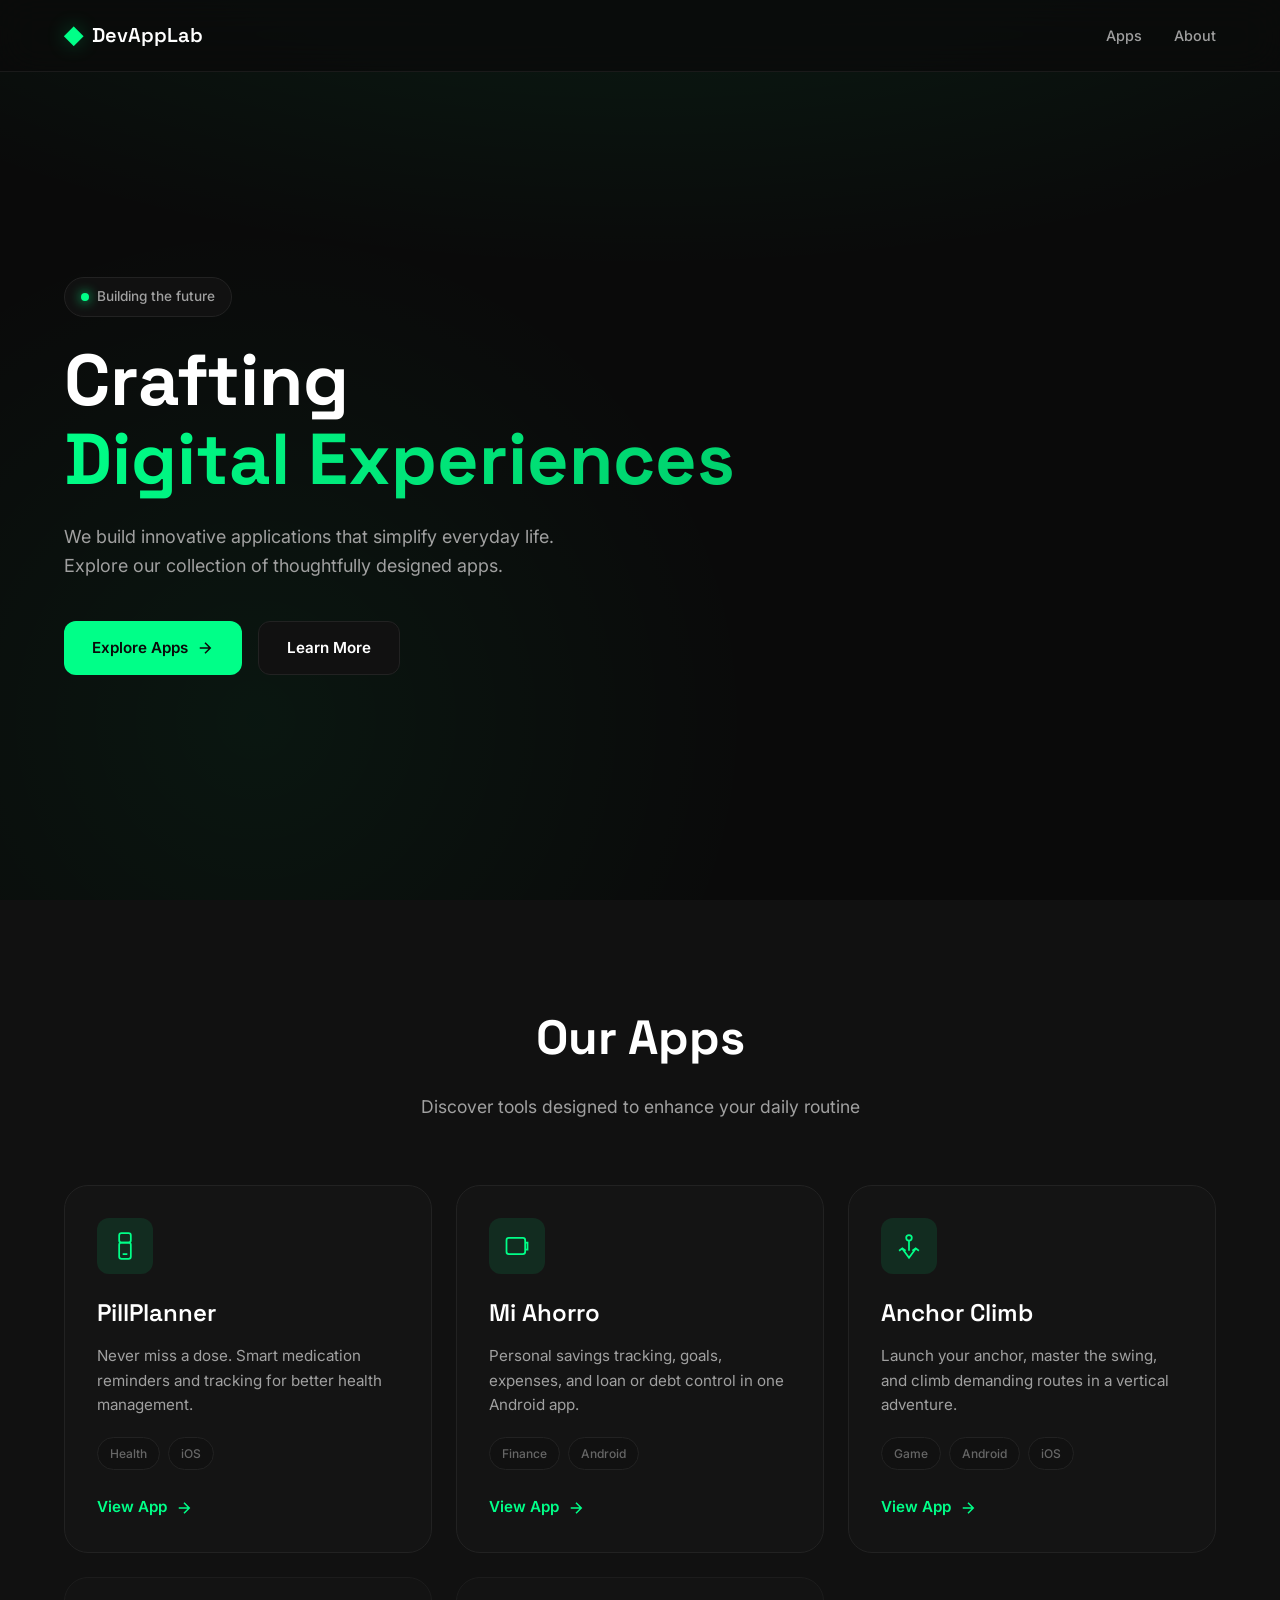
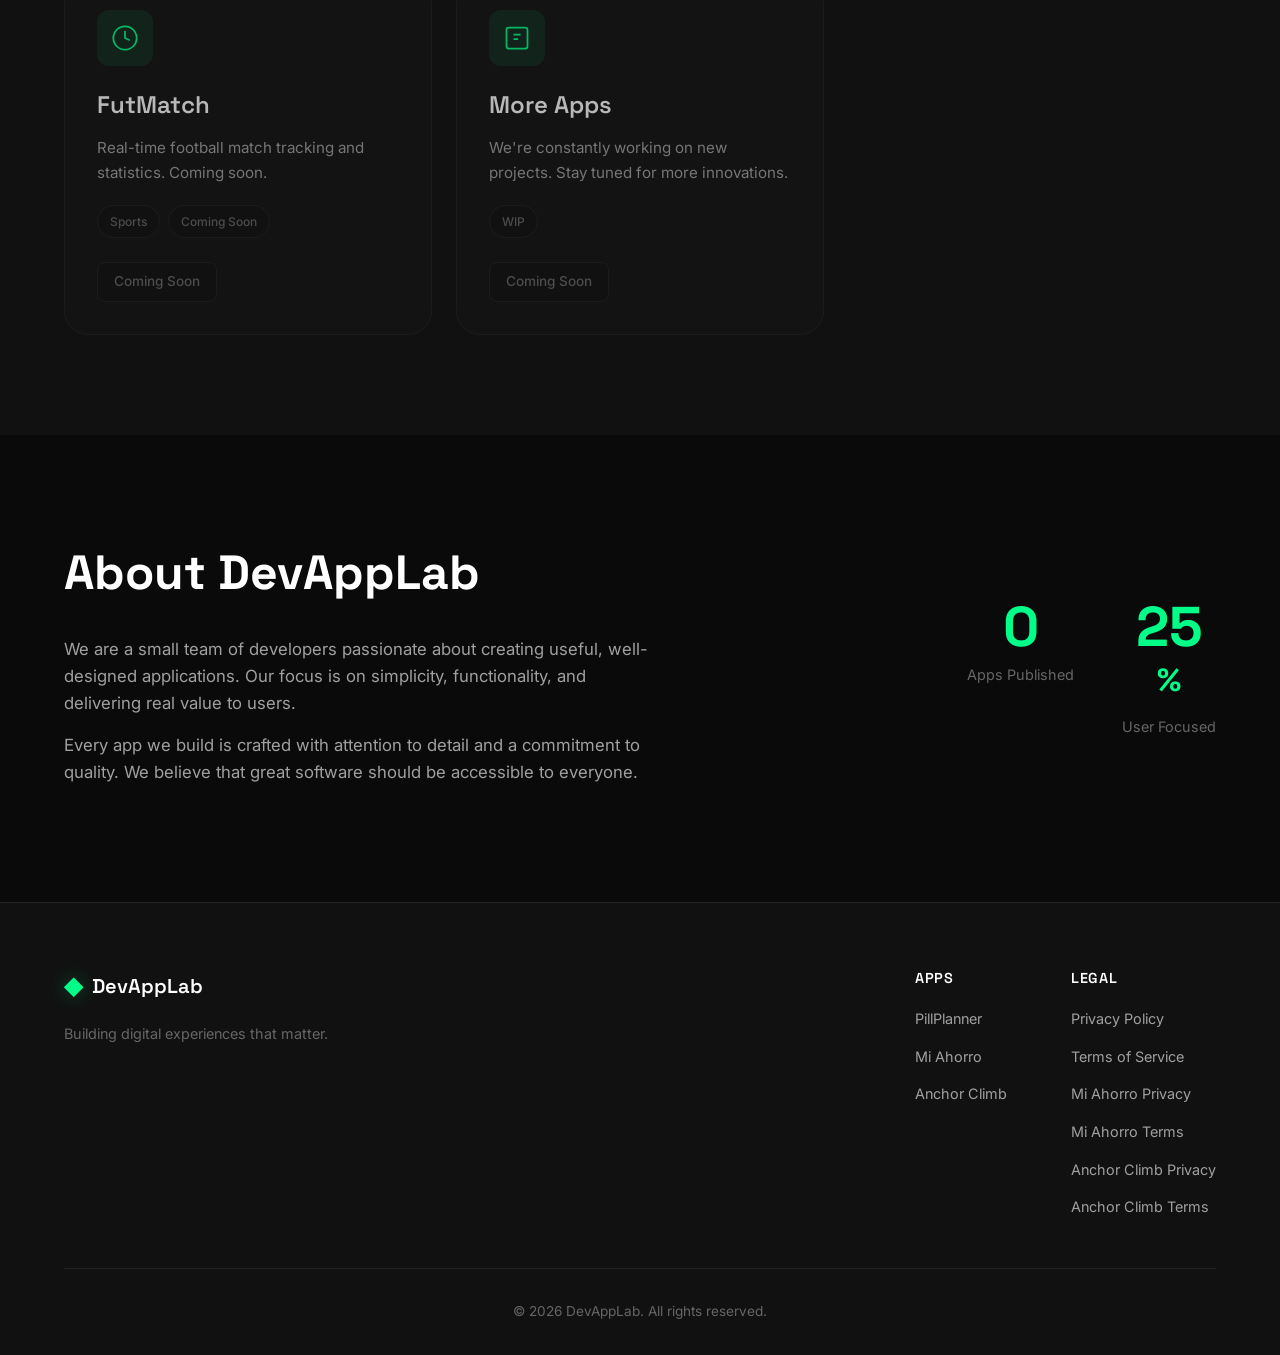
<file: docs/index.html>
<!DOCTYPE html>
<html lang="en">
<head>
    <meta charset="UTF-8">
    <meta name="viewport" content="width=device-width, initial-scale=1.0">
    <meta name="description" content="DevAppLab - Innovative apps for everyday life">
    <meta name="theme-color" content="#0a0a0a">
    <title>DevAppLab</title>
    <link rel="preconnect" href="https://fonts.googleapis.com">
    <link rel="preconnect" href="https://fonts.gstatic.com" crossorigin>
    <link href="https://fonts.googleapis.com/css2?family=Inter:wght@300;400;500;600;700&family=Space+Grotesk:wght@400;500;600;700&display=swap" rel="stylesheet">
    <link rel="stylesheet" href="css/styles.css">
</head>
<body>
    <header class="header">
        <nav class="nav container">
            <a href="/" class="logo"><span class="logo-icon">◆</span><span class="logo-text">DevAppLab</span></a>
            <ul class="nav-links"><li><a href="#apps" class="nav-link">Apps</a></li><li><a href="#about" class="nav-link">About</a></li></ul>
            <button class="nav-toggle" aria-label="Toggle navigation" aria-expanded="false"><span class="hamburger"></span></button>
        </nav>
    </header>

    <main>
        <section class="hero">
            <div class="hero-bg"></div>
            <div class="container"><div class="hero-content">
                <span class="hero-badge"><span class="badge-dot"></span>Building the future</span>
                <h1 class="hero-title"><span class="title-main">Crafting</span><span class="title-accent">Digital Experiences</span></h1>
                <p class="hero-description">We build innovative applications that simplify everyday life. Explore our collection of thoughtfully designed apps.</p>
                <div class="hero-actions">
                    <a href="#apps" class="btn btn-primary"><span>Explore Apps</span><svg class="btn-icon" viewBox="0 0 24 24" fill="none" stroke="currentColor" stroke-width="2"><path d="M5 12h14M12 5l7 7-7 7"/></svg></a>
                    <a href="#about" class="btn btn-secondary">Learn More</a>
                </div>
            </div></div>
        </section>

        <section id="apps" class="apps">
            <div class="container">
                <div class="section-header"><h2 class="section-title">Our Apps</h2><p class="section-subtitle">Discover tools designed to enhance your daily routine</p></div>
                <div class="apps-grid">
                    <article class="app-card">
                        <div class="app-card-glow"></div><div class="app-card-content">
                            <div class="app-icon"><svg viewBox="0 0 24 24" fill="none" stroke="currentColor" stroke-width="1.5"><path d="M9 1a2 2 0 0 0-2 2v4a2 2 0 0 0 2 2h6a2 2 0 0 0 2-2V3a2 2 0 0 0-2-2H9z"/><path d="M9 9a2 2 0 0 0-2 2v10a2 2 0 0 0 2 2h6a2 2 0 0 0 2-2V11a2 2 0 0 0-2-2H9z"/><path d="M10 19h4"/></svg></div>
                            <h3 class="app-name">PillPlanner</h3>
                            <p class="app-description">Never miss a dose. Smart medication reminders and tracking for better health management.</p>
                            <div class="app-tags"><span class="tag">Health</span><span class="tag">iOS</span></div>
                            <a href="apps/pillplanner/" class="app-link"><span>View App</span><svg viewBox="0 0 24 24" fill="none" stroke="currentColor" stroke-width="2"><path d="M5 12h14M12 5l7 7-7 7"/></svg></a>
                        </div>
                    </article>

                    <article class="app-card">
                        <div class="app-card-glow"></div><div class="app-card-content">
                            <div class="app-icon"><svg viewBox="0 0 24 24" fill="none" stroke="currentColor" stroke-width="1.5"><path d="M3 7a2 2 0 0 1 2-2h12a2 2 0 0 1 2 2v10a2 2 0 0 1-2 2H5a2 2 0 0 1-2-2z"/><path d="M16 12h.01"/><path d="M19 9h2v6h-2"/></svg></div>
                            <h3 class="app-name">Mi Ahorro</h3>
                            <p class="app-description">Personal savings tracking, goals, expenses, and loan or debt control in one Android app.</p>
                            <div class="app-tags"><span class="tag">Finance</span><span class="tag">Android</span></div>
                            <a href="apps/miahorro/" class="app-link"><span>View App</span><svg viewBox="0 0 24 24" fill="none" stroke="currentColor" stroke-width="2"><path d="M5 12h14M12 5l7 7-7 7"/></svg></a>
                        </div>
                    </article>

                    <article class="app-card">
                        <div class="app-card-glow"></div><div class="app-card-content">
                            <div class="app-icon"><svg viewBox="0 0 24 24" fill="none" stroke="currentColor" stroke-width="1.5"><circle cx="12" cy="5" r="2.4"/><path d="M12 7.5v8.5M6 14l6 8 6-8M3.5 16l2.8-2 2.8 2M20.5 16l-2.8-2-2.8 2"/></svg></div>
                            <h3 class="app-name">Anchor Climb</h3>
                            <p class="app-description">Launch your anchor, master the swing, and climb demanding routes in a vertical adventure.</p>
                            <div class="app-tags"><span class="tag">Game</span><span class="tag">Android</span><span class="tag">iOS</span></div>
                            <a href="apps/anchorclimb/" class="app-link"><span>View App</span><svg viewBox="0 0 24 24" fill="none" stroke="currentColor" stroke-width="2"><path d="M5 12h14M12 5l7 7-7 7"/></svg></a>
                        </div>
                    </article>

                    <article class="app-card coming-soon">
                        <div class="app-card-glow"></div><div class="app-card-content">
                            <div class="app-icon"><svg viewBox="0 0 24 24" fill="none" stroke="currentColor" stroke-width="1.5"><circle cx="12" cy="12" r="10"/><path d="M12 6v6l4 2"/></svg></div>
                            <h3 class="app-name">FutMatch</h3>
                            <p class="app-description">Real-time football match tracking and statistics. Coming soon.</p>
                            <div class="app-tags"><span class="tag">Sports</span><span class="tag">Coming Soon</span></div><span class="app-soon-badge">Coming Soon</span>
                        </div>
                    </article>

                    <article class="app-card coming-soon">
                        <div class="app-card-glow"></div><div class="app-card-content">
                            <div class="app-icon"><svg viewBox="0 0 24 24" fill="none" stroke="currentColor" stroke-width="1.5"><rect x="3" y="3" width="18" height="18" rx="2"/><path d="M9 9h6M9 13h4"/></svg></div>
                            <h3 class="app-name">More Apps</h3>
                            <p class="app-description">We're constantly working on new projects. Stay tuned for more innovations.</p>
                            <div class="app-tags"><span class="tag">WIP</span></div><span class="app-soon-badge">Coming Soon</span>
                        </div>
                    </article>
                </div>
            </div>
        </section>

        <section id="about" class="about">
            <div class="container"><div class="about-content">
                <div class="about-text"><h2 class="section-title">About DevAppLab</h2><p class="about-description">We are a small team of developers passionate about creating useful, well-designed applications. Our focus is on simplicity, functionality, and delivering real value to users.</p><p class="about-description">Every app we build is crafted with attention to detail and a commitment to quality. We believe that great software should be accessible to everyone.</p></div>
                <div class="about-stats"><div class="stat"><span class="stat-number" data-count="3">0</span><span class="stat-label">Apps Published</span></div><div class="stat"><span class="stat-number" data-count="100">0</span><span class="stat-suffix">%</span><span class="stat-label">User Focused</span></div></div>
            </div></div>
        </section>
    </main>

    <footer class="footer">
        <div class="container"><div class="footer-content">
            <div class="footer-brand"><a href="/" class="logo"><span class="logo-icon">◆</span><span class="logo-text">DevAppLab</span></a><p class="footer-tagline">Building digital experiences that matter.</p></div>
            <div class="footer-links">
                <div class="footer-column"><h4 class="footer-heading">Apps</h4><ul><li><a href="apps/pillplanner/">PillPlanner</a></li><li><a href="apps/miahorro/">Mi Ahorro</a></li><li><a href="apps/anchorclimb/">Anchor Climb</a></li></ul></div>
                <div class="footer-column"><h4 class="footer-heading">Legal</h4><ul><li><a href="apps/pillplanner/privacy.html">Privacy Policy</a></li><li><a href="apps/pillplanner/terms.html">Terms of Service</a></li><li><a href="apps/miahorro/privacy.html">Mi Ahorro Privacy</a></li><li><a href="apps/miahorro/terms.html">Mi Ahorro Terms</a></li><li><a href="apps/anchorclimb/privacy.html">Anchor Climb Privacy</a></li><li><a href="apps/anchorclimb/terms.html">Anchor Climb Terms</a></li></ul></div>
            </div>
        </div><div class="footer-bottom"><p class="copyright">&copy; 2026 DevAppLab. All rights reserved.</p></div></div>
    </footer>
    <script src="js/main.js"></script>
</body>
</html>
</file>
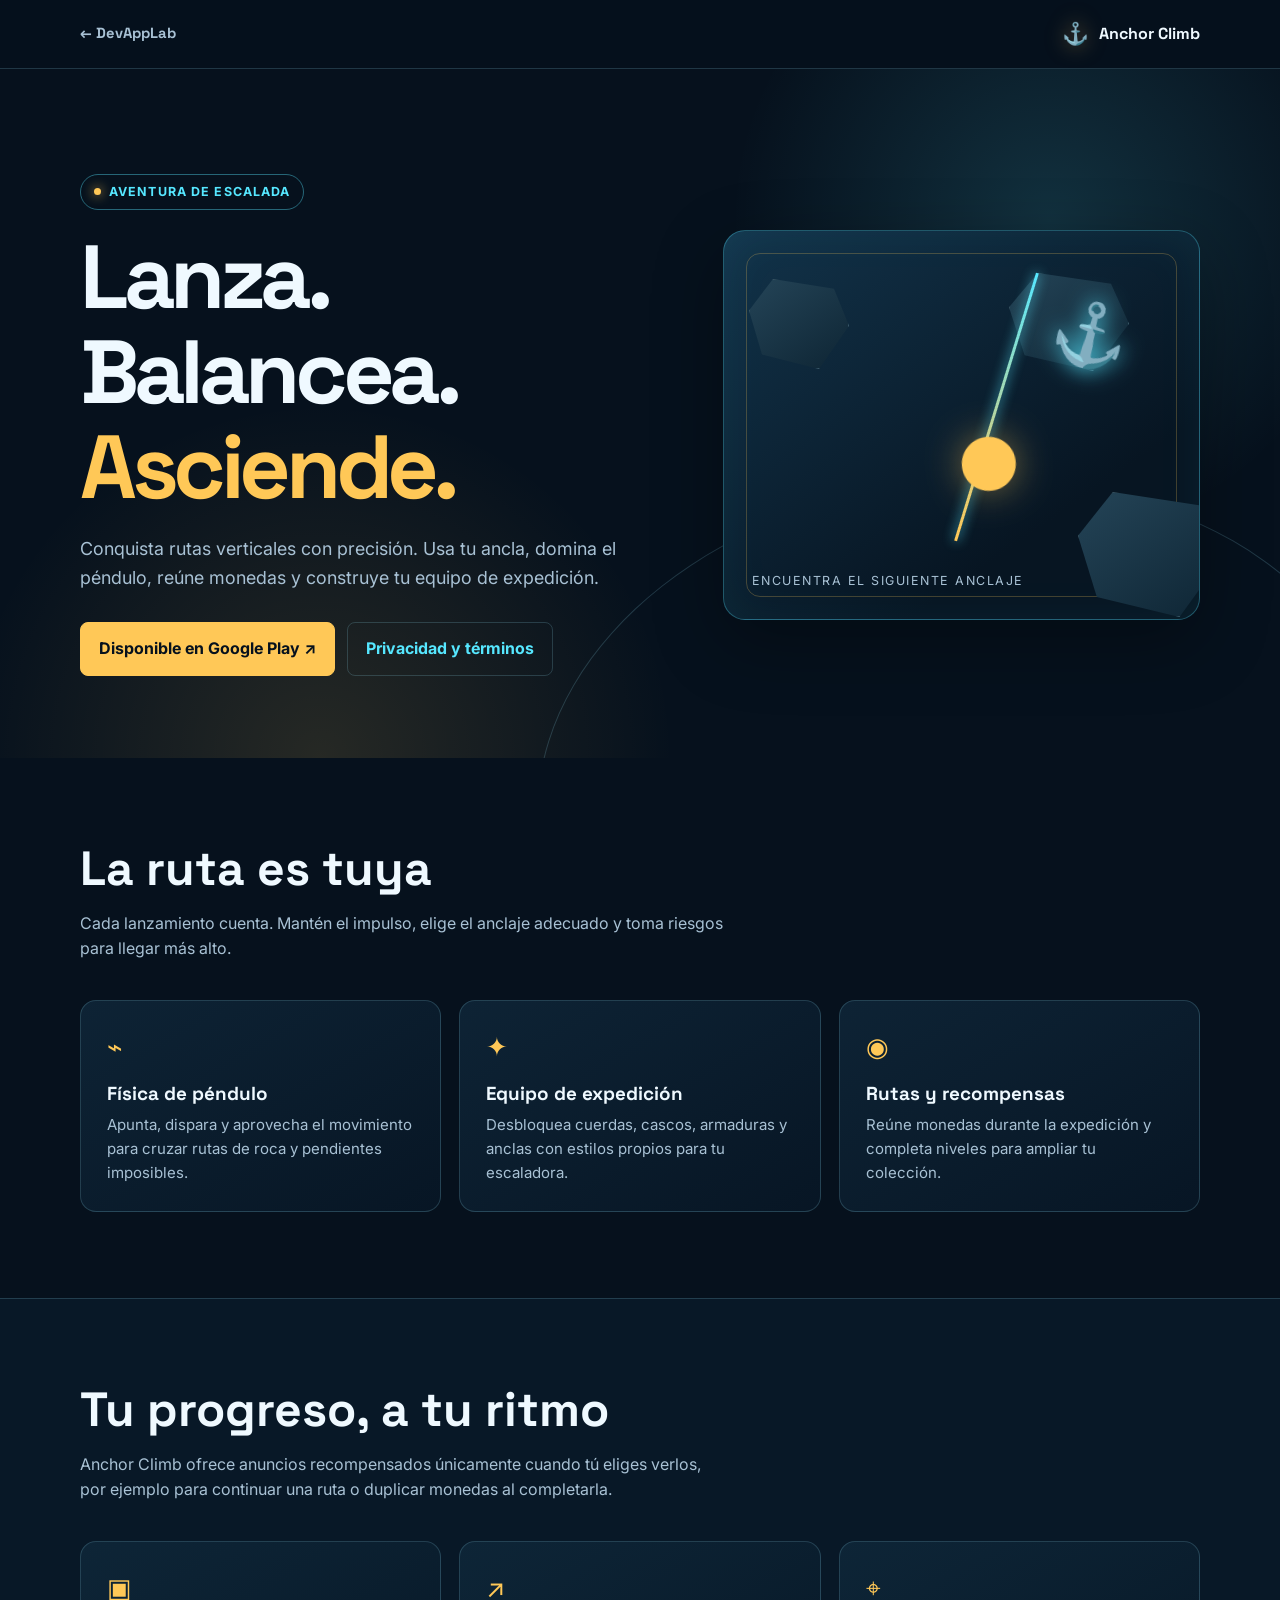
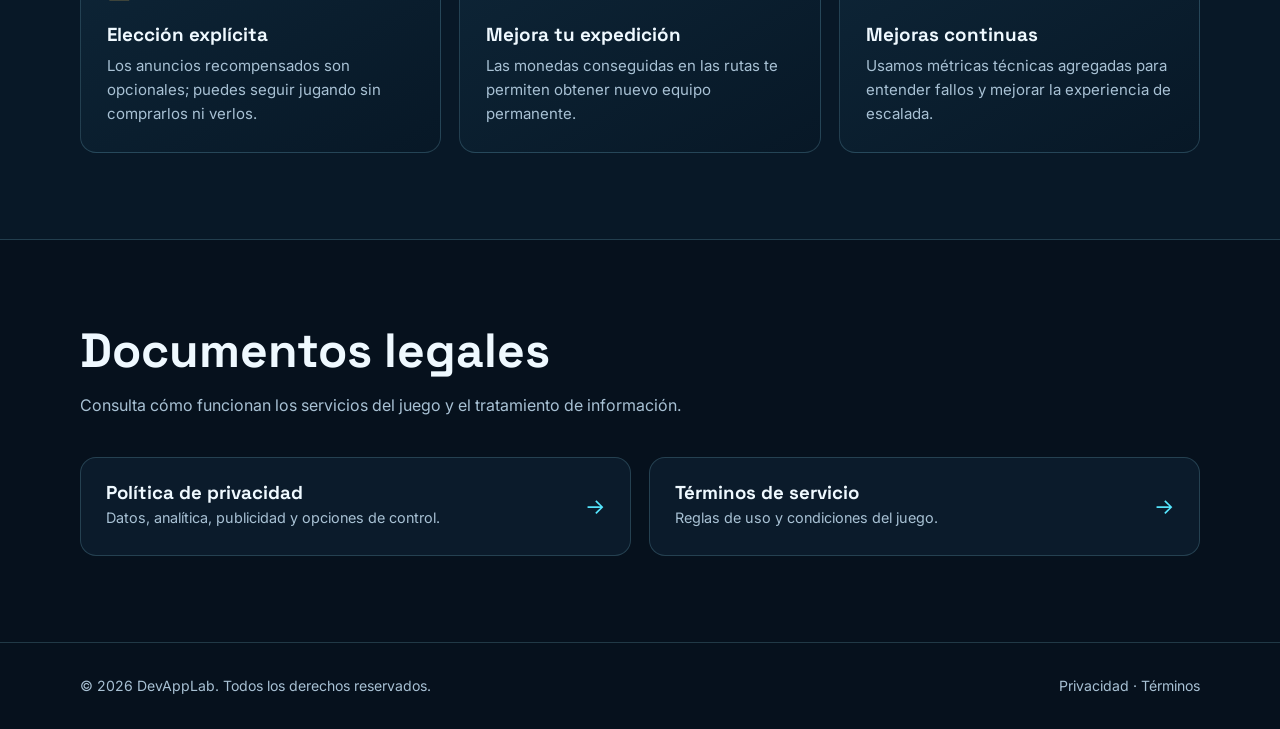
<file: docs/apps/anchorclimb/index.html>
<!doctype html>
<html lang="es">
<head>
    <meta charset="utf-8">
    <meta name="viewport" content="width=device-width, initial-scale=1, viewport-fit=cover">
    <meta name="description" content="Anchor Climb: lanza tu ancla, domina el péndulo y escala hasta la cumbre.">
    <meta name="theme-color" content="#06111d">
    <title>Anchor Climb — DevAppLab</title>
    <link rel="preconnect" href="https://fonts.googleapis.com">
    <link rel="preconnect" href="https://fonts.gstatic.com" crossorigin>
    <link href="https://fonts.googleapis.com/css2?family=Inter:wght@400;500;600;700&family=Space+Grotesk:wght@500;600;700&display=swap" rel="stylesheet">
    <link rel="stylesheet" href="css/styles.css">
</head>
<body>
    <header class="header"><nav class="nav container"><a class="back" href="../../">← DevAppLab</a><a class="brand" href="./"><span class="brand-mark">⚓</span> Anchor Climb</a></nav></header>
    <main>
        <section class="hero"><div class="container hero-grid">
            <div>
                <span class="eyebrow">Aventura de escalada</span>
                <h1>Lanza. Balancea.<br><span>Asciende.</span></h1>
                <p class="lead">Conquista rutas verticales con precisión. Usa tu ancla, domina el péndulo, reúne monedas y construye tu equipo de expedición.</p>
                <div class="actions">
                    <!-- Reemplaza GOOGLE_PLAY_URL por la URL definitiva antes de publicar. -->
                    <a class="button button-primary" href="GOOGLE_PLAY_URL">Disponible en Google Play ↗</a>
                    <a class="button button-secondary" href="#legal">Privacidad y términos</a>
                </div>
            </div>
            <div class="climb-card" aria-label="Ilustración de escalada con ancla"><div class="rock rock-a"></div><div class="rock rock-b"></div><div class="rock rock-c"></div><div class="rope"></div><div class="anchor">⚓</div><div class="climber">●</div><span class="climb-label">Encuentra el siguiente anclaje</span></div>
        </div></section>

        <section class="section"><div class="container"><div class="section-heading"><h2>La ruta es tuya</h2><p>Cada lanzamiento cuenta. Mantén el impulso, elige el anclaje adecuado y toma riesgos para llegar más alto.</p></div>
            <div class="grid">
                <article class="card"><div class="card-icon">⌁</div><h3>Física de péndulo</h3><p>Apunta, dispara y aprovecha el movimiento para cruzar rutas de roca y pendientes imposibles.</p></article>
                <article class="card"><div class="card-icon">✦</div><h3>Equipo de expedición</h3><p>Desbloquea cuerdas, cascos, armaduras y anclas con estilos propios para tu escaladora.</p></article>
                <article class="card"><div class="card-icon">◉</div><h3>Rutas y recompensas</h3><p>Reúne monedas durante la expedición y completa niveles para ampliar tu colección.</p></article>
            </div>
        </div></section>

        <section class="section section-alt"><div class="container"><div class="section-heading"><h2>Tu progreso, a tu ritmo</h2><p>Anchor Climb ofrece anuncios recompensados únicamente cuando tú eliges verlos, por ejemplo para continuar una ruta o duplicar monedas al completarla.</p></div>
            <div class="grid"><article class="card"><div class="card-icon">▣</div><h3>Elección explícita</h3><p>Los anuncios recompensados son opcionales; puedes seguir jugando sin comprarlos ni verlos.</p></article><article class="card"><div class="card-icon">↗</div><h3>Mejora tu expedición</h3><p>Las monedas conseguidas en las rutas te permiten obtener nuevo equipo permanente.</p></article><article class="card"><div class="card-icon">⌖</div><h3>Mejoras continuas</h3><p>Usamos métricas técnicas agregadas para entender fallos y mejorar la experiencia de escalada.</p></article></div>
        </div></section>

        <section id="legal" class="section"><div class="container"><div class="section-heading"><h2>Documentos legales</h2><p>Consulta cómo funcionan los servicios del juego y el tratamiento de información.</p></div>
            <div class="legal-grid"><a class="legal-card" href="privacy.html"><div><h3>Política de privacidad</h3><p>Datos, analítica, publicidad y opciones de control.</p></div><span class="arrow">→</span></a><a class="legal-card" href="terms.html"><div><h3>Términos de servicio</h3><p>Reglas de uso y condiciones del juego.</p></div><span class="arrow">→</span></a></div>
        </div></section>
    </main>
    <footer class="footer"><div class="container footer-row"><span>© 2026 DevAppLab. Todos los derechos reservados.</span><span><a href="privacy.html">Privacidad</a> · <a href="terms.html">Términos</a></span></div></footer>
</body>
</html>
</file>
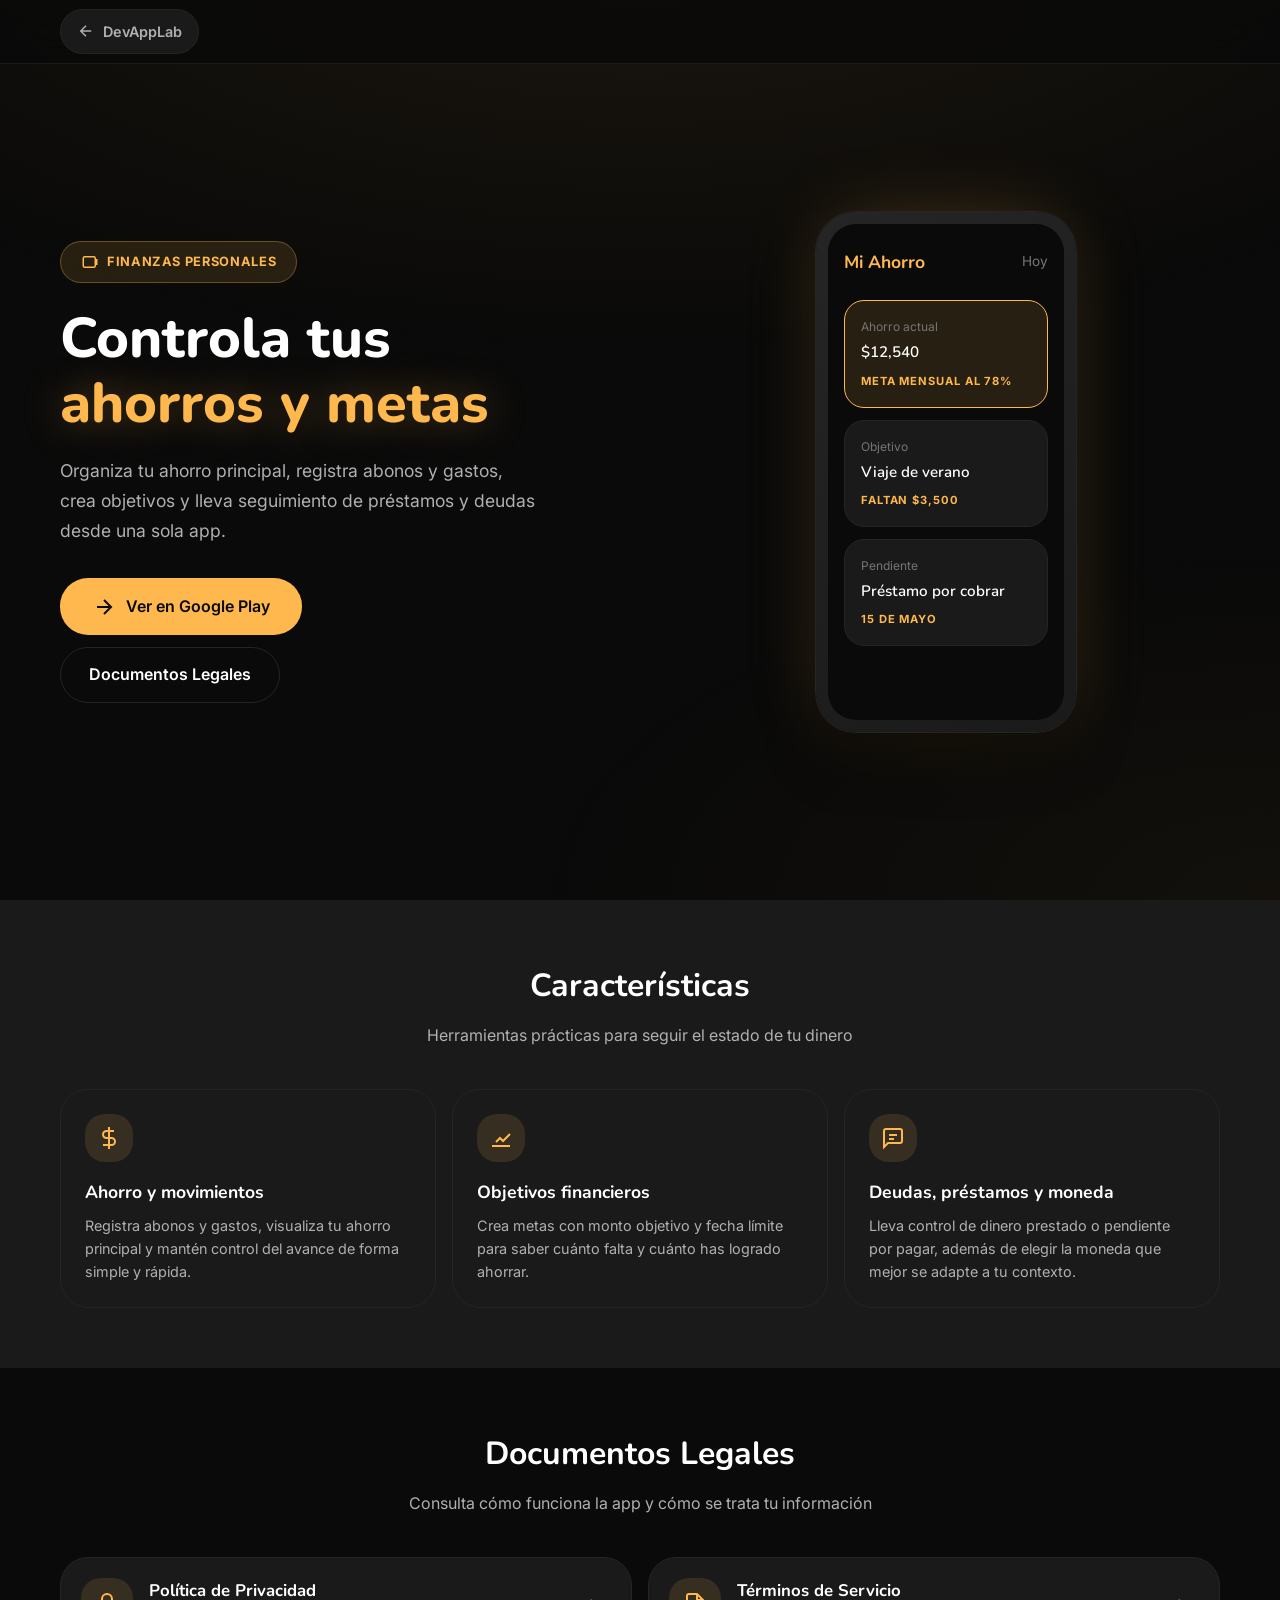
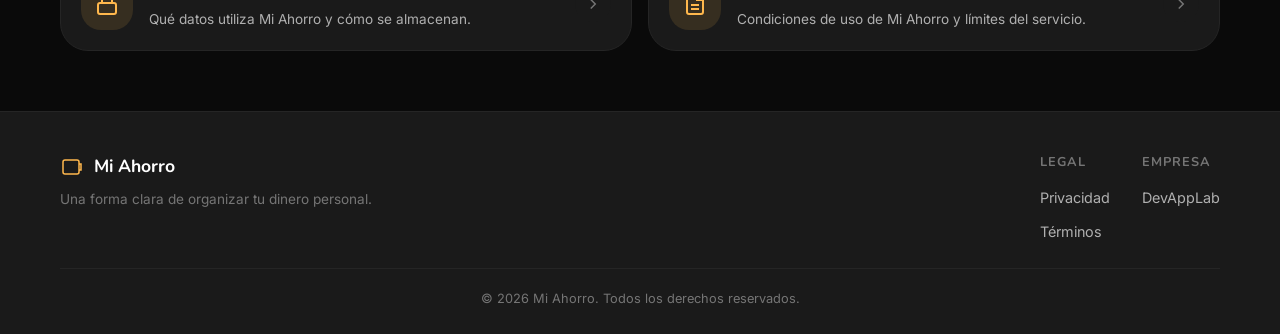
<file: docs/apps/miahorro/index.html>
<!DOCTYPE html>
<html lang="es">
<head>
    <meta charset="UTF-8">
    <meta name="viewport" content="width=device-width, initial-scale=1.0, viewport-fit=cover">
    <meta name="description" content="Mi Ahorro - App para organizar tu ahorro, metas, ingresos, gastos, préstamos y deudas desde Android">
    <meta name="theme-color" content="#0A0A0A">
    <meta name="apple-mobile-web-app-capable" content="yes">
    <meta name="apple-mobile-web-app-status-bar-style" content="black-translucent">
    <title>Mi Ahorro - Organiza tus finanzas personales</title>
    <link rel="preconnect" href="https://fonts.googleapis.com">
    <link rel="preconnect" href="https://fonts.gstatic.com" crossorigin>
    <link href="https://fonts.googleapis.com/css2?family=Nunito:wght@400;500;600;700;800&family=Inter:wght@400;500;600;700&display=swap" rel="stylesheet">
    <link rel="stylesheet" href="css/styles.css">
</head>
<body>
    <div class="page-bg"></div>

    <header class="header">
        <nav class="nav container">
            <a href="../../" class="back-link">
                <svg viewBox="0 0 24 24" fill="none" stroke="currentColor" stroke-width="2">
                    <path d="M19 12H5M12 19l-7-7 7-7"/>
                </svg>
                <span>DevAppLab</span>
            </a>
        </nav>
    </header>

    <main>
        <section class="hero">
            <div class="container">
                <div class="hero-content">
                    <span class="hero-badge">
                        <svg viewBox="0 0 24 24" fill="none" stroke="currentColor" stroke-width="2">
                            <path d="M3 7a2 2 0 0 1 2-2h12a2 2 0 0 1 2 2v10a2 2 0 0 1-2 2H5a2 2 0 0 1-2-2z"/>
                            <path d="M16 12h.01"/>
                            <path d="M19 9h2v6h-2"/>
                        </svg>
                        <span>Finanzas Personales</span>
                    </span>
                    <h1 class="hero-title">
                        <span class="title-line">Controla tus</span>
                        <span class="title-line accent">ahorros y metas</span>
                    </h1>
                    <p class="hero-description">
                        Organiza tu ahorro principal, registra abonos y gastos, crea objetivos
                        y lleva seguimiento de préstamos y deudas desde una sola app.
                    </p>
                    <div class="hero-actions">
                        <a href="https://play.google.com/store/apps/details?id=app.diegoramms.com.miahorro" class="btn btn-appstore">
                            <svg viewBox="0 0 24 24" fill="none" stroke="currentColor" stroke-width="2">
                                <path d="M5 12h14"/>
                                <path d="M12 5l7 7-7 7"/>
                            </svg>
                            <span>Ver en Google Play</span>
                        </a>
                        <a href="#legal" class="btn btn-outline">Documentos Legales</a>
                    </div>
                </div>
                <div class="hero-visual">
                    <div class="phone-mockup">
                        <div class="phone-screen">
                            <div class="app-header-mini">
                                <span class="app-name-mini">Mi Ahorro</span>
                                <span class="date-mini">Hoy</span>
                            </div>
                            <div class="medications-mini">
                                <div class="med-mini active">
                                    <div class="med-time">Ahorro actual</div>
                                    <div class="med-name">$12,540</div>
                                    <div class="med-status">Meta mensual al 78%</div>
                                </div>
                                <div class="med-mini">
                                    <div class="med-time">Objetivo</div>
                                    <div class="med-name">Viaje de verano</div>
                                    <div class="med-status">Faltan $3,500</div>
                                </div>
                                <div class="med-mini">
                                    <div class="med-time">Pendiente</div>
                                    <div class="med-name">Préstamo por cobrar</div>
                                    <div class="med-status">15 de mayo</div>
                                </div>
                            </div>
                        </div>
                    </div>
                </div>
            </div>
        </section>

        <section class="features">
            <div class="container">
                <div class="section-header">
                    <h2 class="section-title">Características</h2>
                    <p class="section-subtitle">Herramientas prácticas para seguir el estado de tu dinero</p>
                </div>
                <div class="features-grid">
                    <article class="feature-card">
                        <div class="feature-icon">
                            <svg viewBox="0 0 24 24" fill="none" stroke="currentColor" stroke-width="2">
                                <path d="M12 1v22"/>
                                <path d="M17 5H9.5a3.5 3.5 0 0 0 0 7H14.5a3.5 3.5 0 0 1 0 7H6"/>
                            </svg>
                        </div>
                        <h3 class="feature-title">Ahorro y movimientos</h3>
                        <p class="feature-description">
                            Registra abonos y gastos, visualiza tu ahorro principal y mantén control
                            del avance de forma simple y rápida.
                        </p>
                    </article>
                    <article class="feature-card">
                        <div class="feature-icon">
                            <svg viewBox="0 0 24 24" fill="none" stroke="currentColor" stroke-width="2">
                                <path d="M3 20h18"/>
                                <path d="M7 16l4-4 3 3 7-7"/>
                            </svg>
                        </div>
                        <h3 class="feature-title">Objetivos financieros</h3>
                        <p class="feature-description">
                            Crea metas con monto objetivo y fecha límite para saber cuánto falta
                            y cuánto has logrado ahorrar.
                        </p>
                    </article>
                    <article class="feature-card">
                        <div class="feature-icon">
                            <svg viewBox="0 0 24 24" fill="none" stroke="currentColor" stroke-width="2">
                                <path d="M21 15a2 2 0 0 1-2 2H7l-4 4V5a2 2 0 0 1 2-2h14a2 2 0 0 1 2 2z"/>
                                <path d="M8 9h8"/>
                                <path d="M8 13h5"/>
                            </svg>
                        </div>
                        <h3 class="feature-title">Deudas, préstamos y moneda</h3>
                        <p class="feature-description">
                            Lleva control de dinero prestado o pendiente por pagar, además de elegir
                            la moneda que mejor se adapte a tu contexto.
                        </p>
                    </article>
                </div>
            </div>
        </section>

        <section id="legal" class="legal-section">
            <div class="container">
                <div class="section-header">
                    <h2 class="section-title">Documentos Legales</h2>
                    <p class="section-subtitle">Consulta cómo funciona la app y cómo se trata tu información</p>
                </div>
                <div class="legal-grid">
                    <a href="privacy.html" class="legal-card">
                        <div class="legal-icon">
                            <svg viewBox="0 0 24 24" fill="none" stroke="currentColor" stroke-width="2">
                                <rect x="3" y="11" width="18" height="11" rx="2" ry="2"/>
                                <path d="M7 11V7a5 5 0 0 1 10 0v4"/>
                            </svg>
                        </div>
                        <div class="legal-content">
                            <h3 class="legal-title">Política de Privacidad</h3>
                            <p class="legal-description">Qué datos utiliza Mi Ahorro y cómo se almacenan.</p>
                        </div>
                        <div class="legal-arrow">
                            <svg viewBox="0 0 24 24" fill="none" stroke="currentColor" stroke-width="2">
                                <path d="M9 18l6-6-6-6"/>
                            </svg>
                        </div>
                    </a>
                    <a href="terms.html" class="legal-card">
                        <div class="legal-icon">
                            <svg viewBox="0 0 24 24" fill="none" stroke="currentColor" stroke-width="2">
                                <path d="M14 2H6a2 2 0 0 0-2 2v16a2 2 0 0 0 2 2h12a2 2 0 0 0 2-2V8z"/>
                                <polyline points="14 2 14 8 20 8"/>
                                <line x1="16" y1="13" x2="8" y2="13"/>
                                <line x1="16" y1="17" x2="8" y2="17"/>
                            </svg>
                        </div>
                        <div class="legal-content">
                            <h3 class="legal-title">Términos de Servicio</h3>
                            <p class="legal-description">Condiciones de uso de Mi Ahorro y límites del servicio.</p>
                        </div>
                        <div class="legal-arrow">
                            <svg viewBox="0 0 24 24" fill="none" stroke="currentColor" stroke-width="2">
                                <path d="M9 18l6-6-6-6"/>
                            </svg>
                        </div>
                    </a>
                </div>
            </div>
        </section>
    </main>

    <footer class="footer">
        <div class="container">
            <div class="footer-content">
                <div class="footer-brand">
                    <div class="footer-logo">
                        <svg viewBox="0 0 24 24" fill="none" stroke="currentColor" stroke-width="1.5">
                            <path d="M3 7a2 2 0 0 1 2-2h12a2 2 0 0 1 2 2v10a2 2 0 0 1-2 2H5a2 2 0 0 1-2-2z"/>
                            <path d="M16 12h.01"/>
                            <path d="M19 9h2v6h-2"/>
                        </svg>
                        <span>Mi Ahorro</span>
                    </div>
                    <p class="footer-tagline">Una forma clara de organizar tu dinero personal.</p>
                </div>
                <div class="footer-links">
                    <div class="footer-column">
                        <h4>Legal</h4>
                        <ul>
                            <li><a href="privacy.html">Privacidad</a></li>
                            <li><a href="terms.html">Términos</a></li>
                        </ul>
                    </div>
                    <div class="footer-column">
                        <h4>Empresa</h4>
                        <ul>
                            <li><a href="../../">DevAppLab</a></li>
                        </ul>
                    </div>
                </div>
            </div>
            <div class="footer-bottom">
                <p class="copyright">&copy; 2026 Mi Ahorro. Todos los derechos reservados.</p>
            </div>
        </div>
    </footer>

    <script src="js/main.js"></script>
</body>
</html>
</file>
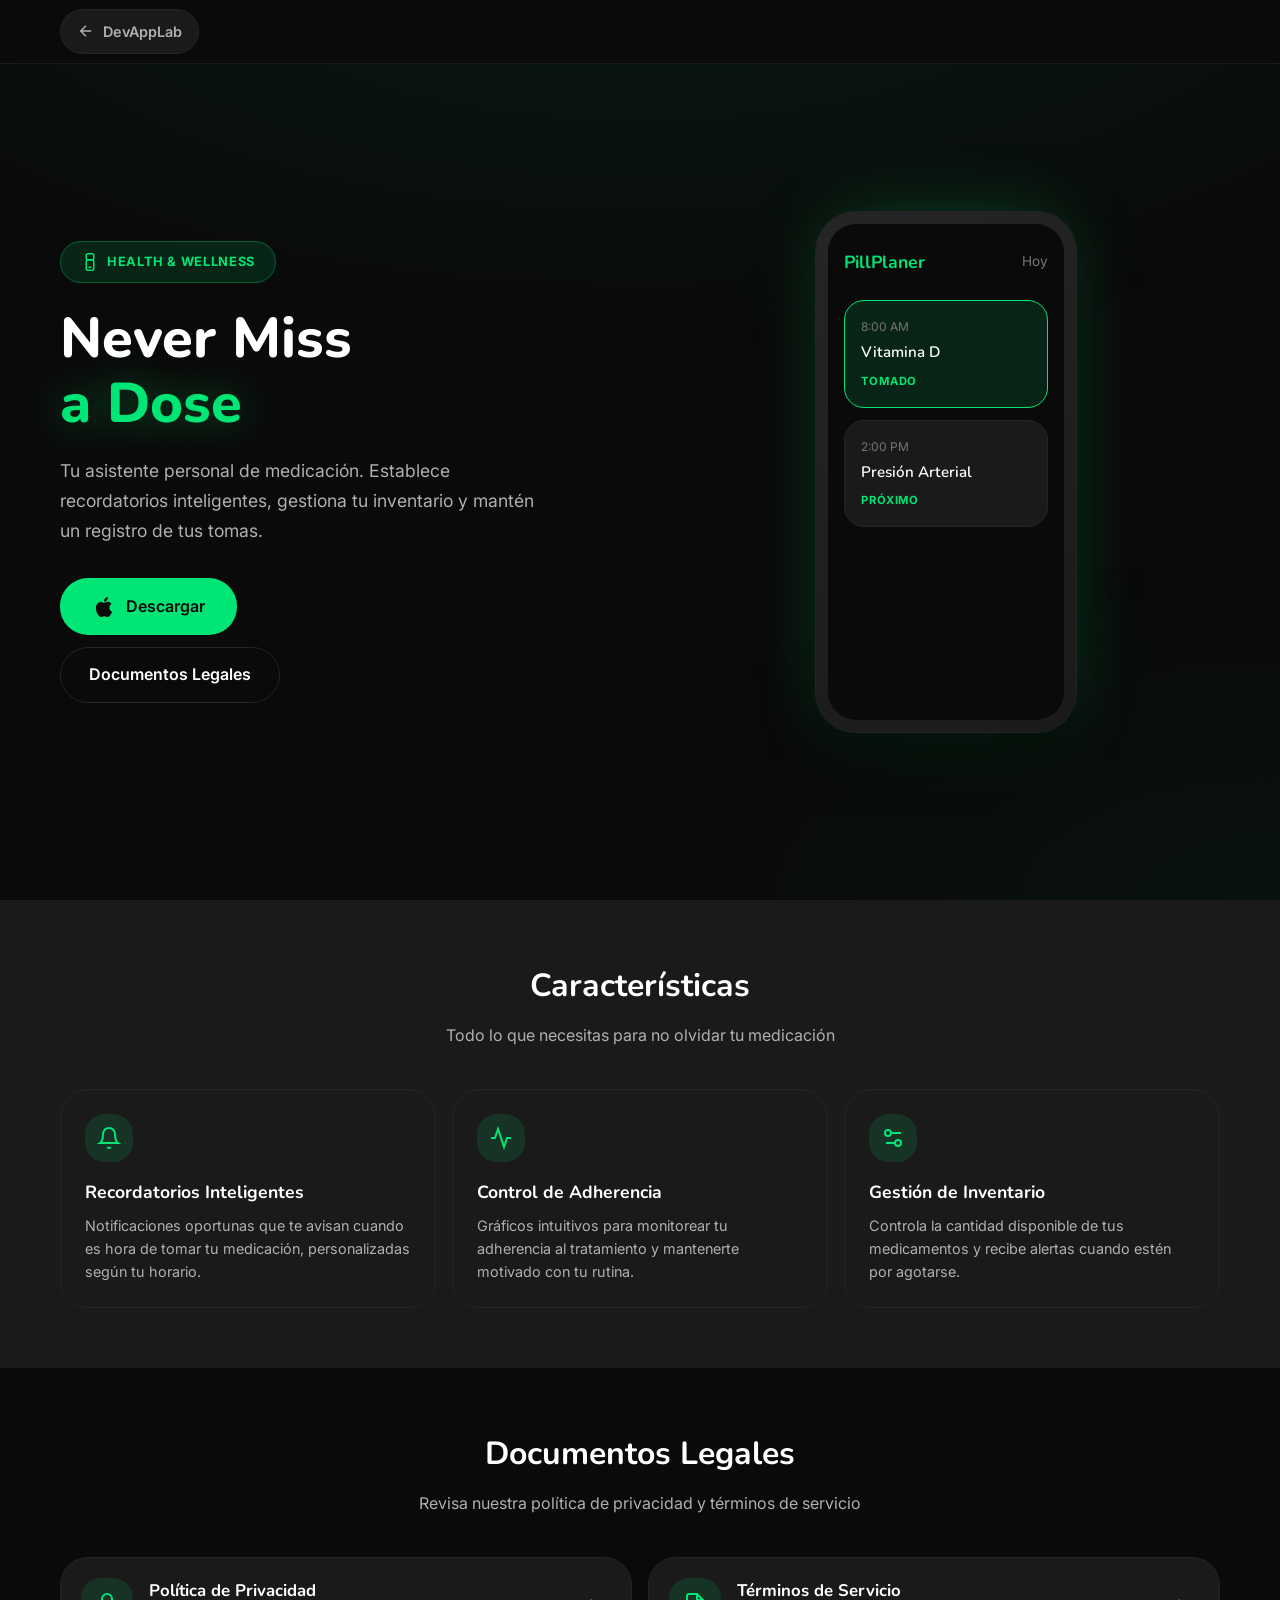
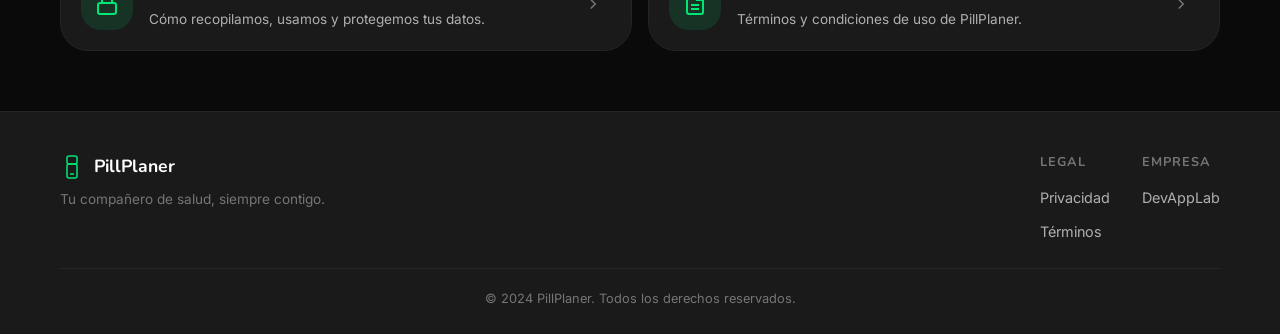
<file: docs/apps/pillplanner/index.html>
<!DOCTYPE html>
<html lang="es">
<head>
    <meta charset="UTF-8">
    <meta name="viewport" content="width=device-width, initial-scale=1.0, viewport-fit=cover">
    <meta name="description" content="PillPlaner - App de recordatorios de medicación e inventario para Android">
    <meta name="theme-color" content="#0A0A0A">
    <meta name="apple-mobile-web-app-capable" content="yes">
    <meta name="apple-mobile-web-app-status-bar-style" content="black-translucent">
    <title>PillPlaner - Never Miss a Dose</title>
    <link rel="preconnect" href="https://fonts.googleapis.com">
    <link rel="preconnect" href="https://fonts.gstatic.com" crossorigin>
    <link href="https://fonts.googleapis.com/css2?family=Nunito:wght@400;500;600;700;800&family=Inter:wght@400;500;600;700&display=swap" rel="stylesheet">
    <link rel="stylesheet" href="css/styles.css">
</head>
<body>
    <div class="page-bg"></div>
    
    <header class="header">
        <nav class="nav container">
            <a href="../../" class="back-link">
                <svg viewBox="0 0 24 24" fill="none" stroke="currentColor" stroke-width="2">
                    <path d="M19 12H5M12 19l-7-7 7-7"/>
                </svg>
                <span>DevAppLab</span>
            </a>
        </nav>
    </header>

    <main>
        <section class="hero">
            <div class="container">
                <div class="hero-content">
                    <span class="hero-badge">
                        <svg viewBox="0 0 24 24" fill="none" stroke="currentColor" stroke-width="2">
                            <path d="M9 1a2 2 0 0 0-2 2v4a2 2 0 0 0 2 2h6a2 2 0 0 0 2-2V3a2 2 0 0 0-2-2H9z"/>
                            <path d="M9 9a2 2 0 0 0-2 2v10a2 2 0 0 0 2 2h6a2 2 0 0 0 2-2V11a2 2 0 0 0-2-2H9z"/>
                            <path d="M10 19h4"/>
                        </svg>
                        <span>Health & Wellness</span>
                    </span>
                    <h1 class="hero-title">
                        <span class="title-line">Never Miss</span>
                        <span class="title-line accent">a Dose</span>
                    </h1>
                    <p class="hero-description">
                        Tu asistente personal de medicación. Establece recordatorios inteligentes, 
                        gestiona tu inventario y mantén un registro de tus tomas.
                    </p>
                    <div class="hero-actions">
                        <a href="#" class="btn btn-appstore">
                            <svg viewBox="0 0 24 24" fill="currentColor">
                                <path d="M18.71 19.5c-.83 1.24-1.71 2.45-3.05 2.47-1.34.03-1.77-.79-3.29-.79-1.53 0-2 .77-3.27.82-1.31.05-2.3-1.32-3.14-2.53C4.25 17 2.94 12.45 4.7 9.39c.87-1.52 2.43-2.48 4.12-2.51 1.28-.02 2.5.87 3.29.87.78 0 2.26-1.07 3.81-.91.65.03 2.47.26 3.64 1.98-.09.06-2.17 1.28-2.15 3.81.03 3.02 2.65 4.03 2.68 4.04-.03.07-.42 1.44-1.38 2.83M13 3.5c.73-.83 1.94-1.46 2.94-1.5.13 1.17-.34 2.35-1.04 3.19-.69.85-1.83 1.51-2.95 1.42-.15-1.15.41-2.35 1.05-3.11z"/>
                            </svg>
                            <span>Descargar</span>
                        </a>
                        <a href="#legal" class="btn btn-outline">Documentos Legales</a>
                    </div>
                </div>
                <div class="hero-visual">
                    <div class="phone-mockup">
                        <div class="phone-screen">
                            <div class="app-header-mini">
                                <span class="app-name-mini">PillPlaner</span>
                                <span class="date-mini">Hoy</span>
                            </div>
                            <div class="medications-mini">
                                <div class="med-mini active">
                                    <div class="med-time">8:00 AM</div>
                                    <div class="med-name">Vitamina D</div>
                                    <div class="med-status">Tomado</div>
                                </div>
                                <div class="med-mini">
                                    <div class="med-time">2:00 PM</div>
                                    <div class="med-name">Presión Arterial</div>
                                    <div class="med-status">Próximo</div>
                                </div>
                            </div>
                        </div>
                    </div>
                </div>
            </div>
        </section>

        <section class="features">
            <div class="container">
                <div class="section-header">
                    <h2 class="section-title">Características</h2>
                    <p class="section-subtitle">Todo lo que necesitas para no olvidar tu medicación</p>
                </div>
                <div class="features-grid">
                    <article class="feature-card">
                        <div class="feature-icon">
                            <svg viewBox="0 0 24 24" fill="none" stroke="currentColor" stroke-width="2">
                                <path d="M18 8A6 6 0 0 0 6 8c0 7-3 9-3 9h18s-3-2-3-9"/>
                                <path d="M13.73 21a2 2 0 0 1-3.46 0"/>
                            </svg>
                        </div>
                        <h3 class="feature-title">Recordatorios Inteligentes</h3>
                        <p class="feature-description">
                            Notificaciones oportunas que te avisan cuando es hora de tomar tu medicación, 
                            personalizadas según tu horario.
                        </p>
                    </article>
                    <article class="feature-card">
                        <div class="feature-icon">
                            <svg viewBox="0 0 24 24" fill="none" stroke="currentColor" stroke-width="2">
                                <path d="M22 12h-4l-3 9L9 3l-3 9H2"/>
                            </svg>
                        </div>
                        <h3 class="feature-title">Control de Adherencia</h3>
                        <p class="feature-description">
                            Gráficos intuitivos para monitorear tu adherencia al tratamiento y mantenerte 
                            motivado con tu rutina.
                        </p>
                    </article>
                    <article class="feature-card">
                        <div class="feature-icon">
                            <svg viewBox="0 0 24 24" fill="none" stroke="currentColor" stroke-width="2">
                                <path d="M20 7h-9"/>
                                <path d="M14 17H5"/>
                                <circle cx="17" cy="17" r="3"/>
                                <circle cx="7" cy="7" r="3"/>
                            </svg>
                        </div>
                        <h3 class="feature-title">Gestión de Inventario</h3>
                        <p class="feature-description">
                            Controla la cantidad disponible de tus medicamentos y recibe alertas cuando 
                            estén por agotarse.
                        </p>
                    </article>
                </div>
            </div>
        </section>

        <section id="legal" class="legal-section">
            <div class="container">
                <div class="section-header">
                    <h2 class="section-title">Documentos Legales</h2>
                    <p class="section-subtitle">Revisa nuestra política de privacidad y términos de servicio</p>
                </div>
                <div class="legal-grid">
                    <a href="privacy.html" class="legal-card">
                        <div class="legal-icon">
                            <svg viewBox="0 0 24 24" fill="none" stroke="currentColor" stroke-width="2">
                                <rect x="3" y="11" width="18" height="11" rx="2" ry="2"/>
                                <path d="M7 11V7a5 5 0 0 1 10 0v4"/>
                            </svg>
                        </div>
                        <div class="legal-content">
                            <h3 class="legal-title">Política de Privacidad</h3>
                            <p class="legal-description">Cómo recopilamos, usamos y protegemos tus datos.</p>
                        </div>
                        <div class="legal-arrow">
                            <svg viewBox="0 0 24 24" fill="none" stroke="currentColor" stroke-width="2">
                                <path d="M9 18l6-6-6-6"/>
                            </svg>
                        </div>
                    </a>
                    <a href="terms.html" class="legal-card">
                        <div class="legal-icon">
                            <svg viewBox="0 0 24 24" fill="none" stroke="currentColor" stroke-width="2">
                                <path d="M14 2H6a2 2 0 0 0-2 2v16a2 2 0 0 0 2 2h12a2 2 0 0 0 2-2V8z"/>
                                <polyline points="14 2 14 8 20 8"/>
                                <line x1="16" y1="13" x2="8" y2="13"/>
                                <line x1="16" y1="17" x2="8" y2="17"/>
                            </svg>
                        </div>
                        <div class="legal-content">
                            <h3 class="legal-title">Términos de Servicio</h3>
                            <p class="legal-description">Términos y condiciones de uso de PillPlaner.</p>
                        </div>
                        <div class="legal-arrow">
                            <svg viewBox="0 0 24 24" fill="none" stroke="currentColor" stroke-width="2">
                                <path d="M9 18l6-6-6-6"/>
                            </svg>
                        </div>
                    </a>
                </div>
            </div>
        </section>
    </main>

    <footer class="footer">
        <div class="container">
            <div class="footer-content">
                <div class="footer-brand">
                    <div class="footer-logo">
                        <svg viewBox="0 0 24 24" fill="none" stroke="currentColor" stroke-width="1.5">
                            <path d="M9 1a2 2 0 0 0-2 2v4a2 2 0 0 0 2 2h6a2 2 0 0 0 2-2V3a2 2 0 0 0-2-2H9z"/>
                            <path d="M9 9a2 2 0 0 0-2 2v10a2 2 0 0 0 2 2h6a2 2 0 0 0 2-2V11a2 2 0 0 0-2-2H9z"/>
                            <path d="M10 19h4"/>
                        </svg>
                        <span>PillPlaner</span>
                    </div>
                    <p class="footer-tagline">Tu compañero de salud, siempre contigo.</p>
                </div>
                <div class="footer-links">
                    <div class="footer-column">
                        <h4>Legal</h4>
                        <ul>
                            <li><a href="privacy.html">Privacidad</a></li>
                            <li><a href="terms.html">Términos</a></li>
                        </ul>
                    </div>
                    <div class="footer-column">
                        <h4>Empresa</h4>
                        <ul>
                            <li><a href="../../">DevAppLab</a></li>
                        </ul>
                    </div>
                </div>
            </div>
            <div class="footer-bottom">
                <p class="copyright">&copy; 2024 PillPlaner. Todos los derechos reservados.</p>
            </div>
        </div>
    </footer>

    <script src="js/main.js"></script>
</body>
</html>
</file>
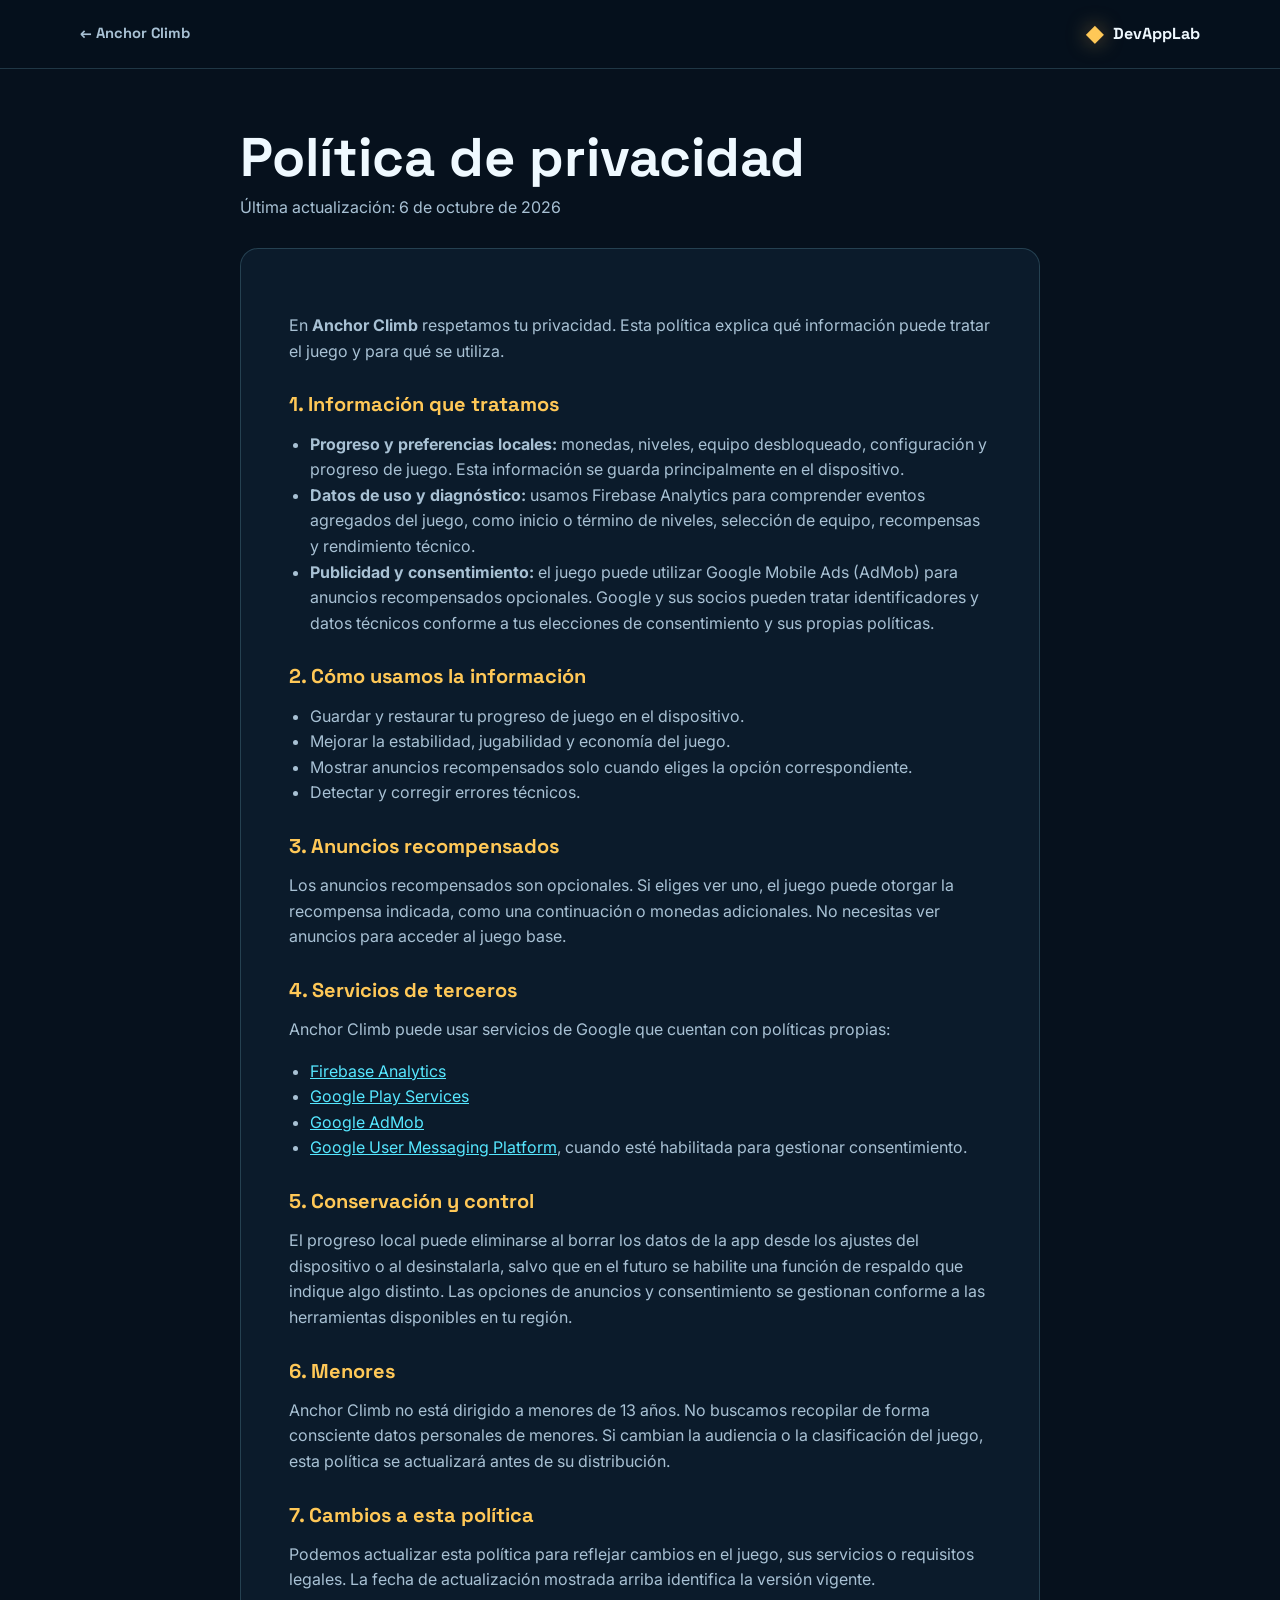
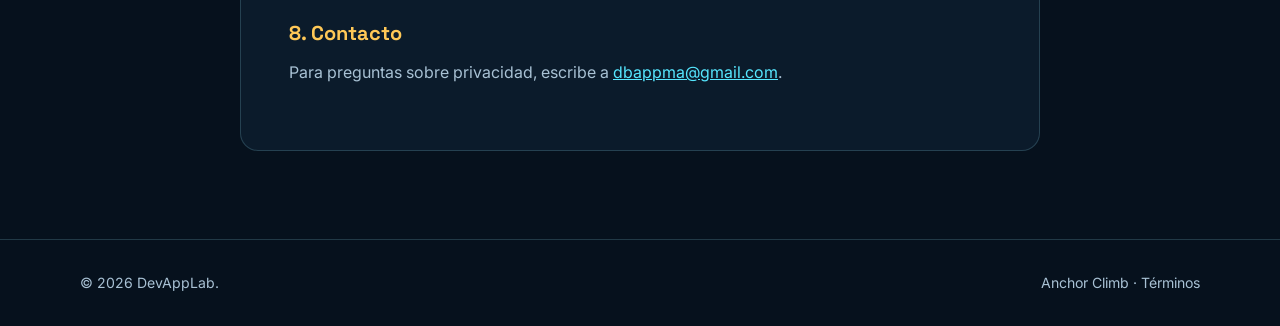
<file: docs/apps/anchorclimb/privacy.html>
<!doctype html>
<html lang="es">
<head>
    <meta charset="utf-8"><meta name="viewport" content="width=device-width, initial-scale=1, viewport-fit=cover"><meta name="description" content="Política de privacidad de Anchor Climb."><meta name="theme-color" content="#06111d"><title>Política de privacidad — Anchor Climb</title>
    <link rel="preconnect" href="https://fonts.googleapis.com"><link rel="preconnect" href="https://fonts.gstatic.com" crossorigin><link href="https://fonts.googleapis.com/css2?family=Inter:wght@400;500;600;700&family=Space+Grotesk:wght@500;600;700&display=swap" rel="stylesheet"><link rel="stylesheet" href="css/styles.css">
</head>
<body>
    <header class="header"><nav class="nav container"><a class="back" href="./">← Anchor Climb</a><a class="brand" href="../../"><span class="brand-mark">◆</span> DevAppLab</a></nav></header>
    <main class="legal-page"><div class="container legal-wrap"><div class="legal-title"><h1>Política de privacidad</h1><p>Última actualización: 6 de octubre de 2026</p></div><article class="legal-content">
        <p>En <strong>Anchor Climb</strong> respetamos tu privacidad. Esta política explica qué información puede tratar el juego y para qué se utiliza.</p>
        <h2>1. Información que tratamos</h2>
        <ul><li><strong>Progreso y preferencias locales:</strong> monedas, niveles, equipo desbloqueado, configuración y progreso de juego. Esta información se guarda principalmente en el dispositivo.</li><li><strong>Datos de uso y diagnóstico:</strong> usamos Firebase Analytics para comprender eventos agregados del juego, como inicio o término de niveles, selección de equipo, recompensas y rendimiento técnico.</li><li><strong>Publicidad y consentimiento:</strong> el juego puede utilizar Google Mobile Ads (AdMob) para anuncios recompensados opcionales. Google y sus socios pueden tratar identificadores y datos técnicos conforme a tus elecciones de consentimiento y sus propias políticas.</li></ul>
        <h2>2. Cómo usamos la información</h2>
        <ul><li>Guardar y restaurar tu progreso de juego en el dispositivo.</li><li>Mejorar la estabilidad, jugabilidad y economía del juego.</li><li>Mostrar anuncios recompensados solo cuando eliges la opción correspondiente.</li><li>Detectar y corregir errores técnicos.</li></ul>
        <h2>3. Anuncios recompensados</h2>
        <p>Los anuncios recompensados son opcionales. Si eliges ver uno, el juego puede otorgar la recompensa indicada, como una continuación o monedas adicionales. No necesitas ver anuncios para acceder al juego base.</p>
        <h2>4. Servicios de terceros</h2>
        <p>Anchor Climb puede usar servicios de Google que cuentan con políticas propias:</p>
        <ul><li><a href="https://firebase.google.com/support/privacy">Firebase Analytics</a></li><li><a href="https://policies.google.com/privacy">Google Play Services</a></li><li><a href="https://support.google.com/admob/answer/6128543">Google AdMob</a></li><li><a href="https://developers.google.com/admob/android/privacy">Google User Messaging Platform</a>, cuando esté habilitada para gestionar consentimiento.</li></ul>
        <h2>5. Conservación y control</h2>
        <p>El progreso local puede eliminarse al borrar los datos de la app desde los ajustes del dispositivo o al desinstalarla, salvo que en el futuro se habilite una función de respaldo que indique algo distinto. Las opciones de anuncios y consentimiento se gestionan conforme a las herramientas disponibles en tu región.</p>
        <h2>6. Menores</h2>
        <p>Anchor Climb no está dirigido a menores de 13 años. No buscamos recopilar de forma consciente datos personales de menores. Si cambian la audiencia o la clasificación del juego, esta política se actualizará antes de su distribución.</p>
        <h2>7. Cambios a esta política</h2>
        <p>Podemos actualizar esta política para reflejar cambios en el juego, sus servicios o requisitos legales. La fecha de actualización mostrada arriba identifica la versión vigente.</p>
        <h2>8. Contacto</h2>
        <p>Para preguntas sobre privacidad, escribe a <a href="mailto:dbappma@gmail.com">dbappma@gmail.com</a>.</p>
    </article></div></main>
    <footer class="footer"><div class="container footer-row"><span>© 2026 DevAppLab.</span><span><a href="./">Anchor Climb</a> · <a href="terms.html">Términos</a></span></div></footer>
</body></html>
</file>
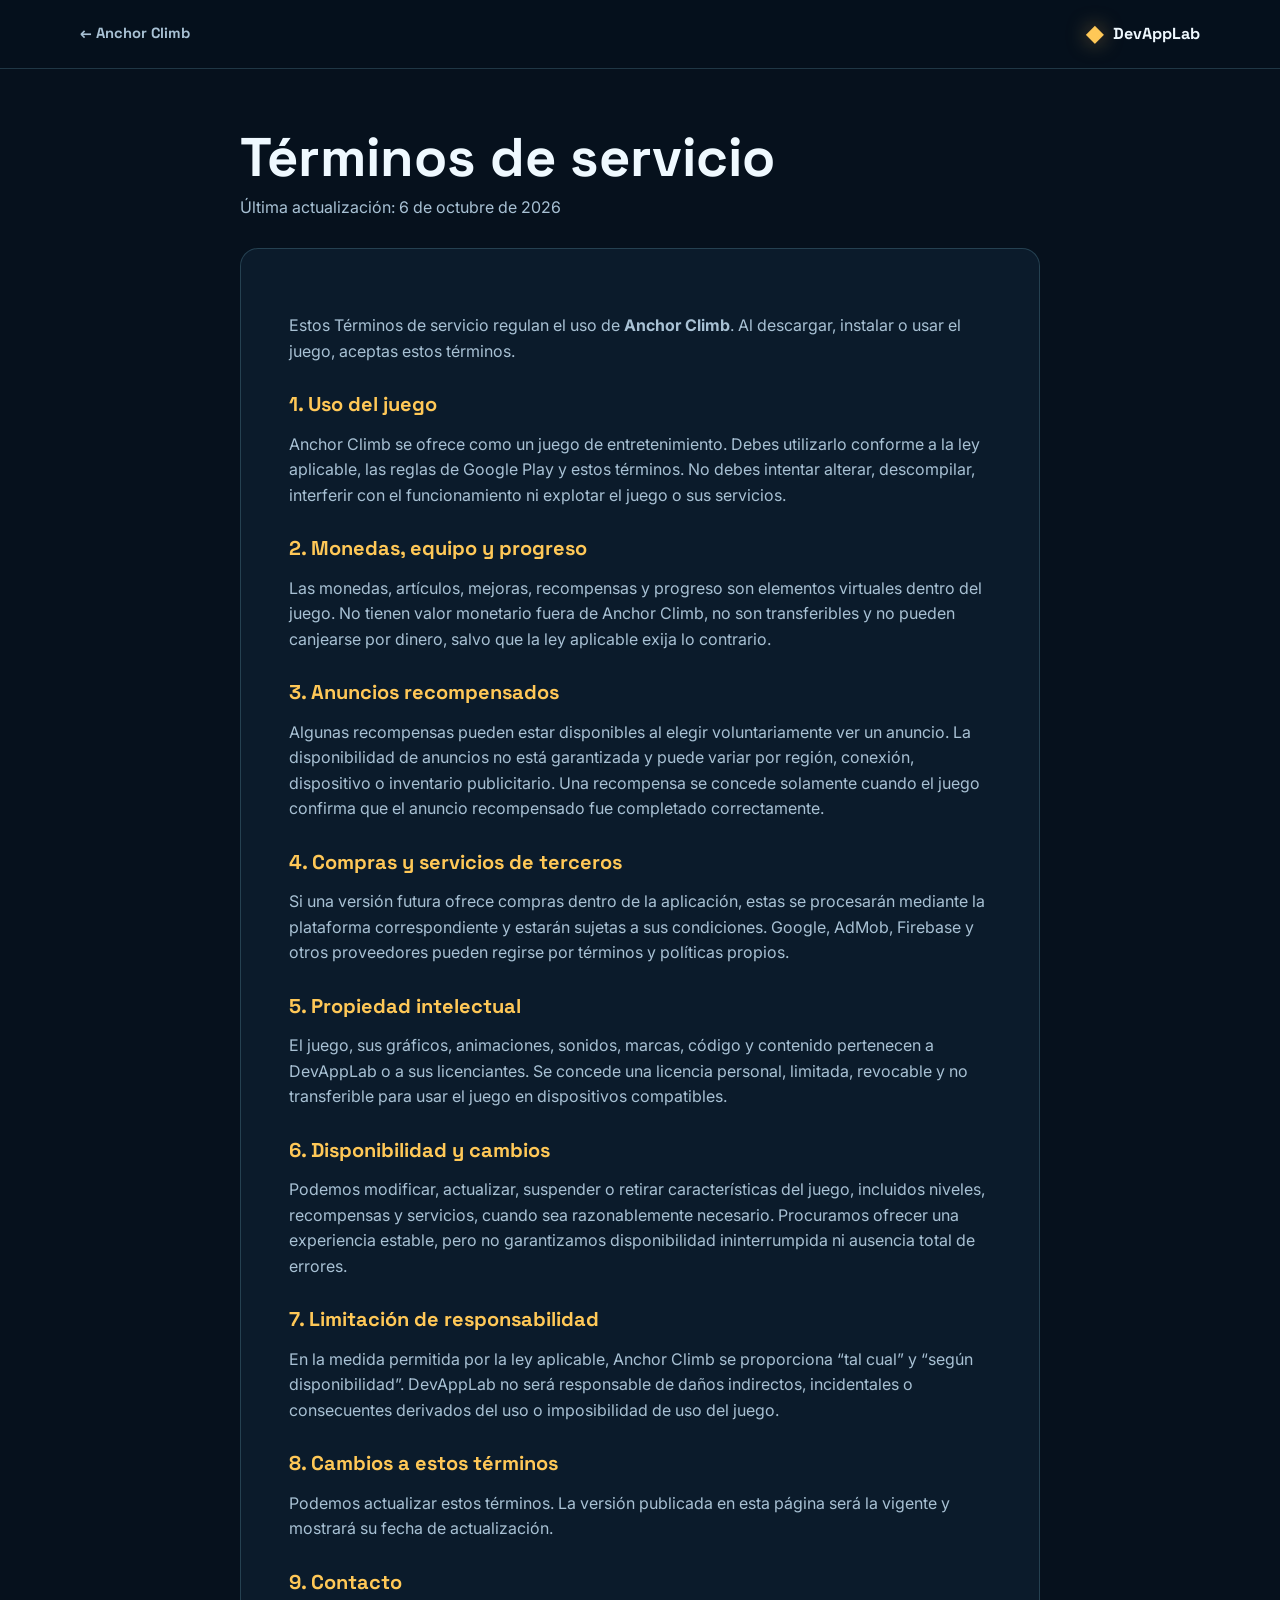
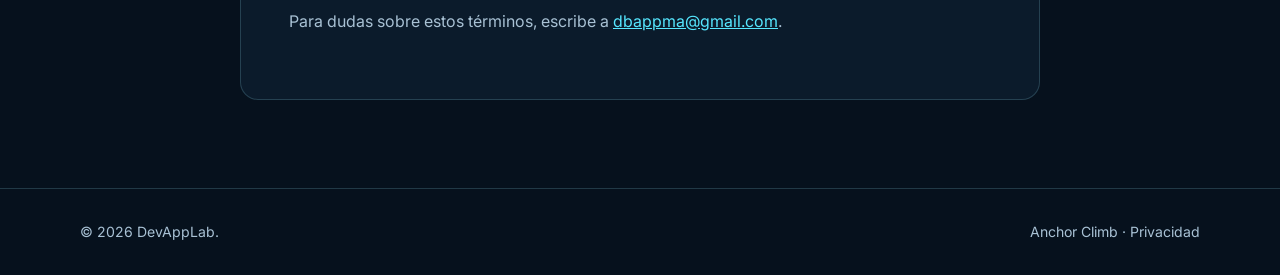
<file: docs/apps/anchorclimb/terms.html>
<!doctype html>
<html lang="es">
<head>
    <meta charset="utf-8"><meta name="viewport" content="width=device-width, initial-scale=1, viewport-fit=cover"><meta name="description" content="Términos de servicio de Anchor Climb."><meta name="theme-color" content="#06111d"><title>Términos de servicio — Anchor Climb</title>
    <link rel="preconnect" href="https://fonts.googleapis.com"><link rel="preconnect" href="https://fonts.gstatic.com" crossorigin><link href="https://fonts.googleapis.com/css2?family=Inter:wght@400;500;600;700&family=Space+Grotesk:wght@500;600;700&display=swap" rel="stylesheet"><link rel="stylesheet" href="css/styles.css">
</head>
<body>
    <header class="header"><nav class="nav container"><a class="back" href="./">← Anchor Climb</a><a class="brand" href="../../"><span class="brand-mark">◆</span> DevAppLab</a></nav></header>
    <main class="legal-page"><div class="container legal-wrap"><div class="legal-title"><h1>Términos de servicio</h1><p>Última actualización: 6 de octubre de 2026</p></div><article class="legal-content">
        <p>Estos Términos de servicio regulan el uso de <strong>Anchor Climb</strong>. Al descargar, instalar o usar el juego, aceptas estos términos.</p>
        <h2>1. Uso del juego</h2><p>Anchor Climb se ofrece como un juego de entretenimiento. Debes utilizarlo conforme a la ley aplicable, las reglas de Google Play y estos términos. No debes intentar alterar, descompilar, interferir con el funcionamiento ni explotar el juego o sus servicios.</p>
        <h2>2. Monedas, equipo y progreso</h2><p>Las monedas, artículos, mejoras, recompensas y progreso son elementos virtuales dentro del juego. No tienen valor monetario fuera de Anchor Climb, no son transferibles y no pueden canjearse por dinero, salvo que la ley aplicable exija lo contrario.</p>
        <h2>3. Anuncios recompensados</h2><p>Algunas recompensas pueden estar disponibles al elegir voluntariamente ver un anuncio. La disponibilidad de anuncios no está garantizada y puede variar por región, conexión, dispositivo o inventario publicitario. Una recompensa se concede solamente cuando el juego confirma que el anuncio recompensado fue completado correctamente.</p>
        <h2>4. Compras y servicios de terceros</h2><p>Si una versión futura ofrece compras dentro de la aplicación, estas se procesarán mediante la plataforma correspondiente y estarán sujetas a sus condiciones. Google, AdMob, Firebase y otros proveedores pueden regirse por términos y políticas propios.</p>
        <h2>5. Propiedad intelectual</h2><p>El juego, sus gráficos, animaciones, sonidos, marcas, código y contenido pertenecen a DevAppLab o a sus licenciantes. Se concede una licencia personal, limitada, revocable y no transferible para usar el juego en dispositivos compatibles.</p>
        <h2>6. Disponibilidad y cambios</h2><p>Podemos modificar, actualizar, suspender o retirar características del juego, incluidos niveles, recompensas y servicios, cuando sea razonablemente necesario. Procuramos ofrecer una experiencia estable, pero no garantizamos disponibilidad ininterrumpida ni ausencia total de errores.</p>
        <h2>7. Limitación de responsabilidad</h2><p>En la medida permitida por la ley aplicable, Anchor Climb se proporciona “tal cual” y “según disponibilidad”. DevAppLab no será responsable de daños indirectos, incidentales o consecuentes derivados del uso o imposibilidad de uso del juego.</p>
        <h2>8. Cambios a estos términos</h2><p>Podemos actualizar estos términos. La versión publicada en esta página será la vigente y mostrará su fecha de actualización.</p>
        <h2>9. Contacto</h2><p>Para dudas sobre estos términos, escribe a <a href="mailto:dbappma@gmail.com">dbappma@gmail.com</a>.</p>
    </article></div></main>
    <footer class="footer"><div class="container footer-row"><span>© 2026 DevAppLab.</span><span><a href="./">Anchor Climb</a> · <a href="privacy.html">Privacidad</a></span></div></footer>
</body></html>
</file>
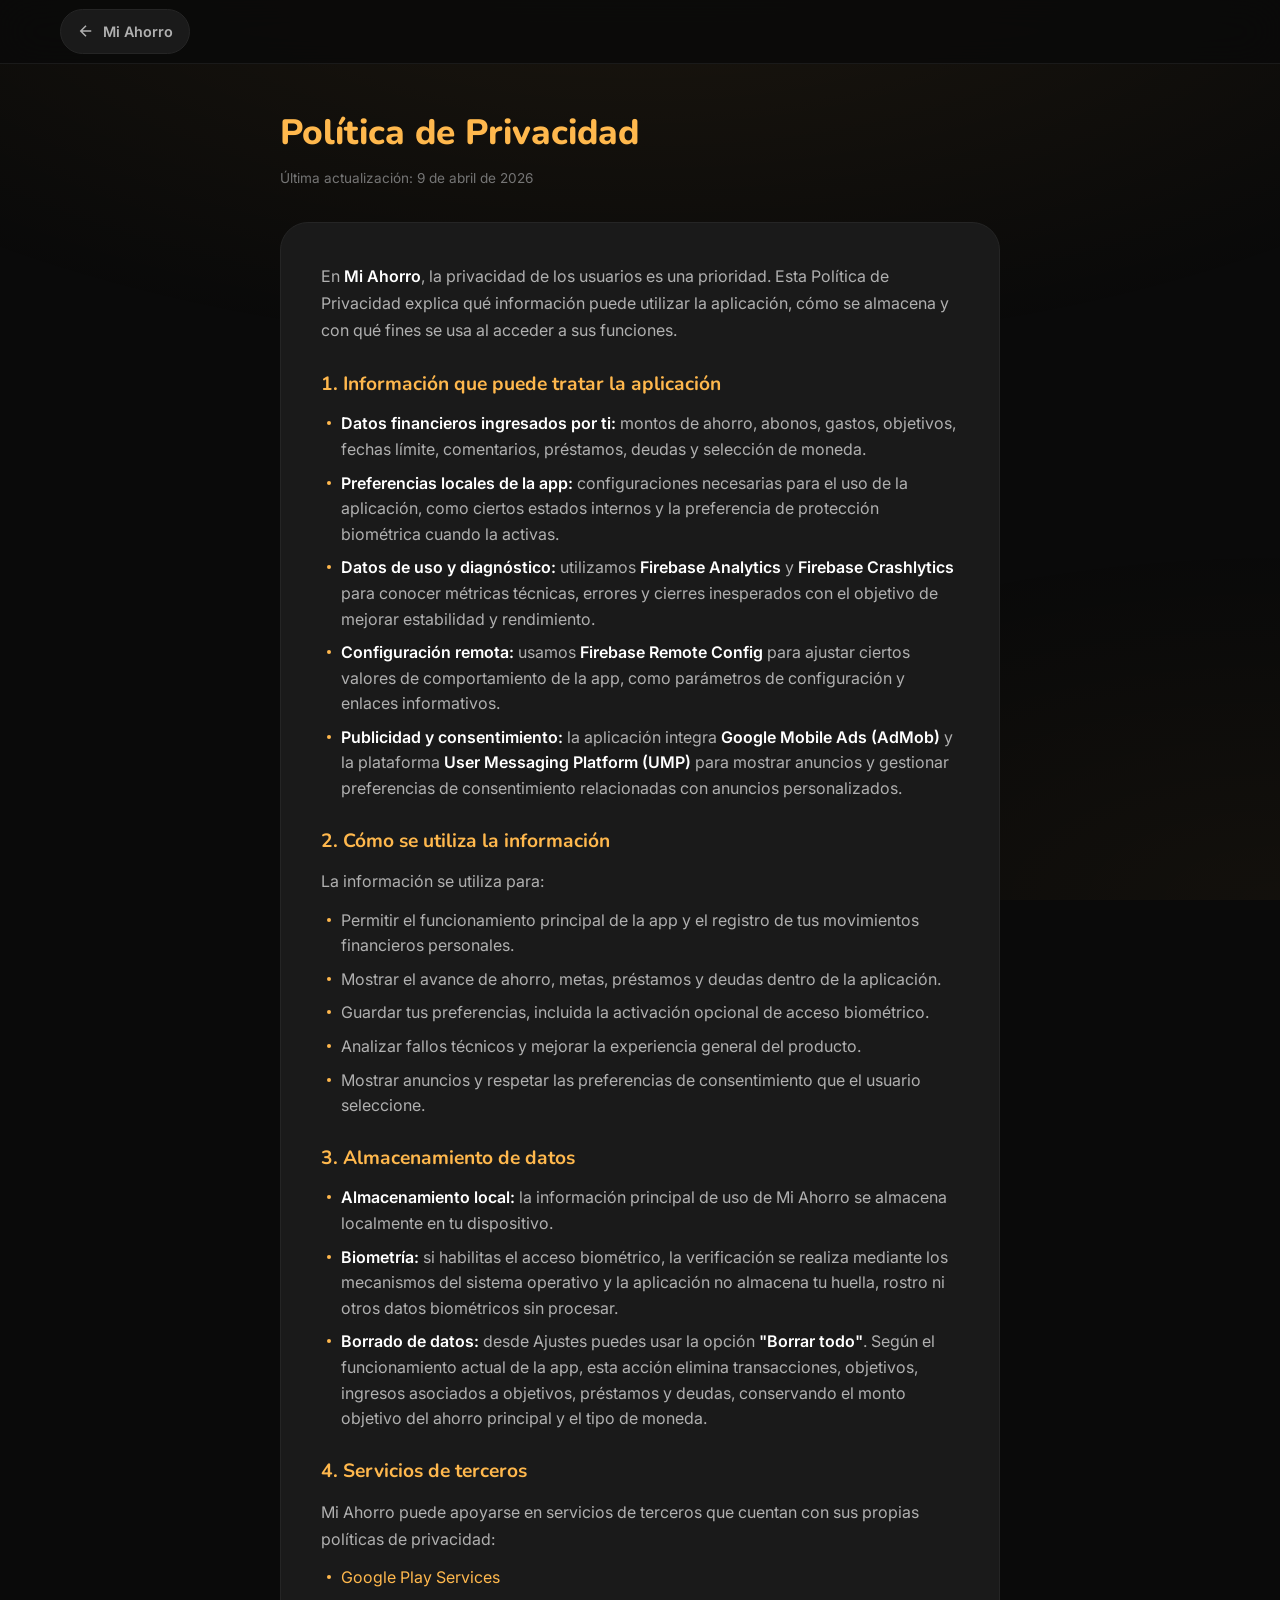
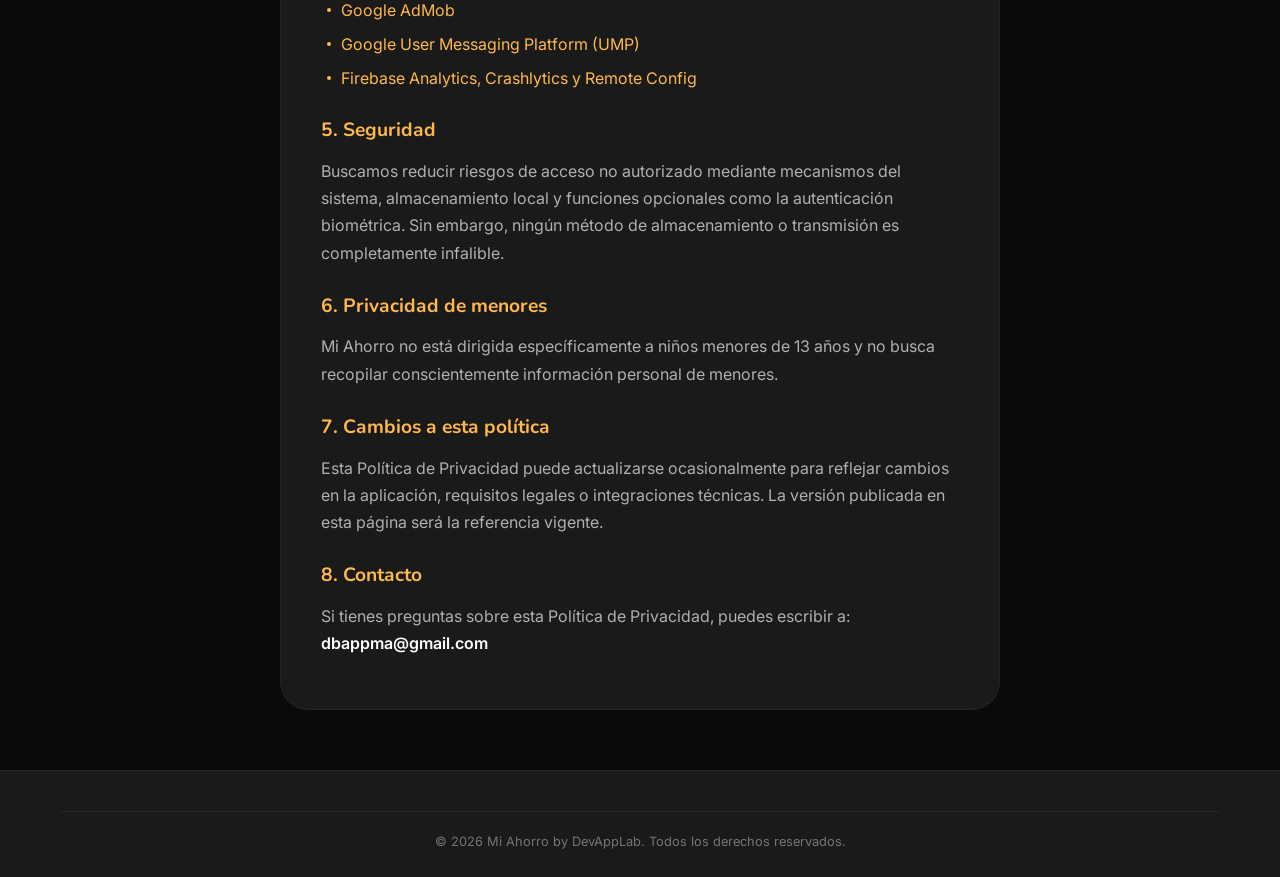
<file: docs/apps/miahorro/privacy.html>
<!DOCTYPE html>
<html lang="es">
<head>
    <meta charset="UTF-8">
    <meta name="viewport" content="width=device-width, initial-scale=1.0, viewport-fit=cover">
    <meta name="description" content="Política de Privacidad de Mi Ahorro - Cómo se recopila, utiliza y protege tu información">
    <meta name="theme-color" content="#0A0A0A">
    <title>Política de Privacidad - Mi Ahorro</title>
    <link rel="preconnect" href="https://fonts.googleapis.com">
    <link rel="preconnect" href="https://fonts.gstatic.com" crossorigin>
    <link href="https://fonts.googleapis.com/css2?family=Nunito:wght@400;500;600;700;800&family=Inter:wght@400;500;600;700&display=swap" rel="stylesheet">
    <link rel="stylesheet" href="css/styles.css">
    <style>
        .legal-page {
            padding-top: calc(var(--header-height) + 40px);
            padding-bottom: 60px;
            min-height: 100vh;
        }

        .legal-container {
            max-width: 720px;
            margin: 0 auto;
        }

        .legal-header {
            margin-bottom: 32px;
        }

        .legal-header h1 {
            font-family: var(--font-heading);
            font-size: clamp(1.8rem, 5vw, 2.2rem);
            font-weight: 800;
            margin-bottom: 8px;
            color: var(--color-primary);
        }

        .legal-meta {
            color: var(--color-text-muted);
            font-size: 0.85rem;
        }

        .legal-content {
            background: var(--color-bg-card);
            border: 1px solid var(--color-border);
            border-radius: var(--radius-lg);
            padding: 24px;
        }

        .legal-content h2 {
            font-family: var(--font-heading);
            font-size: 1.1rem;
            font-weight: 700;
            margin-top: 24px;
            margin-bottom: 12px;
            color: var(--color-primary);
        }

        .legal-content h2:first-child {
            margin-top: 0;
        }

        .legal-content p {
            color: var(--color-text-secondary);
            margin-bottom: 12px;
            line-height: 1.7;
            font-size: 0.95rem;
        }

        .legal-content ul {
            margin-bottom: 12px;
            padding-left: 20px;
        }

        .legal-content li {
            color: var(--color-text-secondary);
            margin-bottom: 8px;
            line-height: 1.6;
            font-size: 0.95rem;
            position: relative;
        }

        .legal-content li::before {
            content: '';
            position: absolute;
            left: -14px;
            top: 10px;
            width: 4px;
            height: 4px;
            background: var(--color-primary);
            border-radius: 50%;
        }

        .legal-content strong {
            color: var(--color-text);
            font-weight: 600;
        }

        @media (min-width: 640px) {
            .legal-content {
                padding: 40px;
            }

            .legal-content h2 {
                font-size: 1.2rem;
            }

            .legal-content p,
            .legal-content li {
                font-size: 1rem;
            }
        }
    </style>
</head>
<body>
    <div class="page-bg"></div>

    <header class="header">
        <nav class="nav container">
            <a href="./" class="back-link">
                <svg viewBox="0 0 24 24" fill="none" stroke="currentColor" stroke-width="2">
                    <path d="M19 12H5M12 19l-7-7 7-7"/>
                </svg>
                <span>Mi Ahorro</span>
            </a>
        </nav>
    </header>

    <main class="legal-page">
        <div class="container">
            <div class="legal-container">
                <div class="legal-header">
                    <h1>Política de Privacidad</h1>
                    <p class="legal-meta">Última actualización: 9 de abril de 2026</p>
                </div>

                <div class="legal-content">
                    <p>
                        En <strong>Mi Ahorro</strong>, la privacidad de los usuarios es una prioridad.
                        Esta Política de Privacidad explica qué información puede utilizar la aplicación,
                        cómo se almacena y con qué fines se usa al acceder a sus funciones.
                    </p>

                    <h2>1. Información que puede tratar la aplicación</h2>
                    <ul>
                        <li><strong>Datos financieros ingresados por ti:</strong> montos de ahorro, abonos, gastos, objetivos, fechas límite, comentarios, préstamos, deudas y selección de moneda.</li>
                        <li><strong>Preferencias locales de la app:</strong> configuraciones necesarias para el uso de la aplicación, como ciertos estados internos y la preferencia de protección biométrica cuando la activas.</li>
                        <li><strong>Datos de uso y diagnóstico:</strong> utilizamos <strong>Firebase Analytics</strong> y <strong>Firebase Crashlytics</strong> para conocer métricas técnicas, errores y cierres inesperados con el objetivo de mejorar estabilidad y rendimiento.</li>
                        <li><strong>Configuración remota:</strong> usamos <strong>Firebase Remote Config</strong> para ajustar ciertos valores de comportamiento de la app, como parámetros de configuración y enlaces informativos.</li>
                        <li><strong>Publicidad y consentimiento:</strong> la aplicación integra <strong>Google Mobile Ads (AdMob)</strong> y la plataforma <strong>User Messaging Platform (UMP)</strong> para mostrar anuncios y gestionar preferencias de consentimiento relacionadas con anuncios personalizados.</li>
                    </ul>

                    <h2>2. Cómo se utiliza la información</h2>
                    <p>La información se utiliza para:</p>
                    <ul>
                        <li>Permitir el funcionamiento principal de la app y el registro de tus movimientos financieros personales.</li>
                        <li>Mostrar el avance de ahorro, metas, préstamos y deudas dentro de la aplicación.</li>
                        <li>Guardar tus preferencias, incluida la activación opcional de acceso biométrico.</li>
                        <li>Analizar fallos técnicos y mejorar la experiencia general del producto.</li>
                        <li>Mostrar anuncios y respetar las preferencias de consentimiento que el usuario seleccione.</li>
                    </ul>

                    <h2>3. Almacenamiento de datos</h2>
                    <ul>
                        <li><strong>Almacenamiento local:</strong> la información principal de uso de Mi Ahorro se almacena localmente en tu dispositivo.</li>
                        <li><strong>Biometría:</strong> si habilitas el acceso biométrico, la verificación se realiza mediante los mecanismos del sistema operativo y la aplicación no almacena tu huella, rostro ni otros datos biométricos sin procesar.</li>
                        <li><strong>Borrado de datos:</strong> desde Ajustes puedes usar la opción <strong>"Borrar todo"</strong>. Según el funcionamiento actual de la app, esta acción elimina transacciones, objetivos, ingresos asociados a objetivos, préstamos y deudas, conservando el monto objetivo del ahorro principal y el tipo de moneda.</li>
                    </ul>

                    <h2>4. Servicios de terceros</h2>
                    <p>Mi Ahorro puede apoyarse en servicios de terceros que cuentan con sus propias políticas de privacidad:</p>
                    <ul>
                        <li><a href="https://policies.google.com/privacy" style="color: var(--color-primary)">Google Play Services</a></li>
                        <li><a href="https://support.google.com/admob/answer/6128543" style="color: var(--color-primary)">Google AdMob</a></li>
                        <li><a href="https://developers.google.com/admob/android/privacy" style="color: var(--color-primary)">Google User Messaging Platform (UMP)</a></li>
                        <li><a href="https://firebase.google.com/support/privacy" style="color: var(--color-primary)">Firebase Analytics, Crashlytics y Remote Config</a></li>
                    </ul>

                    <h2>5. Seguridad</h2>
                    <p>
                        Buscamos reducir riesgos de acceso no autorizado mediante mecanismos del sistema,
                        almacenamiento local y funciones opcionales como la autenticación biométrica.
                        Sin embargo, ningún método de almacenamiento o transmisión es completamente infalible.
                    </p>

                    <h2>6. Privacidad de menores</h2>
                    <p>
                        Mi Ahorro no está dirigida específicamente a niños menores de 13 años y no busca
                        recopilar conscientemente información personal de menores.
                    </p>

                    <h2>7. Cambios a esta política</h2>
                    <p>
                        Esta Política de Privacidad puede actualizarse ocasionalmente para reflejar cambios
                        en la aplicación, requisitos legales o integraciones técnicas. La versión publicada
                        en esta página será la referencia vigente.
                    </p>

                    <h2>8. Contacto</h2>
                    <p>
                        Si tienes preguntas sobre esta Política de Privacidad, puedes escribir a:
                        <strong>dbappma@gmail.com</strong>
                    </p>
                </div>
            </div>
        </div>
    </main>

    <footer class="footer">
        <div class="container">
            <div class="footer-bottom">
                <p class="copyright">&copy; 2026 Mi Ahorro by DevAppLab. Todos los derechos reservados.</p>
            </div>
        </div>
    </footer>

    <script src="js/main.js"></script>
</body>
</html>
</file>
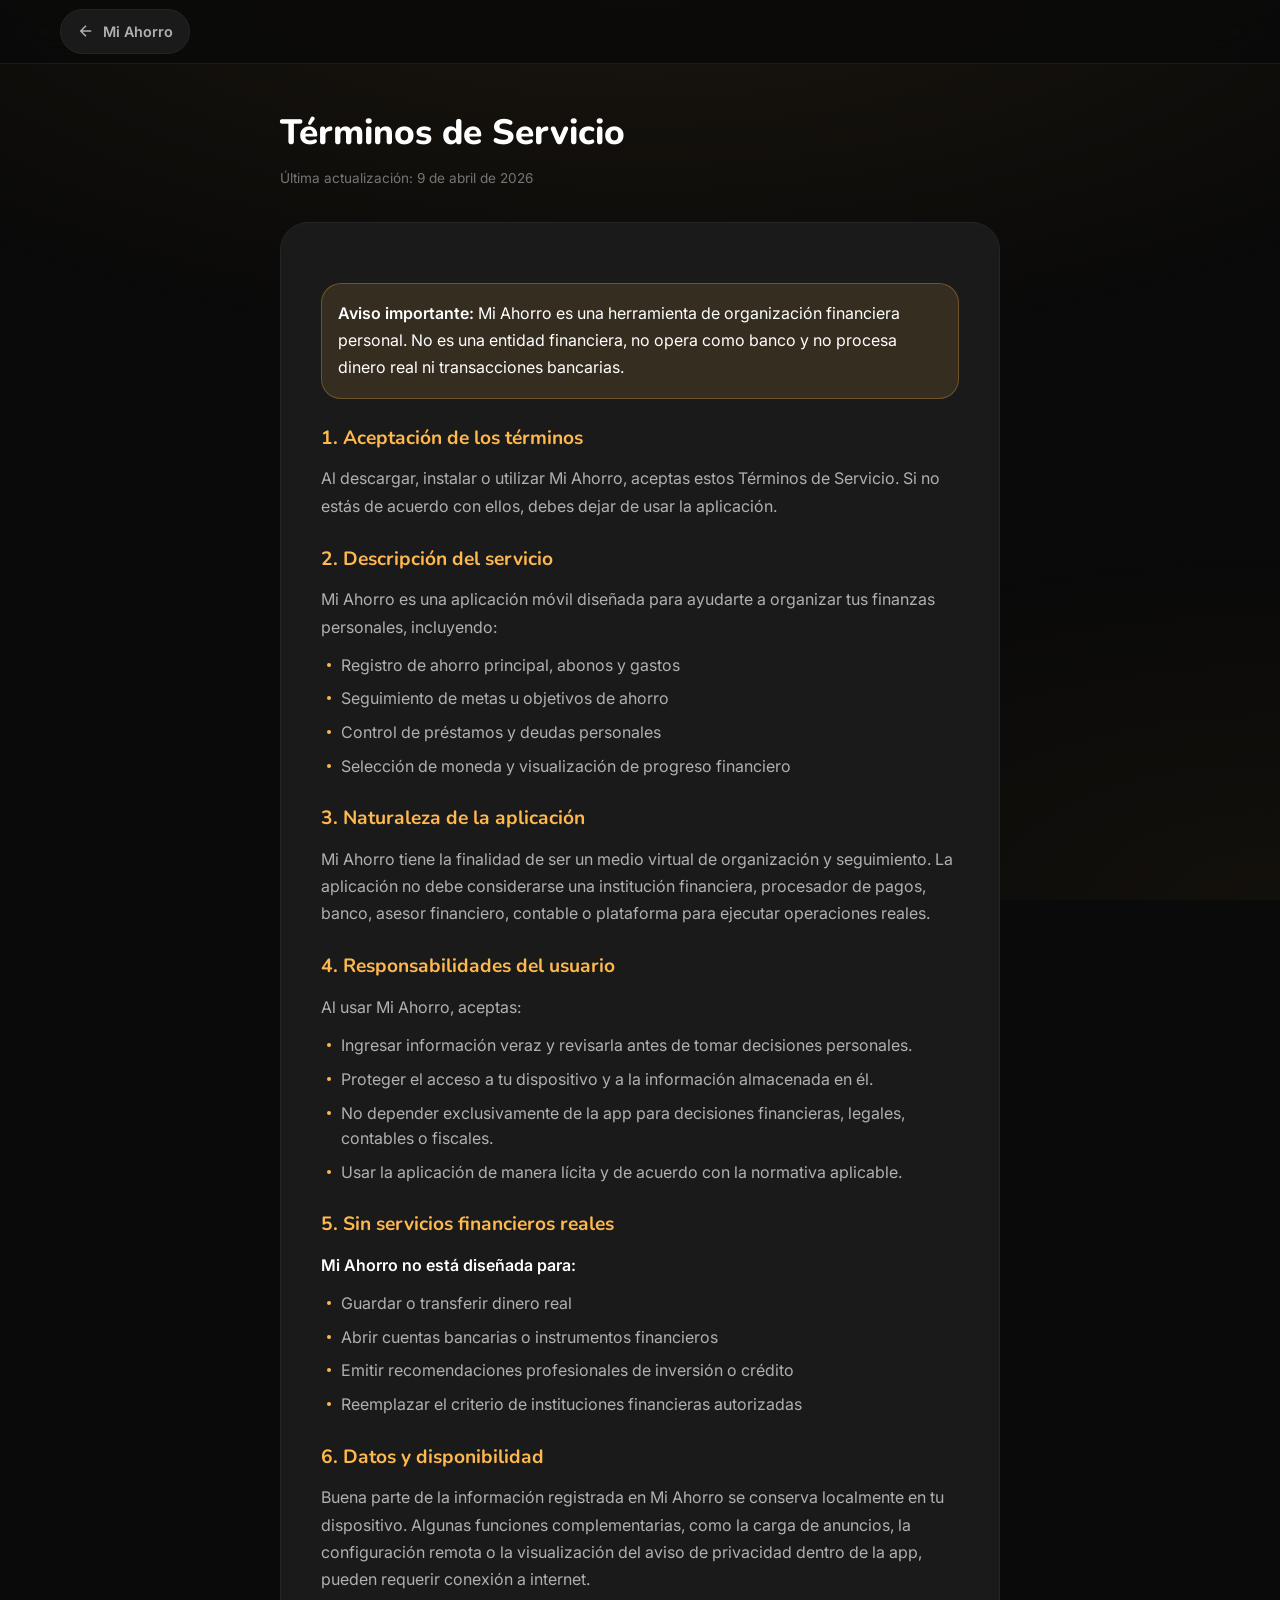
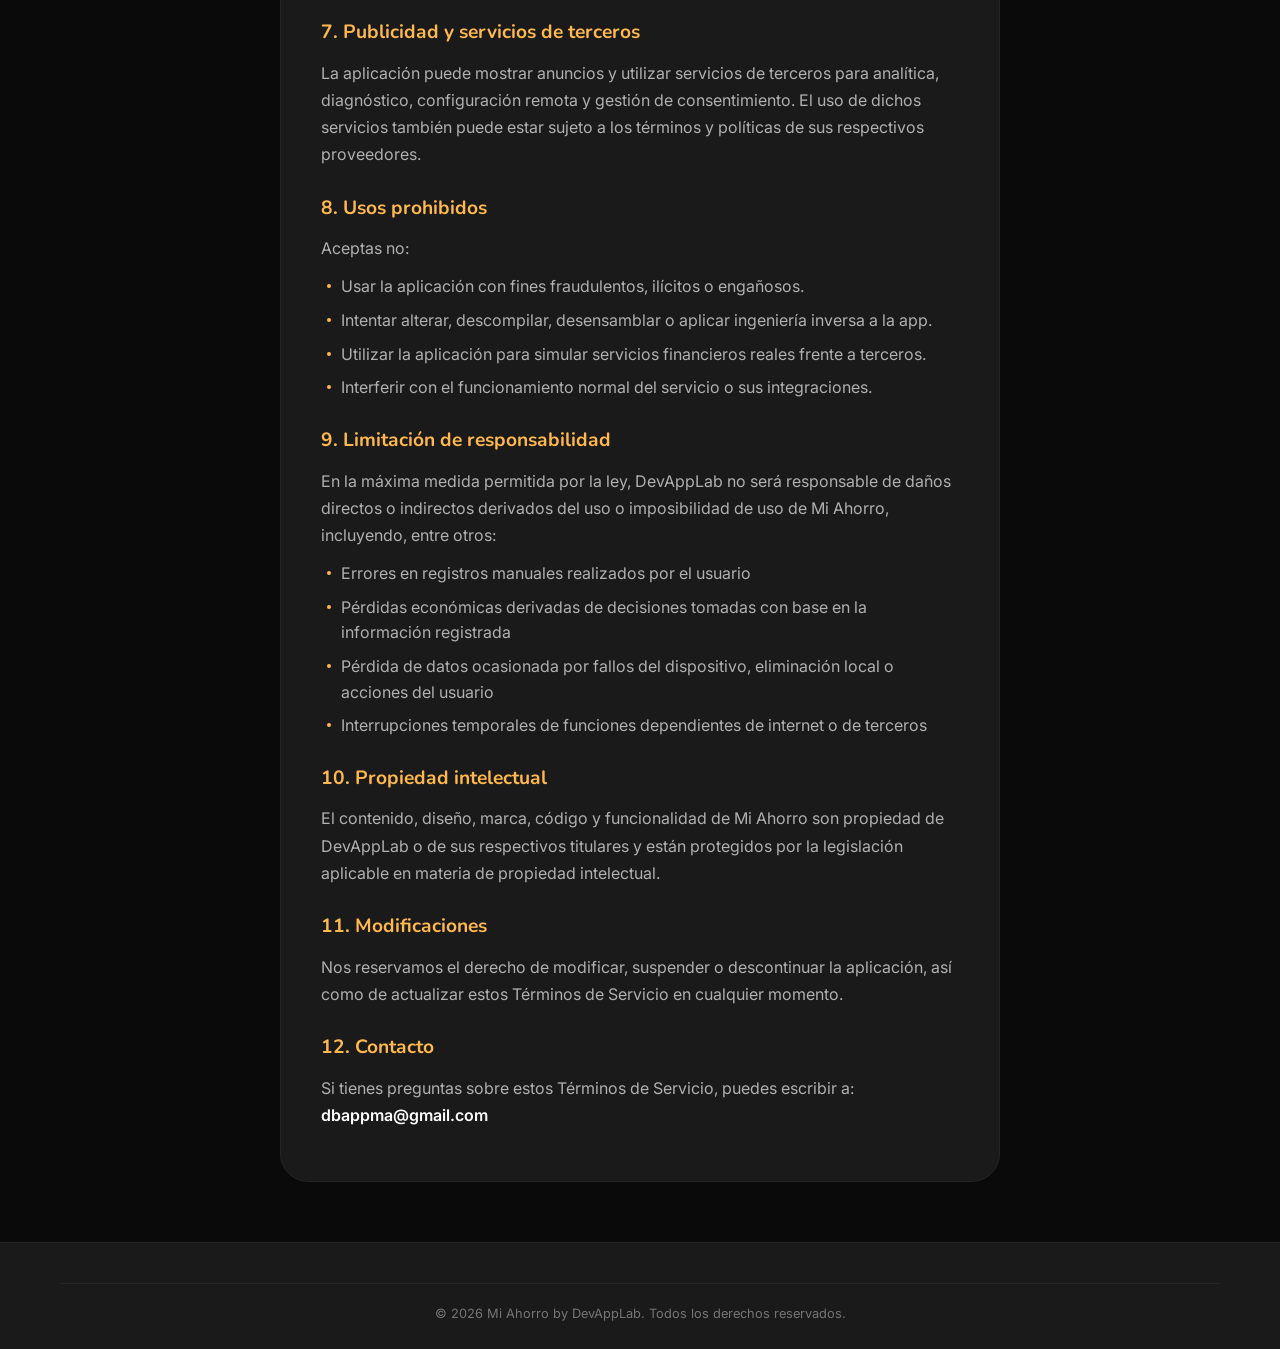
<file: docs/apps/miahorro/terms.html>
<!DOCTYPE html>
<html lang="es">
<head>
    <meta charset="UTF-8">
    <meta name="viewport" content="width=device-width, initial-scale=1.0, viewport-fit=cover">
    <meta name="description" content="Términos de Servicio de Mi Ahorro - Condiciones de uso de la aplicación">
    <meta name="theme-color" content="#0A0A0A">
    <title>Términos de Servicio - Mi Ahorro</title>
    <link rel="preconnect" href="https://fonts.googleapis.com">
    <link rel="preconnect" href="https://fonts.gstatic.com" crossorigin>
    <link href="https://fonts.googleapis.com/css2?family=Nunito:wght@400;500;600;700;800&family=Inter:wght@400;500;600;700&display=swap" rel="stylesheet">
    <link rel="stylesheet" href="css/styles.css">
    <style>
        .legal-page {
            padding-top: calc(var(--header-height) + 40px);
            padding-bottom: 60px;
            min-height: 100vh;
        }

        .legal-container {
            max-width: 720px;
            margin: 0 auto;
        }

        .legal-header {
            margin-bottom: 32px;
        }

        .legal-header h1 {
            font-family: var(--font-heading);
            font-size: clamp(1.8rem, 5vw, 2.2rem);
            font-weight: 800;
            margin-bottom: 8px;
        }

        .legal-meta {
            color: var(--color-text-muted);
            font-size: 0.85rem;
        }

        .legal-content {
            background: var(--color-bg-card);
            border: 1px solid var(--color-border);
            border-radius: var(--radius-lg);
            padding: 24px;
        }

        .legal-content h2 {
            font-family: var(--font-heading);
            font-size: 1.1rem;
            font-weight: 700;
            margin-top: 24px;
            margin-bottom: 12px;
            color: var(--color-primary);
        }

        .legal-content h2:first-child {
            margin-top: 0;
        }

        .legal-content p {
            color: var(--color-text-secondary);
            margin-bottom: 12px;
            line-height: 1.7;
            font-size: 0.95rem;
        }

        .legal-content ul {
            margin-bottom: 12px;
            padding-left: 20px;
        }

        .legal-content li {
            color: var(--color-text-secondary);
            margin-bottom: 8px;
            line-height: 1.6;
            font-size: 0.95rem;
            position: relative;
        }

        .legal-content li::before {
            content: '';
            position: absolute;
            left: -14px;
            top: 10px;
            width: 4px;
            height: 4px;
            background: var(--color-primary);
            border-radius: 50%;
        }

        .legal-content strong {
            color: var(--color-text);
            font-weight: 600;
        }

        .disclaimer-box {
            background: rgba(255, 184, 77, 0.12);
            border: 1px solid rgba(255, 184, 77, 0.28);
            border-radius: var(--radius-md);
            padding: 16px;
            margin: 20px 0;
        }

        .disclaimer-box p {
            color: var(--color-text);
            margin: 0;
        }

        @media (min-width: 640px) {
            .legal-content {
                padding: 40px;
            }

            .legal-content h2 {
                font-size: 1.2rem;
            }

            .legal-content p,
            .legal-content li {
                font-size: 1rem;
            }
        }
    </style>
</head>
<body>
    <div class="page-bg"></div>

    <header class="header">
        <nav class="nav container">
            <a href="./" class="back-link">
                <svg viewBox="0 0 24 24" fill="none" stroke="currentColor" stroke-width="2">
                    <path d="M19 12H5M12 19l-7-7 7-7"/>
                </svg>
                <span>Mi Ahorro</span>
            </a>
        </nav>
    </header>

    <main class="legal-page">
        <div class="container">
            <div class="legal-container">
                <div class="legal-header">
                    <h1>Términos de Servicio</h1>
                    <p class="legal-meta">Última actualización: 9 de abril de 2026</p>
                </div>

                <div class="legal-content">
                    <div class="disclaimer-box">
                        <p>
                            <strong>Aviso importante:</strong> Mi Ahorro es una herramienta de organización
                            financiera personal. No es una entidad financiera, no opera como banco
                            y no procesa dinero real ni transacciones bancarias.
                        </p>
                    </div>

                    <h2>1. Aceptación de los términos</h2>
                    <p>
                        Al descargar, instalar o utilizar Mi Ahorro, aceptas estos Términos de Servicio.
                        Si no estás de acuerdo con ellos, debes dejar de usar la aplicación.
                    </p>

                    <h2>2. Descripción del servicio</h2>
                    <p>Mi Ahorro es una aplicación móvil diseñada para ayudarte a organizar tus finanzas personales, incluyendo:</p>
                    <ul>
                        <li>Registro de ahorro principal, abonos y gastos</li>
                        <li>Seguimiento de metas u objetivos de ahorro</li>
                        <li>Control de préstamos y deudas personales</li>
                        <li>Selección de moneda y visualización de progreso financiero</li>
                    </ul>

                    <h2>3. Naturaleza de la aplicación</h2>
                    <p>
                        Mi Ahorro tiene la finalidad de ser un medio virtual de organización y seguimiento.
                        La aplicación no debe considerarse una institución financiera, procesador de pagos,
                        banco, asesor financiero, contable o plataforma para ejecutar operaciones reales.
                    </p>

                    <h2>4. Responsabilidades del usuario</h2>
                    <p>Al usar Mi Ahorro, aceptas:</p>
                    <ul>
                        <li>Ingresar información veraz y revisarla antes de tomar decisiones personales.</li>
                        <li>Proteger el acceso a tu dispositivo y a la información almacenada en él.</li>
                        <li>No depender exclusivamente de la app para decisiones financieras, legales, contables o fiscales.</li>
                        <li>Usar la aplicación de manera lícita y de acuerdo con la normativa aplicable.</li>
                    </ul>

                    <h2>5. Sin servicios financieros reales</h2>
                    <p><strong>Mi Ahorro no está diseñada para:</strong></p>
                    <ul>
                        <li>Guardar o transferir dinero real</li>
                        <li>Abrir cuentas bancarias o instrumentos financieros</li>
                        <li>Emitir recomendaciones profesionales de inversión o crédito</li>
                        <li>Reemplazar el criterio de instituciones financieras autorizadas</li>
                    </ul>

                    <h2>6. Datos y disponibilidad</h2>
                    <p>
                        Buena parte de la información registrada en Mi Ahorro se conserva localmente
                        en tu dispositivo. Algunas funciones complementarias, como la carga de anuncios,
                        la configuración remota o la visualización del aviso de privacidad dentro de la app,
                        pueden requerir conexión a internet.
                    </p>

                    <h2>7. Publicidad y servicios de terceros</h2>
                    <p>
                        La aplicación puede mostrar anuncios y utilizar servicios de terceros para
                        analítica, diagnóstico, configuración remota y gestión de consentimiento.
                        El uso de dichos servicios también puede estar sujeto a los términos y políticas
                        de sus respectivos proveedores.
                    </p>

                    <h2>8. Usos prohibidos</h2>
                    <p>Aceptas no:</p>
                    <ul>
                        <li>Usar la aplicación con fines fraudulentos, ilícitos o engañosos.</li>
                        <li>Intentar alterar, descompilar, desensamblar o aplicar ingeniería inversa a la app.</li>
                        <li>Utilizar la aplicación para simular servicios financieros reales frente a terceros.</li>
                        <li>Interferir con el funcionamiento normal del servicio o sus integraciones.</li>
                    </ul>

                    <h2>9. Limitación de responsabilidad</h2>
                    <p>
                        En la máxima medida permitida por la ley, DevAppLab no será responsable de daños
                        directos o indirectos derivados del uso o imposibilidad de uso de Mi Ahorro,
                        incluyendo, entre otros:
                    </p>
                    <ul>
                        <li>Errores en registros manuales realizados por el usuario</li>
                        <li>Pérdidas económicas derivadas de decisiones tomadas con base en la información registrada</li>
                        <li>Pérdida de datos ocasionada por fallos del dispositivo, eliminación local o acciones del usuario</li>
                        <li>Interrupciones temporales de funciones dependientes de internet o de terceros</li>
                    </ul>

                    <h2>10. Propiedad intelectual</h2>
                    <p>
                        El contenido, diseño, marca, código y funcionalidad de Mi Ahorro son propiedad
                        de DevAppLab o de sus respectivos titulares y están protegidos por la legislación
                        aplicable en materia de propiedad intelectual.
                    </p>

                    <h2>11. Modificaciones</h2>
                    <p>
                        Nos reservamos el derecho de modificar, suspender o descontinuar la aplicación,
                        así como de actualizar estos Términos de Servicio en cualquier momento.
                    </p>

                    <h2>12. Contacto</h2>
                    <p>
                        Si tienes preguntas sobre estos Términos de Servicio, puedes escribir a:
                        <strong>dbappma@gmail.com</strong>
                    </p>
                </div>
            </div>
        </div>
    </main>

    <footer class="footer">
        <div class="container">
            <div class="footer-bottom">
                <p class="copyright">&copy; 2026 Mi Ahorro by DevAppLab. Todos los derechos reservados.</p>
            </div>
        </div>
    </footer>

    <script src="js/main.js"></script>
</body>
</html>
</file>
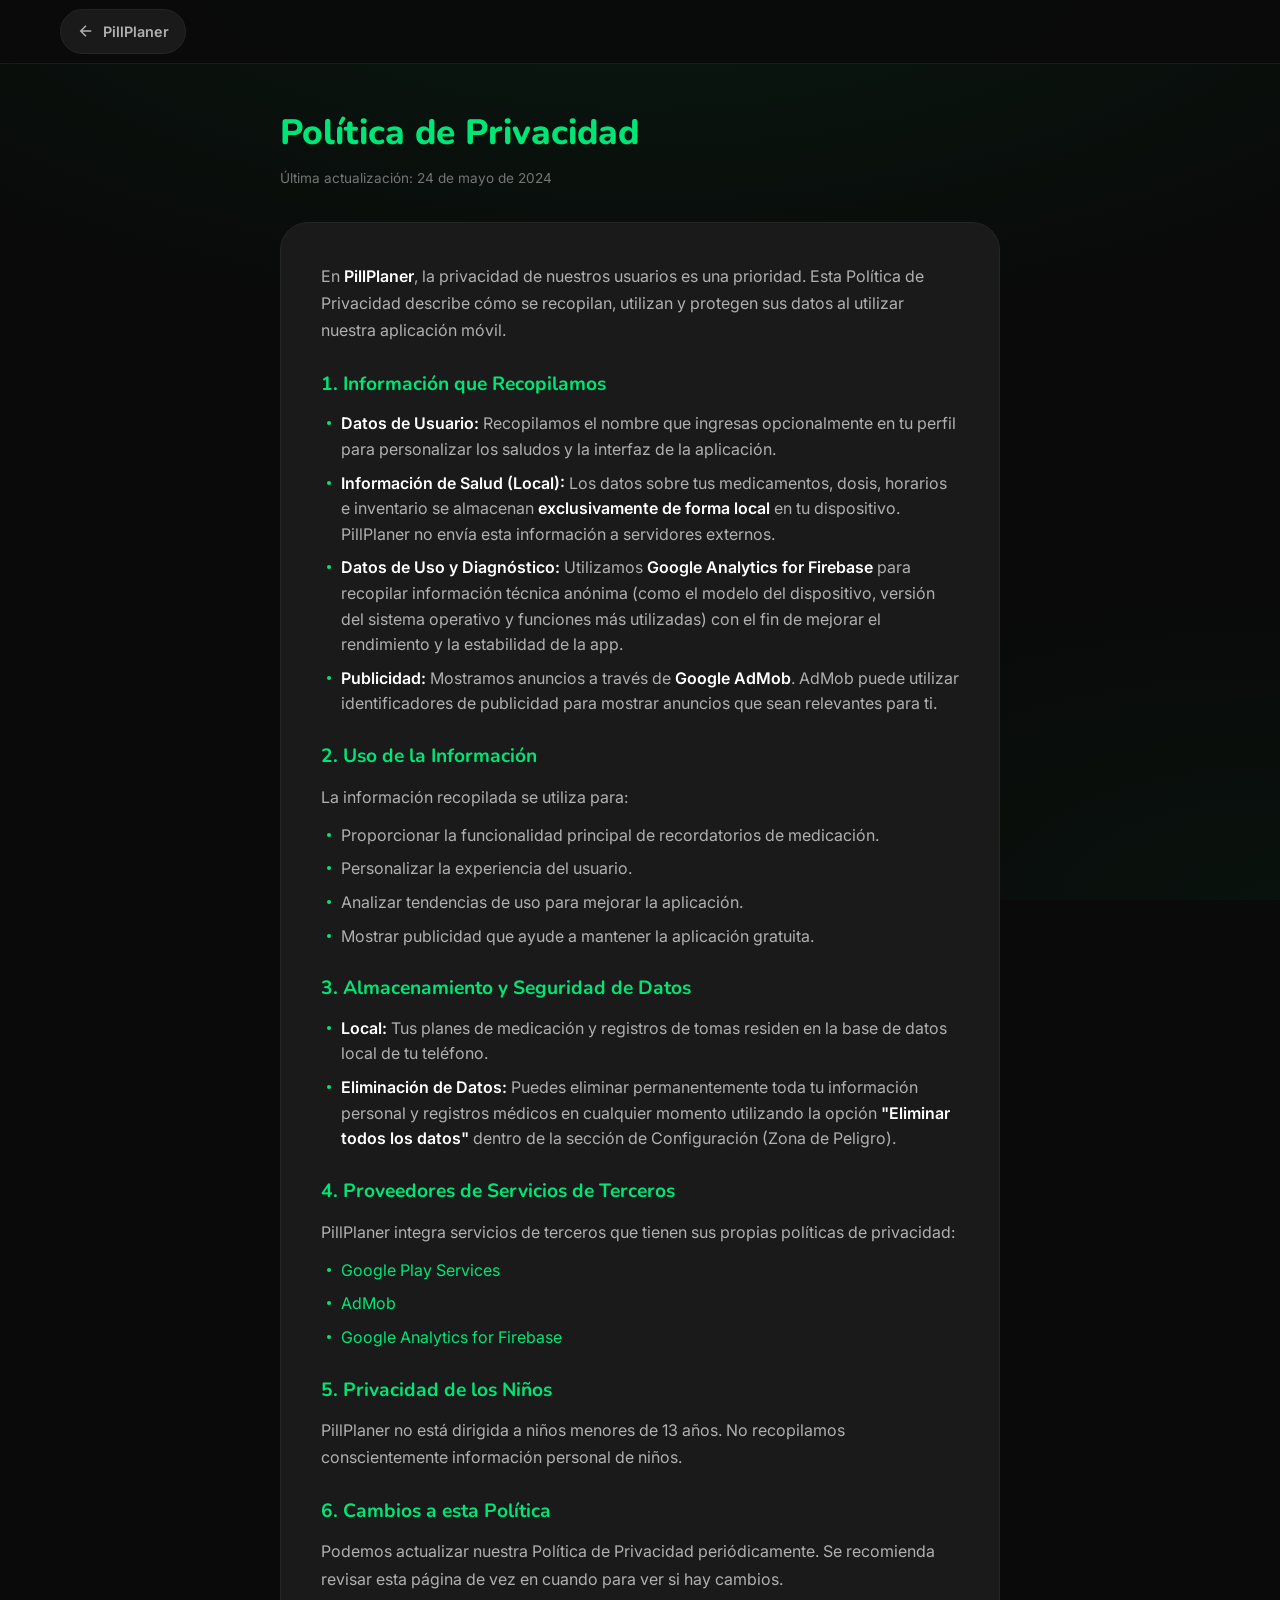
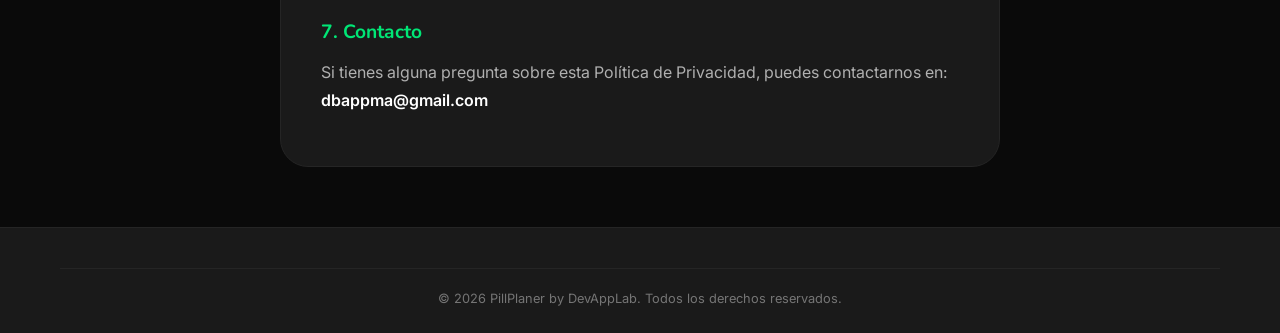
<file: docs/apps/pillplanner/privacy.html>
<!DOCTYPE html>
<html lang="es">
<head>
    <meta charset="UTF-8">
    <meta name="viewport" content="width=device-width, initial-scale=1.0, viewport-fit=cover">
    <meta name="description" content="Política de Privacidad de PillPlaner - Cómo recopilamos, usamos y protegemos tus datos">
    <meta name="theme-color" content="#0A0A0A">
    <title>Política de Privacidad - PillPlaner</title>
    <link rel="preconnect" href="https://fonts.googleapis.com">
    <link rel="preconnect" href="https://fonts.gstatic.com" crossorigin>
    <link href="https://fonts.googleapis.com/css2?family=Nunito:wght@400;500;600;700;800&family=Inter:wght@400;500;600;700&display=swap" rel="stylesheet">
    <link rel="stylesheet" href="css/styles.css">
    <style>
        .legal-page {
            padding-top: calc(var(--header-height) + 40px);
            padding-bottom: 60px;
            min-height: 100vh;
        }
        
        .legal-container {
            max-width: 720px;
            margin: 0 auto;
        }
        
        .legal-header {
            margin-bottom: 32px;
        }
        
        .legal-header h1 {
            font-family: var(--font-heading);
            font-size: clamp(1.8rem, 5vw, 2.2rem);
            font-weight: 800;
            margin-bottom: 8px;
            color: var(--color-primary);
        }
        
        .legal-meta {
            color: var(--color-text-muted);
            font-size: 0.85rem;
        }
        
        .legal-content {
            background: var(--color-bg-card);
            border: 1px solid var(--color-border);
            border-radius: var(--radius-lg);
            padding: 24px;
        }
        
        .legal-content h2 {
            font-family: var(--font-heading);
            font-size: 1.1rem;
            font-weight: 700;
            margin-top: 24px;
            margin-bottom: 12px;
            color: var(--color-primary);
        }
        
        .legal-content h2:first-child {
            margin-top: 0;
        }
        
        .legal-content p {
            color: var(--color-text-secondary);
            margin-bottom: 12px;
            line-height: 1.7;
            font-size: 0.95rem;
        }
        
        .legal-content ul {
            margin-bottom: 12px;
            padding-left: 20px;
        }
        
        .legal-content li {
            color: var(--color-text-secondary);
            margin-bottom: 8px;
            line-height: 1.6;
            font-size: 0.95rem;
            position: relative;
        }
        
        .legal-content li::before {
            content: '';
            position: absolute;
            left: -14px;
            top: 10px;
            width: 4px;
            height: 4px;
            background: var(--color-primary);
            border-radius: 50%;
        }
        
        .legal-content strong {
            color: var(--color-text);
            font-weight: 600;
        }
        
        @media (min-width: 640px) {
            .legal-content {
                padding: 40px;
            }
            
            .legal-content h2 {
                font-size: 1.2rem;
            }
            
            .legal-content p,
            .legal-content li {
                font-size: 1rem;
            }
        }
    </style>
</head>
<body>
    <div class="page-bg"></div>
    
    <header class="header">
        <nav class="nav container">
            <a href="./" class="back-link">
                <svg viewBox="0 0 24 24" fill="none" stroke="currentColor" stroke-width="2">
                    <path d="M19 12H5M12 19l-7-7 7-7"/>
                </svg>
                <span>PillPlaner</span>
            </a>
        </nav>
    </header>

    <main class="legal-page">
        <div class="container">
            <div class="legal-container">
                <div class="legal-header">
                    <h1>Política de Privacidad</h1>
                    <p class="legal-meta">Última actualización: 24 de mayo de 2024</p>
                </div>
                
                <div class="legal-content">
                    <p>
                        En <strong>PillPlaner</strong>, la privacidad de nuestros usuarios es una prioridad. 
                        Esta Política de Privacidad describe cómo se recopilan, utilizan y protegen sus datos 
                        al utilizar nuestra aplicación móvil.
                    </p>

                    <h2>1. Información que Recopilamos</h2>
                    <ul>
                        <li><strong>Datos de Usuario:</strong> Recopilamos el nombre que ingresas opcionalmente 
                            en tu perfil para personalizar los saludos y la interfaz de la aplicación.</li>
                        <li><strong>Información de Salud (Local):</strong> Los datos sobre tus medicamentos, 
                            dosis, horarios e inventario se almacenan <strong>exclusivamente de forma local</strong> 
                            en tu dispositivo. PillPlaner no envía esta información a servidores externos.</li>
                        <li><strong>Datos de Uso y Diagnóstico:</strong> Utilizamos <strong>Google Analytics for Firebase</strong> 
                            para recopilar información técnica anónima (como el modelo del dispositivo, 
                            versión del sistema operativo y funciones más utilizadas) con el fin de mejorar 
                            el rendimiento y la estabilidad de la app.</li>
                        <li><strong>Publicidad:</strong> Mostramos anuncios a través de <strong>Google AdMob</strong>. 
                            AdMob puede utilizar identificadores de publicidad para mostrar anuncios que sean 
                            relevantes para ti.</li>
                    </ul>

                    <h2>2. Uso de la Información</h2>
                    <p>La información recopilada se utiliza para:</p>
                    <ul>
                        <li>Proporcionar la funcionalidad principal de recordatorios de medicación.</li>
                        <li>Personalizar la experiencia del usuario.</li>
                        <li>Analizar tendencias de uso para mejorar la aplicación.</li>
                        <li>Mostrar publicidad que ayude a mantener la aplicación gratuita.</li>
                    </ul>

                    <h2>3. Almacenamiento y Seguridad de Datos</h2>
                    <ul>
                        <li><strong>Local:</strong> Tus planes de medicación y registros de tomas residen en la 
                            base de datos local de tu teléfono.</li>
                        <li><strong>Eliminación de Datos:</strong> Puedes eliminar permanentemente toda tu 
                            información personal y registros médicos en cualquier momento utilizando la opción 
                            <strong>"Eliminar todos los datos"</strong> dentro de la sección de Configuración 
                            (Zona de Peligro).</li>
                    </ul>

                    <h2>4. Proveedores de Servicios de Terceros</h2>
                    <p>PillPlaner integra servicios de terceros que tienen sus propias políticas de privacidad:</p>
                    <ul>
                        <li><a href="https://www.google.com/policies/privacy/" style="color: var(--color-primary)">Google Play Services</a></li>
                        <li><a href="https://support.google.com/admob/answer/6128543?hl=es" style="color: var(--color-primary)">AdMob</a></li>
                        <li><a href="https://firebase.google.com/policies/analytics" style="color: var(--color-primary)">Google Analytics for Firebase</a></li>
                    </ul>

                    <h2>5. Privacidad de los Niños</h2>
                    <p>
                        PillPlaner no está dirigida a niños menores de 13 años. No recopilamos conscientemente 
                        información personal de niños.
                    </p>

                    <h2>6. Cambios a esta Política</h2>
                    <p>
                        Podemos actualizar nuestra Política de Privacidad periódicamente. Se recomienda 
                        revisar esta página de vez en cuando para ver si hay cambios.
                    </p>

                    <h2>7. Contacto</h2>
                    <p>
                        Si tienes alguna pregunta sobre esta Política de Privacidad, puedes contactarnos en: 
                        <strong>dbappma@gmail.com</strong>
                    </p>
                </div>
            </div>
        </div>
    </main>

    <footer class="footer">
        <div class="container">
            <div class="footer-bottom">
                <p class="copyright">&copy; 2026 PillPlaner by DevAppLab. Todos los derechos reservados.</p>
            </div>
        </div>
    </footer>

    <script src="js/main.js"></script>
</body>
</html>
</file>
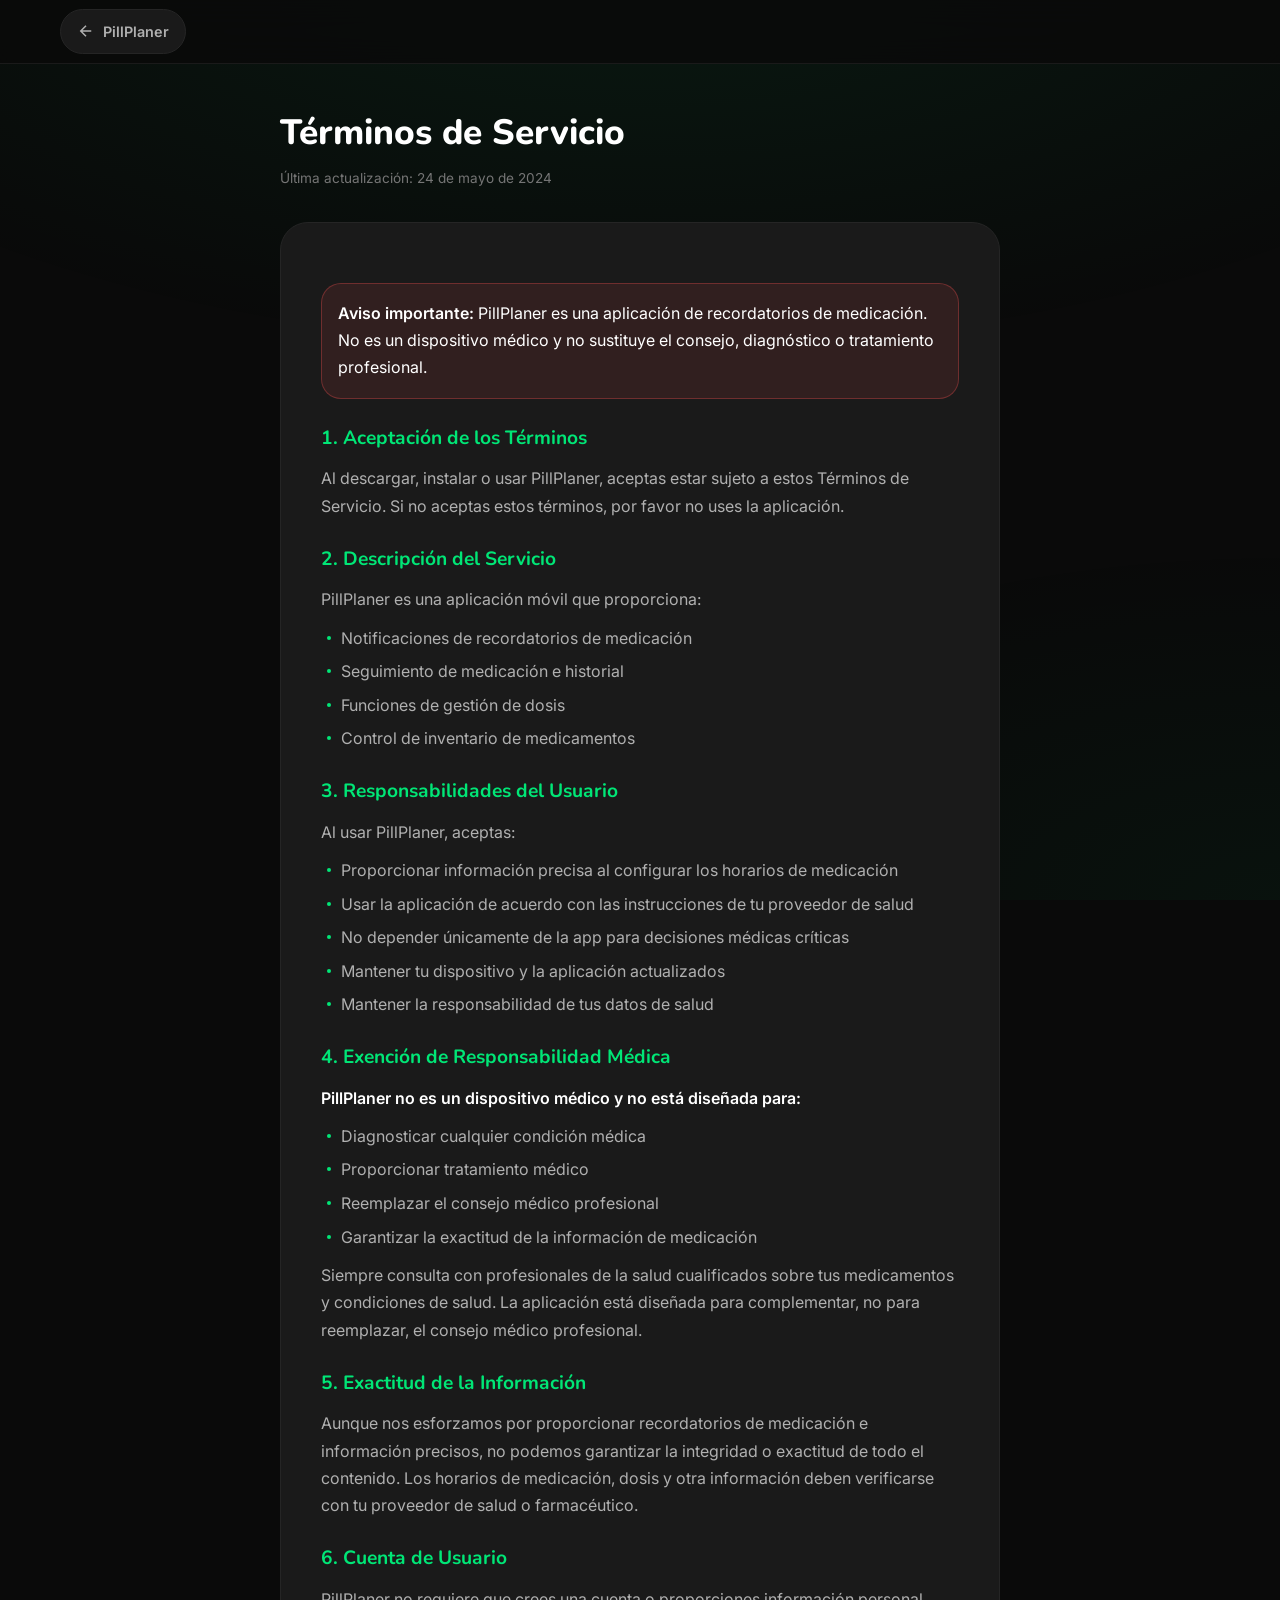
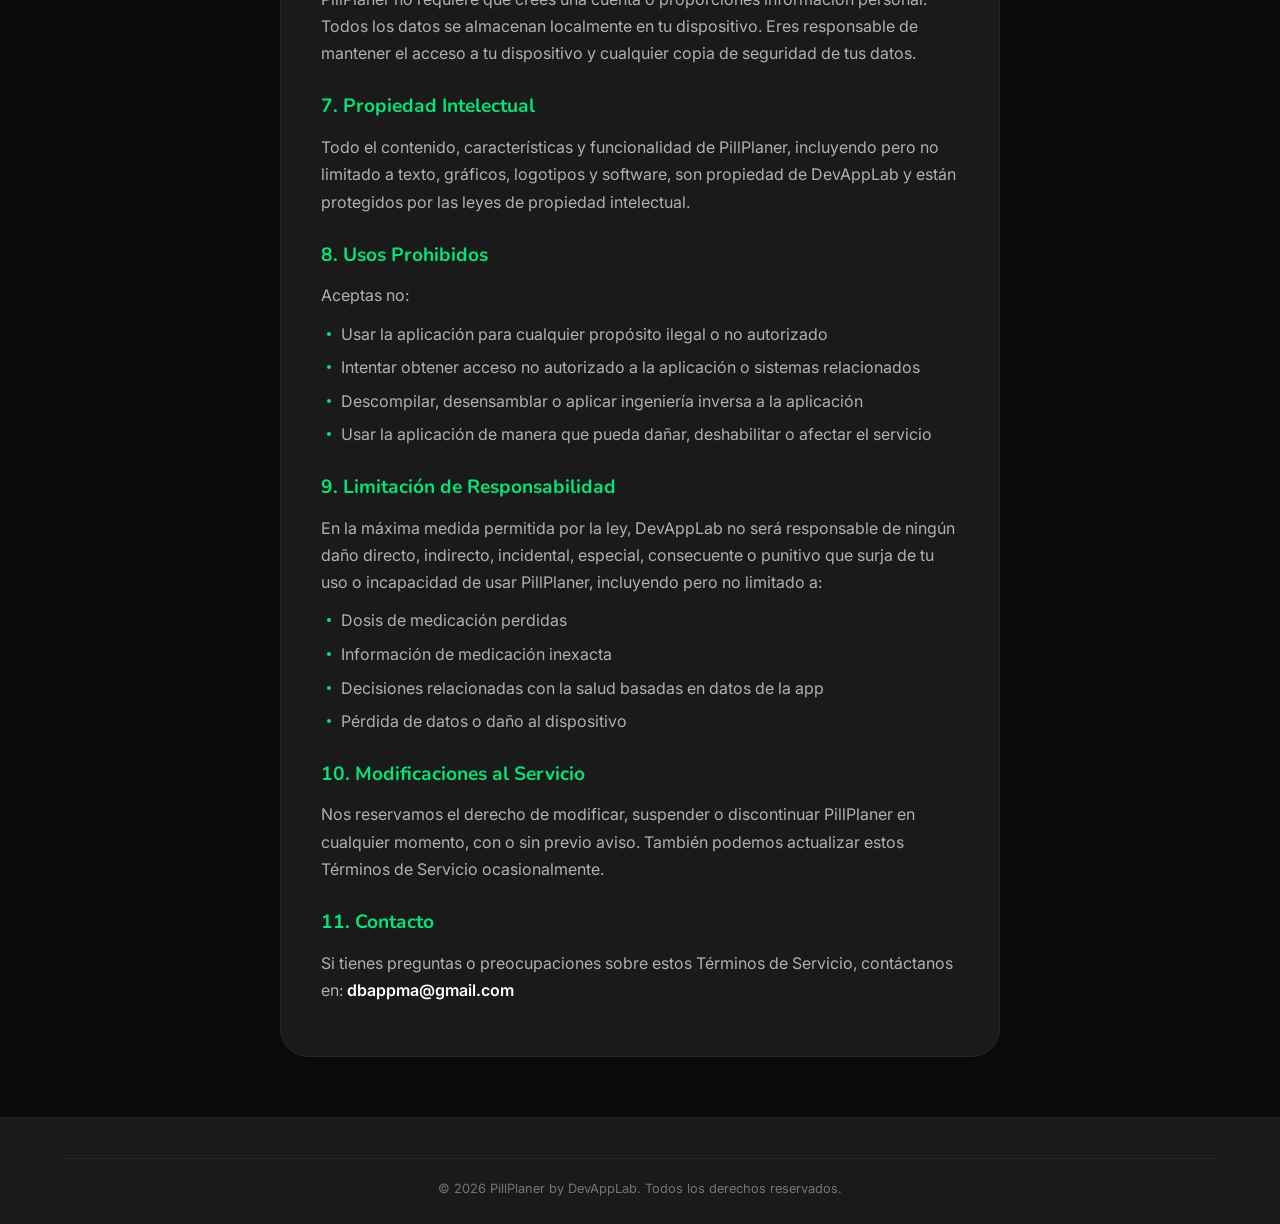
<file: docs/apps/pillplanner/terms.html>
<!DOCTYPE html>
<html lang="es">
<head>
    <meta charset="UTF-8">
    <meta name="viewport" content="width=device-width, initial-scale=1.0, viewport-fit=cover">
    <meta name="description" content="Términos de Servicio de PillPlaner - Términos y condiciones de uso">
    <meta name="theme-color" content="#0A0A0A">
    <title>Términos de Servicio - PillPlaner</title>
    <link rel="preconnect" href="https://fonts.googleapis.com">
    <link rel="preconnect" href="https://fonts.gstatic.com" crossorigin>
    <link href="https://fonts.googleapis.com/css2?family=Nunito:wght@400;500;600;700;800&family=Inter:wght@400;500;600;700&display=swap" rel="stylesheet">
    <link rel="stylesheet" href="css/styles.css">
    <style>
        .legal-page {
            padding-top: calc(var(--header-height) + 40px);
            padding-bottom: 60px;
            min-height: 100vh;
        }
        
        .legal-container {
            max-width: 720px;
            margin: 0 auto;
        }
        
        .legal-header {
            margin-bottom: 32px;
        }
        
        .legal-header h1 {
            font-family: var(--font-heading);
            font-size: clamp(1.8rem, 5vw, 2.2rem);
            font-weight: 800;
            margin-bottom: 8px;
        }
        
        .legal-meta {
            color: var(--color-text-muted);
            font-size: 0.85rem;
        }
        
        .legal-content {
            background: var(--color-bg-card);
            border: 1px solid var(--color-border);
            border-radius: var(--radius-lg);
            padding: 24px;
        }
        
        .legal-content h2 {
            font-family: var(--font-heading);
            font-size: 1.1rem;
            font-weight: 700;
            margin-top: 24px;
            margin-bottom: 12px;
            color: var(--color-primary);
        }
        
        .legal-content h2:first-child {
            margin-top: 0;
        }
        
        .legal-content p {
            color: var(--color-text-secondary);
            margin-bottom: 12px;
            line-height: 1.7;
            font-size: 0.95rem;
        }
        
        .legal-content ul {
            margin-bottom: 12px;
            padding-left: 20px;
        }
        
        .legal-content li {
            color: var(--color-text-secondary);
            margin-bottom: 8px;
            line-height: 1.6;
            font-size: 0.95rem;
            position: relative;
        }
        
        .legal-content li::before {
            content: '';
            position: absolute;
            left: -14px;
            top: 10px;
            width: 4px;
            height: 4px;
            background: var(--color-primary);
            border-radius: 50%;
        }
        
        .legal-content strong {
            color: var(--color-text);
            font-weight: 600;
        }
        
        .disclaimer-box {
            background: rgba(255, 82, 82, 0.1);
            border: 1px solid rgba(255, 82, 82, 0.3);
            border-radius: var(--radius-md);
            padding: 16px;
            margin: 20px 0;
        }
        
        .disclaimer-box p {
            color: var(--color-text);
            margin: 0;
        }
        
        @media (min-width: 640px) {
            .legal-content {
                padding: 40px;
            }
            
            .legal-content h2 {
                font-size: 1.2rem;
            }
            
            .legal-content p,
            .legal-content li {
                font-size: 1rem;
            }
        }
    </style>
</head>
<body>
    <div class="page-bg"></div>
    
    <header class="header">
        <nav class="nav container">
            <a href="./" class="back-link">
                <svg viewBox="0 0 24 24" fill="none" stroke="currentColor" stroke-width="2">
                    <path d="M19 12H5M12 19l-7-7 7-7"/>
                </svg>
                <span>PillPlaner</span>
            </a>
        </nav>
    </header>

    <main class="legal-page">
        <div class="container">
            <div class="legal-container">
                <div class="legal-header">
                    <h1>Términos de Servicio</h1>
                    <p class="legal-meta">Última actualización: 24 de mayo de 2024</p>
                </div>
                
                <div class="legal-content">
                    <div class="disclaimer-box">
                        <p>
                            <strong>Aviso importante:</strong> PillPlaner es una aplicación de recordatorios 
                            de medicación. No es un dispositivo médico y no sustituye el consejo, 
                            diagnóstico o tratamiento profesional.
                        </p>
                    </div>

                    <h2>1. Aceptación de los Términos</h2>
                    <p>
                        Al descargar, instalar o usar PillPlaner, aceptas estar sujeto a estos Términos 
                        de Servicio. Si no aceptas estos términos, por favor no uses la aplicación.
                    </p>

                    <h2>2. Descripción del Servicio</h2>
                    <p>PillPlaner es una aplicación móvil que proporciona:</p>
                    <ul>
                        <li>Notificaciones de recordatorios de medicación</li>
                        <li>Seguimiento de medicación e historial</li>
                        <li>Funciones de gestión de dosis</li>
                        <li>Control de inventario de medicamentos</li>
                    </ul>

                    <h2>3. Responsabilidades del Usuario</h2>
                    <p>Al usar PillPlaner, aceptas:</p>
                    <ul>
                        <li>Proporcionar información precisa al configurar los horarios de medicación</li>
                        <li>Usar la aplicación de acuerdo con las instrucciones de tu proveedor de salud</li>
                        <li>No depender únicamente de la app para decisiones médicas críticas</li>
                        <li>Mantener tu dispositivo y la aplicación actualizados</li>
                        <li>Mantener la responsabilidad de tus datos de salud</li>
                    </ul>

                    <h2>4. Exención de Responsabilidad Médica</h2>
                    <p><strong>PillPlaner no es un dispositivo médico y no está diseñada para:</strong></p>
                    <ul>
                        <li>Diagnosticar cualquier condición médica</li>
                        <li>Proporcionar tratamiento médico</li>
                        <li>Reemplazar el consejo médico profesional</li>
                        <li>Garantizar la exactitud de la información de medicación</li>
                    </ul>
                    <p>
                        Siempre consulta con profesionales de la salud cualificados sobre tus medicamentos 
                        y condiciones de salud. La aplicación está diseñada para complementar, no para 
                        reemplazar, el consejo médico profesional.
                    </p>

                    <h2>5. Exactitud de la Información</h2>
                    <p>
                        Aunque nos esforzamos por proporcionar recordatorios de medicación e información 
                        precisos, no podemos garantizar la integridad o exactitud de todo el contenido. 
                        Los horarios de medicación, dosis y otra información deben verificarse con tu 
                        proveedor de salud o farmacéutico.
                    </p>

                    <h2>6. Cuenta de Usuario</h2>
                    <p>
                        PillPlaner no requiere que crees una cuenta o proporciones información personal. 
                        Todos los datos se almacenan localmente en tu dispositivo. Eres responsable de 
                        mantener el acceso a tu dispositivo y cualquier copia de seguridad de tus datos.
                    </p>

                    <h2>7. Propiedad Intelectual</h2>
                    <p>
                        Todo el contenido, características y funcionalidad de PillPlaner, incluyendo 
                        pero no limitado a texto, gráficos, logotipos y software, son propiedad de 
                        DevAppLab y están protegidos por las leyes de propiedad intelectual.
                    </p>

                    <h2>8. Usos Prohibidos</h2>
                    <p>Aceptas no:</p>
                    <ul>
                        <li>Usar la aplicación para cualquier propósito ilegal o no autorizado</li>
                        <li>Intentar obtener acceso no autorizado a la aplicación o sistemas relacionados</li>
                        <li>Descompilar, desensamblar o aplicar ingeniería inversa a la aplicación</li>
                        <li>Usar la aplicación de manera que pueda dañar, deshabilitar o afectar el servicio</li>
                    </ul>

                    <h2>9. Limitación de Responsabilidad</h2>
                    <p>
                        En la máxima medida permitida por la ley, DevAppLab no será responsable de 
                        ningún daño directo, indirecto, incidental, especial, consecuente o punitivo 
                        que surja de tu uso o incapacidad de usar PillPlaner, incluyendo pero no 
                        limitado a:
                    </p>
                    <ul>
                        <li>Dosis de medicación perdidas</li>
                        <li>Información de medicación inexacta</li>
                        <li>Decisiones relacionadas con la salud basadas en datos de la app</li>
                        <li>Pérdida de datos o daño al dispositivo</li>
                    </ul>

                    <h2>10. Modificaciones al Servicio</h2>
                    <p>
                        Nos reservamos el derecho de modificar, suspender o discontinuar PillPlaner 
                        en cualquier momento, con o sin previo aviso. También podemos actualizar 
                        estos Términos de Servicio ocasionalmente.
                    </p>

                    <h2>11. Contacto</h2>
                    <p>
                        Si tienes preguntas o preocupaciones sobre estos Términos de Servicio, 
                        contáctanos en: <strong>dbappma@gmail.com</strong>
                    </p>
                </div>
            </div>
        </div>
    </main>

    <footer class="footer">
        <div class="container">
            <div class="footer-bottom">
                <p class="copyright">&copy; 2026 PillPlaner by DevAppLab. Todos los derechos reservados.</p>
            </div>
        </div>
    </footer>

    <script src="js/main.js"></script>
</body>
</html>
</file>
<file: docs/css/styles.css>
:root {
    --color-bg: #0a0a0a;
    --color-bg-secondary: #111111;
    --color-bg-tertiary: #1a1a1a;
    --color-bg-card: #141414;
    
    --color-primary: #00ff88;
    --color-primary-dim: rgba(0, 255, 136, 0.1);
    --color-primary-glow: rgba(0, 255, 136, 0.3);
    
    --color-text: #ffffff;
    --color-text-secondary: #a0a0a0;
    --color-text-muted: #666666;
    
    --color-border: #222222;
    --color-border-subtle: #1a1a1a;
    
    --font-display: 'Space Grotesk', sans-serif;
    --font-body: 'Inter', sans-serif;
    
    --container-width: 1200px;
    --header-height: 72px;
    
    --radius-sm: 8px;
    --radius-md: 12px;
    --radius-lg: 16px;
    --radius-xl: 24px;
    
    --transition-fast: 150ms ease;
    --transition-base: 250ms ease;
    --transition-slow: 400ms ease;
}

*, *::before, *::after {
    margin: 0;
    padding: 0;
    box-sizing: border-box;
}

html {
    scroll-behavior: smooth;
}

body {
    font-family: var(--font-body);
    font-size: 16px;
    line-height: 1.6;
    color: var(--color-text);
    background-color: var(--color-bg);
    -webkit-font-smoothing: antialiased;
    -moz-osx-font-smoothing: grayscale;
}

a {
    color: inherit;
    text-decoration: none;
}

ul {
    list-style: none;
}

img {
    max-width: 100%;
    height: auto;
    display: block;
}

.container {
    width: 100%;
    max-width: var(--container-width);
    margin: 0 auto;
    padding: 0 24px;
}

.header {
    position: fixed;
    top: 0;
    left: 0;
    right: 0;
    height: var(--header-height);
    background: rgba(10, 10, 10, 0.8);
    backdrop-filter: blur(20px);
    -webkit-backdrop-filter: blur(20px);
    border-bottom: 1px solid var(--color-border-subtle);
    z-index: 1000;
}

.nav {
    display: flex;
    align-items: center;
    justify-content: space-between;
    height: 100%;
}

.logo {
    display: flex;
    align-items: center;
    gap: 10px;
    font-family: var(--font-display);
    font-weight: 600;
    font-size: 1.25rem;
}

.logo-icon {
    color: var(--color-primary);
    font-size: 1.5rem;
    text-shadow: 0 0 20px var(--color-primary-glow);
}

.nav-links {
    display: flex;
    align-items: center;
    gap: 32px;
}

.nav-link {
    font-size: 0.9rem;
    font-weight: 500;
    color: var(--color-text-secondary);
    transition: color var(--transition-fast);
}

.nav-link:hover {
    color: var(--color-primary);
}

.nav-toggle {
    display: none;
    width: 32px;
    height: 32px;
    background: none;
    border: none;
    cursor: pointer;
    position: relative;
}

.hamburger {
    display: block;
    width: 20px;
    height: 2px;
    background: var(--color-text);
    position: absolute;
    left: 50%;
    top: 50%;
    transform: translate(-50%, -50%);
    transition: background var(--transition-fast);
}

.hamburger::before,
.hamburger::after {
    content: '';
    display: block;
    width: 20px;
    height: 2px;
    background: var(--color-text);
    position: absolute;
    left: 0;
    transition: transform var(--transition-fast);
}

.hamburger::before {
    top: -6px;
}

.hamburger::after {
    bottom: -6px;
}

.nav-toggle[aria-expanded="true"] .hamburger {
    background: transparent;
}

.nav-toggle[aria-expanded="true"] .hamburger::before {
    transform: translateY(6px) rotate(45deg);
}

.nav-toggle[aria-expanded="true"] .hamburger::after {
    transform: translateY(-6px) rotate(-45deg);
}

.hero {
    position: relative;
    min-height: 100vh;
    display: flex;
    align-items: center;
    padding: calc(var(--header-height) + 60px) 0 80px;
    overflow: hidden;
}

.hero-bg {
    position: absolute;
    inset: 0;
    background: 
        radial-gradient(ellipse 80% 50% at 50% -20%, var(--color-primary-dim), transparent),
        radial-gradient(circle at 20% 80%, rgba(0, 255, 136, 0.05) 0%, transparent 40%);
    pointer-events: none;
}

.hero-content {
    max-width: 720px;
    position: relative;
    z-index: 1;
}

.hero-badge {
    display: inline-flex;
    align-items: center;
    gap: 8px;
    padding: 8px 16px;
    background: var(--color-bg-secondary);
    border: 1px solid var(--color-border);
    border-radius: 100px;
    font-size: 0.85rem;
    font-weight: 500;
    color: var(--color-text-secondary);
    margin-bottom: 24px;
}

.badge-dot {
    width: 8px;
    height: 8px;
    background: var(--color-primary);
    border-radius: 50%;
    box-shadow: 0 0 12px var(--color-primary);
    animation: pulse 2s ease-in-out infinite;
}

@keyframes pulse {
    0%, 100% { opacity: 1; }
    50% { opacity: 0.5; }
}

.hero-title {
    font-family: var(--font-display);
    font-size: clamp(2.5rem, 6vw, 4.5rem);
    font-weight: 700;
    line-height: 1.1;
    margin-bottom: 24px;
}

.title-main {
    display: block;
    color: var(--color-text);
}

.title-accent {
    display: block;
    background: linear-gradient(135deg, var(--color-primary) 0%, #00cc6a 100%);
    -webkit-background-clip: text;
    -webkit-text-fill-color: transparent;
    background-clip: text;
}

.hero-description {
    font-size: 1.125rem;
    color: var(--color-text-secondary);
    margin-bottom: 40px;
    max-width: 540px;
}

.hero-actions {
    display: flex;
    flex-wrap: wrap;
    gap: 16px;
}

.btn {
    display: inline-flex;
    align-items: center;
    gap: 8px;
    padding: 14px 28px;
    font-family: var(--font-body);
    font-size: 0.95rem;
    font-weight: 600;
    border-radius: var(--radius-md);
    border: none;
    cursor: pointer;
    transition: all var(--transition-base);
}

.btn-primary {
    background: var(--color-primary);
    color: var(--color-bg);
}

.btn-primary:hover {
    box-shadow: 0 0 30px var(--color-primary-glow);
    transform: translateY(-2px);
}

.btn-icon {
    width: 18px;
    height: 18px;
}

.btn-secondary {
    background: var(--color-bg-secondary);
    color: var(--color-text);
    border: 1px solid var(--color-border);
}

.btn-secondary:hover {
    background: var(--color-bg-tertiary);
    border-color: var(--color-text-muted);
}

.apps {
    padding: 100px 0;
    background: var(--color-bg-secondary);
}

.section-header {
    text-align: center;
    margin-bottom: 64px;
}

.section-title {
    font-family: var(--font-display);
    font-size: clamp(2rem, 4vw, 3rem);
    font-weight: 700;
    margin-bottom: 16px;
}

.section-subtitle {
    font-size: 1.1rem;
    color: var(--color-text-secondary);
    max-width: 500px;
    margin: 0 auto;
}

.apps-grid {
    display: grid;
    grid-template-columns: repeat(auto-fit, minmax(320px, 1fr));
    gap: 24px;
}

.app-card {
    position: relative;
    background: var(--color-bg-card);
    border: 1px solid var(--color-border);
    border-radius: var(--radius-xl);
    padding: 32px;
    overflow: hidden;
    transition: all var(--transition-base);
}

.app-card:hover {
    border-color: var(--color-primary);
    transform: translateY(-4px);
}

.app-card-glow {
    position: absolute;
    top: 0;
    left: 50%;
    transform: translateX(-50%);
    width: 200px;
    height: 200px;
    background: radial-gradient(circle, var(--color-primary-glow) 0%, transparent 70%);
    opacity: 0;
    transition: opacity var(--transition-base);
    pointer-events: none;
}

.app-card:hover .app-card-glow {
    opacity: 1;
}

.app-card-content {
    position: relative;
    z-index: 1;
}

.app-icon {
    width: 56px;
    height: 56px;
    background: var(--color-primary-dim);
    border-radius: var(--radius-md);
    display: flex;
    align-items: center;
    justify-content: center;
    margin-bottom: 20px;
}

.app-icon svg {
    width: 28px;
    height: 28px;
    color: var(--color-primary);
}

.app-name {
    font-family: var(--font-display);
    font-size: 1.5rem;
    font-weight: 600;
    margin-bottom: 12px;
}

.app-description {
    color: var(--color-text-secondary);
    font-size: 0.95rem;
    line-height: 1.6;
    margin-bottom: 20px;
}

.app-tags {
    display: flex;
    flex-wrap: wrap;
    gap: 8px;
    margin-bottom: 24px;
}

.tag {
    padding: 6px 12px;
    background: var(--color-bg-secondary);
    border: 1px solid var(--color-border);
    border-radius: 100px;
    font-size: 0.75rem;
    font-weight: 500;
    color: var(--color-text-muted);
}

.app-link {
    display: inline-flex;
    align-items: center;
    gap: 8px;
    color: var(--color-primary);
    font-weight: 600;
    font-size: 0.95rem;
    transition: gap var(--transition-fast);
}

.app-link:hover {
    gap: 12px;
}

.app-link svg {
    width: 18px;
    height: 18px;
}

.app-card.coming-soon {
    opacity: 0.7;
}

.app-card.coming-soon:hover {
    border-color: var(--color-border);
    transform: none;
}

.app-card.coming-soon:hover .app-card-glow {
    opacity: 0;
}

.app-soon-badge {
    display: inline-block;
    padding: 8px 16px;
    background: var(--color-bg-secondary);
    border: 1px solid var(--color-border);
    border-radius: var(--radius-sm);
    font-size: 0.85rem;
    font-weight: 500;
    color: var(--color-text-muted);
}

.about {
    padding: 100px 0;
}

.about-content {
    display: grid;
    grid-template-columns: 1fr auto;
    gap: 64px;
    align-items: center;
}

.about-text {
    max-width: 600px;
}

.about-text .section-title {
    text-align: left;
    margin-bottom: 24px;
}

.about-description {
    color: var(--color-text-secondary);
    font-size: 1.05rem;
    margin-bottom: 16px;
}

.about-stats {
    display: flex;
    gap: 48px;
}

.stat {
    text-align: center;
}

.stat-number {
    display: block;
    font-family: var(--font-display);
    font-size: 3.5rem;
    font-weight: 700;
    color: var(--color-primary);
    line-height: 1;
}

.stat-suffix {
    font-family: var(--font-display);
    font-size: 2rem;
    font-weight: 700;
    color: var(--color-primary);
}

.stat-label {
    display: block;
    font-size: 0.9rem;
    color: var(--color-text-muted);
    margin-top: 8px;
}

.footer {
    background: var(--color-bg-secondary);
    border-top: 1px solid var(--color-border);
    padding: 64px 0 32px;
}

.footer-content {
    display: flex;
    justify-content: space-between;
    gap: 48px;
    margin-bottom: 48px;
}

.footer-brand {
    max-width: 280px;
}

.footer-brand .logo {
    margin-bottom: 16px;
}

.footer-tagline {
    color: var(--color-text-muted);
    font-size: 0.9rem;
}

.footer-links {
    display: flex;
    gap: 64px;
}

.footer-column h4 {
    font-family: var(--font-display);
    font-size: 0.9rem;
    font-weight: 600;
    margin-bottom: 16px;
    text-transform: uppercase;
    letter-spacing: 0.05em;
}

.footer-column ul {
    display: flex;
    flex-direction: column;
    gap: 12px;
}

.footer-column a {
    color: var(--color-text-secondary);
    font-size: 0.9rem;
    transition: color var(--transition-fast);
}

.footer-column a:hover {
    color: var(--color-primary);
}

.footer-bottom {
    padding-top: 32px;
    border-top: 1px solid var(--color-border);
    text-align: center;
}

.copyright {
    font-size: 0.85rem;
    color: var(--color-text-muted);
}

@media (max-width: 900px) {
    .about-content {
        grid-template-columns: 1fr;
        gap: 48px;
    }
    
    .about-stats {
        justify-content: flex-start;
    }
}

@media (max-width: 768px) {
    .nav-links {
        position: fixed;
        top: var(--header-height);
        left: 0;
        right: 0;
        background: var(--color-bg);
        border-bottom: 1px solid var(--color-border);
        flex-direction: column;
        padding: 24px;
        gap: 16px;
        transform: translateY(-100%);
        opacity: 0;
        visibility: hidden;
        transition: all var(--transition-base);
    }
    
    .nav-links.active {
        transform: translateY(0);
        opacity: 1;
        visibility: visible;
    }
    
    .nav-toggle {
        display: block;
    }
    
    .hero {
        padding-top: calc(var(--header-height) + 40px);
        min-height: auto;
    }
    
    .hero-title {
        font-size: 2.25rem;
    }
    
    .hero-description {
        font-size: 1rem;
    }
    
    .apps {
        padding: 60px 0;
    }
    
    .apps-grid {
        grid-template-columns: 1fr;
    }
    
    .about {
        padding: 60px 0;
    }
    
    .about-stats {
        flex-direction: column;
        gap: 32px;
    }
    
    .footer-content {
        flex-direction: column;
    }
    
    .footer-links {
        flex-wrap: wrap;
        gap: 32px;
    }
}

@media (max-width: 480px) {
    .container {
        padding: 0 16px;
    }
    
    .hero-actions {
        flex-direction: column;
    }
    
    .btn {
        width: 100%;
        justify-content: center;
    }
    
    .app-card {
        padding: 24px;
    }
}
</file>
<file: docs/apps/anchorclimb/css/styles.css>
:root {
    --bg: #06111d;
    --surface: #0b1b2b;
    --surface-strong: #10293c;
    --text: #eff9ff;
    --muted: #a8c1d4;
    --cyan: #56e7ff;
    --cyan-glow: rgba(86, 231, 255, .28);
    --gold: #ffc857;
    --line: rgba(138, 216, 235, .2);
    --font-display: "Space Grotesk", sans-serif;
    --font-body: "Inter", sans-serif;
}

* { box-sizing: border-box; }
html { scroll-behavior: smooth; }
body { margin: 0; color: var(--text); background: var(--bg); font-family: var(--font-body); line-height: 1.6; }
a { color: inherit; text-decoration: none; }
.container { width: min(1120px, calc(100% - 40px)); margin: 0 auto; }

.header { position: sticky; top: 0; z-index: 10; background: rgba(6,17,29,.88); border-bottom: 1px solid var(--line); backdrop-filter: blur(16px); }
.nav { height: 68px; display: flex; align-items: center; justify-content: space-between; }
.brand, .back { display: inline-flex; align-items: center; gap: 10px; font-family: var(--font-display); font-weight: 700; }
.brand-mark { color: var(--gold); font-size: 1.35rem; text-shadow: 0 0 20px rgba(255,200,87,.5); }
.back { color: var(--muted); font-size: .92rem; }.back:hover { color: var(--cyan); }

.hero { position: relative; overflow: hidden; padding: 105px 0 82px; background: radial-gradient(circle at 82% 22%, rgba(86,231,255,.15), transparent 27%), radial-gradient(circle at 25% 100%, rgba(255,200,87,.13), transparent 30%); }
.hero::after { content: ""; position: absolute; inset: auto -8% -50% 42%; height: 620px; border: 1px solid var(--line); border-radius: 46% 54% 0 0; transform: rotate(-12deg); pointer-events: none; }
.hero-grid { position: relative; z-index: 1; display: grid; grid-template-columns: 1.1fr .9fr; gap: 60px; align-items: center; }
.eyebrow { display: inline-flex; gap: 8px; align-items: center; padding: 7px 13px; border: 1px solid rgba(86,231,255,.4); border-radius: 99px; color: var(--cyan); font-size: .78rem; font-weight: 700; letter-spacing: .09em; text-transform: uppercase; }
.eyebrow::before { content: ""; width: 7px; height: 7px; border-radius: 50%; background: var(--gold); box-shadow: 0 0 12px var(--gold); }
h1, h2, h3 { font-family: var(--font-display); line-height: 1.06; }.hero h1 { margin: 20px 0; font-size: clamp(3rem, 7vw, 5.7rem); letter-spacing: -.06em; }.hero h1 span { color: var(--gold); }
.lead { max-width: 570px; font-size: 1.12rem; color: var(--muted); }.actions { display: flex; flex-wrap: wrap; gap: 12px; margin-top: 30px; }
.button { display: inline-flex; gap: 9px; align-items: center; padding: 13px 18px; border-radius: 8px; border: 1px solid var(--line); font-weight: 700; transition: transform .2s ease, border-color .2s ease; }.button:hover { transform: translateY(-2px); border-color: var(--cyan); }.button-primary { color: #06111d; background: var(--gold); border-color: var(--gold); }.button-secondary { color: var(--cyan); }

.climb-card { position: relative; min-height: 390px; overflow: hidden; border: 1px solid rgba(86,231,255,.32); border-radius: 22px; background: linear-gradient(145deg, #12334a, #071522 72%); box-shadow: 0 22px 70px rgba(0,0,0,.32), inset 0 0 50px rgba(86,231,255,.06); }
.climb-card::before { content: ""; position: absolute; inset: 22px; border: 1px solid rgba(255,200,87,.24); border-radius: 14px; }
.rock { position: absolute; border: 1px solid rgba(205,240,247,.18); background: linear-gradient(145deg, #244457, #0e2534); clip-path: polygon(24% 0,85% 11%,100% 52%,70% 100%,13% 84%,0 35%); }
.rock-a { width: 145px; height: 125px; right: -24px; bottom: 2px; }.rock-b { width: 100px; height: 90px; left: 25px; top: 48px; }.rock-c { width: 120px; height: 98px; right: 70px; top: 42px; }
.rope { position: absolute; width: 3px; height: 280px; left: 57%; top: 36px; background: linear-gradient(var(--cyan), var(--gold)); transform: rotate(17deg); box-shadow: 0 0 12px var(--cyan); }.anchor { position: absolute; left: 69%; top: 53px; color: var(--cyan); font-size: 62px; filter: drop-shadow(0 0 11px var(--cyan)); transform: rotate(15deg); }.climber { position: absolute; left: 49%; top: 175px; color: var(--gold); font-size: 72px; filter: drop-shadow(0 0 18px rgba(255,200,87,.45)); transform: rotate(-8deg); }.climb-label { position: absolute; left: 28px; bottom: 28px; font-size: .78rem; color: var(--muted); letter-spacing: .12em; text-transform: uppercase; }

.section { padding: 86px 0; }.section-alt { background: #081827; border-block: 1px solid var(--line); }.section-heading { max-width: 650px; margin-bottom: 38px; }.section-heading h2 { margin: 0 0 12px; font-size: clamp(2rem, 4vw, 3rem); }.section-heading p { color: var(--muted); }
.grid { display: grid; grid-template-columns: repeat(3, 1fr); gap: 18px; }.card { padding: 26px; border: 1px solid var(--line); border-radius: 16px; background: linear-gradient(150deg, rgba(16,41,60,.78), rgba(8,24,39,.78)); }.card-icon { color: var(--gold); font-size: 1.6rem; }.card h3 { margin: 16px 0 9px; font-size: 1.18rem; }.card p { margin: 0; color: var(--muted); font-size: .94rem; }
.legal-grid { display: grid; grid-template-columns: repeat(2, 1fr); gap: 18px; }.legal-card { display: flex; justify-content: space-between; gap: 16px; align-items: center; padding: 25px; border: 1px solid var(--line); border-radius: 16px; background: var(--surface); }.legal-card:hover { border-color: var(--cyan); }.legal-card h3 { margin: 0 0 4px; }.legal-card p { margin: 0; color: var(--muted); font-size: .9rem; }.arrow { color: var(--cyan); font-size: 1.35rem; }
.footer { padding: 32px 0; border-top: 1px solid var(--line); color: var(--muted); font-size: .88rem; }.footer-row { display: flex; justify-content: space-between; gap: 20px; }.footer a:hover { color: var(--cyan); }

.legal-page { padding: 60px 0 88px; }.legal-wrap { max-width: 800px; }.legal-title { margin-bottom: 28px; }.legal-title h1 { margin: 0 0 8px; font-size: clamp(2.1rem, 5vw, 3.4rem); }.legal-title p { margin: 0; color: var(--muted); }.legal-content { padding: clamp(22px, 5vw, 48px); border: 1px solid var(--line); border-radius: 18px; background: var(--surface); }.legal-content h2 { margin: 30px 0 10px; color: var(--gold); font-size: 1.25rem; }.legal-content h2:first-child { margin-top: 0; }.legal-content p, .legal-content li { color: var(--muted); }.legal-content ul { padding-left: 21px; }.legal-content a { color: var(--cyan); text-decoration: underline; }
@media (max-width: 760px) { .hero { padding-top: 72px; }.hero-grid { grid-template-columns: 1fr; gap: 35px; }.climb-card { min-height: 315px; }.grid, .legal-grid { grid-template-columns: 1fr; }.footer-row { flex-direction: column; } }
</file>
<file: docs/apps/miahorro/css/styles.css>
:root {
    --color-bg: #0A0A0A;
    --color-bg-secondary: #1A1A1A;
    --color-bg-card: #1A1A1A;
    --color-bg-elevated: #252525;
    
    --color-primary: #FFB84D;
    --color-primary-dim: rgba(255, 184, 77, 0.12);
    --color-primary-light: #FFD089;
    --color-primary-glow: rgba(255, 184, 77, 0.35);
    
    --color-text: #FFFFFF;
    --color-text-secondary: #B0B0B0;
    --color-text-muted: #757575;
    
    --color-border: #252525;
    --color-border-subtle: #1A1A1A;
    
    --font-heading: 'Nunito', -apple-system, BlinkMacSystemFont, sans-serif;
    --font-body: 'Inter', -apple-system, BlinkMacSystemFont, sans-serif;
    
    --container-width: 1200px;
    --header-height: 64px;
    
    --radius-sm: 12px;
    --radius-md: 20px;
    --radius-lg: 28px;
    --radius-xl: 36px;
}

*, *::before, *::after {
    margin: 0;
    padding: 0;
    box-sizing: border-box;
}

html {
    scroll-behavior: smooth;
}

body {
    font-family: var(--font-body);
    font-size: 16px;
    line-height: 1.6;
    color: var(--color-text);
    background-color: var(--color-bg);
    -webkit-font-smoothing: antialiased;
    -moz-osx-font-smoothing: grayscale;
    overflow-x: hidden;
    min-height: 100vh;
}

a {
    color: inherit;
    text-decoration: none;
}

ul {
    list-style: none;
}

img {
    max-width: 100%;
    height: auto;
    display: block;
}

.container {
    width: 100%;
    max-width: var(--container-width);
    margin: 0 auto;
    padding: 0 20px;
}

.page-bg {
    position: fixed;
    inset: 0;
    background: 
        radial-gradient(ellipse 80% 50% at 50% -10%, rgba(255, 184, 77, 0.08), transparent),
        radial-gradient(ellipse 60% 40% at 100% 100%, rgba(255, 184, 77, 0.04), transparent);
    pointer-events: none;
    z-index: -1;
}

.header {
    position: fixed;
    top: 0;
    left: 0;
    right: 0;
    height: var(--header-height);
    background: rgba(10, 10, 10, 0.85);
    backdrop-filter: blur(20px);
    -webkit-backdrop-filter: blur(20px);
    border-bottom: 1px solid var(--color-border-subtle);
    z-index: 1000;
}

.nav {
    display: flex;
    align-items: center;
    height: 100%;
}

.back-link {
    display: inline-flex;
    align-items: center;
    gap: 8px;
    padding: 10px 16px;
    background: var(--color-bg-secondary);
    border: 1px solid var(--color-border);
    border-radius: var(--radius-lg);
    font-size: 0.9rem;
    font-weight: 600;
    color: var(--color-text-secondary);
    transition: all 0.2s ease;
}

.back-link:hover {
    color: var(--color-primary);
    border-color: var(--color-primary);
    box-shadow: 0 0 20px var(--color-primary-dim);
}

.back-link svg {
    width: 18px;
    height: 18px;
}

.hero {
    position: relative;
    min-height: 100vh;
    display: flex;
    align-items: center;
    padding: calc(var(--header-height) + 40px) 0 60px;
}

.hero .container {
    display: grid;
    grid-template-columns: 1fr;
    gap: 48px;
    text-align: center;
    align-items: center;
}

.hero-content {
    position: relative;
    z-index: 1;
}

.hero-badge {
    display: inline-flex;
    align-items: center;
    gap: 8px;
    padding: 10px 20px;
    background: var(--color-primary-dim);
    border: 1px solid rgba(255, 184, 77, 0.3);
    border-radius: 100px;
    font-size: 0.8rem;
    font-weight: 700;
    color: var(--color-primary);
    margin-bottom: 24px;
    text-transform: uppercase;
    letter-spacing: 0.05em;
}

.hero-badge svg {
    width: 18px;
    height: 18px;
}

.hero-title {
    font-family: var(--font-heading);
    font-size: clamp(2.2rem, 8vw, 3.5rem);
    font-weight: 800;
    line-height: 1.15;
    margin-bottom: 20px;
}

.title-line {
    display: block;
}

.title-line.accent {
    color: var(--color-primary);
    text-shadow: 0 0 40px var(--color-primary-glow);
}

.hero-description {
    font-size: 1.1rem;
    color: var(--color-text-secondary);
    margin-bottom: 32px;
    max-width: 480px;
    margin-left: auto;
    margin-right: auto;
    line-height: 1.7;
}

.hero-actions {
    display: flex;
    flex-direction: column;
    gap: 12px;
    align-items: center;
}

.btn {
    display: inline-flex;
    align-items: center;
    justify-content: center;
    gap: 10px;
    padding: 16px 32px;
    font-family: var(--font-body);
    font-size: 1rem;
    font-weight: 600;
    border-radius: var(--radius-lg);
    border: none;
    cursor: pointer;
    transition: all 0.25s ease;
    width: 100%;
    max-width: 320px;
}

.btn-appstore {
    background: var(--color-primary);
    color: #0A0A0A;
}

.btn-appstore:hover {
    box-shadow: 0 0 30px var(--color-primary-glow);
    transform: translateY(-2px);
}

.btn-appstore svg {
    width: 24px;
    height: 24px;
}

.btn-outline {
    background: transparent;
    color: var(--color-text);
    border: 1px solid var(--color-border);
    padding: 14px 28px;
}

.btn-outline:hover {
    background: var(--color-bg-secondary);
    border-color: var(--color-text-muted);
}

.hero-visual {
    display: flex;
    justify-content: center;
}

.phone-mockup {
    width: 260px;
    height: 520px;
    background: linear-gradient(145deg, var(--color-bg-elevated) 0%, var(--color-bg-card) 100%);
    border-radius: 40px;
    padding: 12px;
    box-shadow: 
        0 0 0 1px var(--color-border),
        0 30px 60px -15px rgba(0, 0, 0, 0.7),
        0 0 80px -20px var(--color-primary-glow);
}

.phone-screen {
    width: 100%;
    height: 100%;
    background: var(--color-bg);
    border-radius: 28px;
    padding: 24px 16px;
    overflow: hidden;
}

.app-header-mini {
    display: flex;
    justify-content: space-between;
    align-items: center;
    margin-bottom: 24px;
}

.app-name-mini {
    font-family: var(--font-heading);
    font-weight: 700;
    font-size: 1.1rem;
    color: var(--color-primary);
}

.date-mini {
    font-size: 0.85rem;
    color: var(--color-text-muted);
}

.medications-mini {
    display: flex;
    flex-direction: column;
    gap: 12px;
}

.med-mini {
    padding: 16px;
    background: var(--color-bg-secondary);
    border: 1px solid var(--color-border);
    border-radius: var(--radius-md);
}

.med-mini.active {
    border-color: var(--color-primary);
    background: var(--color-primary-dim);
}

.med-time {
    font-size: 0.75rem;
    color: var(--color-text-muted);
    margin-bottom: 4px;
}

.med-name {
    font-family: var(--font-heading);
    font-weight: 600;
    font-size: 0.95rem;
    margin-bottom: 8px;
}

.med-status {
    font-size: 0.7rem;
    font-weight: 700;
    color: var(--color-primary);
    text-transform: uppercase;
    letter-spacing: 0.08em;
}

.features {
    padding: 60px 0;
    background: var(--color-bg-secondary);
}

.section-header {
    text-align: center;
    margin-bottom: 40px;
}

.section-title {
    font-family: var(--font-heading);
    font-size: clamp(1.6rem, 5vw, 2rem);
    font-weight: 700;
    margin-bottom: 12px;
}

.section-subtitle {
    color: var(--color-text-secondary);
    font-size: 1rem;
}

.features-grid {
    display: grid;
    grid-template-columns: 1fr;
    gap: 16px;
}

.feature-card {
    padding: 24px;
    background: var(--color-bg-card);
    border: 1px solid var(--color-border);
    border-radius: var(--radius-lg);
    text-align: left;
    transition: all 0.25s ease;
}

.feature-card:hover {
    border-color: var(--color-primary);
    box-shadow: 0 0 30px var(--color-primary-dim);
}

.feature-icon {
    width: 48px;
    height: 48px;
    background: var(--color-primary-dim);
    border-radius: var(--radius-md);
    display: flex;
    align-items: center;
    justify-content: center;
    margin-bottom: 16px;
}

.feature-icon svg {
    width: 24px;
    height: 24px;
    color: var(--color-primary);
}

.feature-title {
    font-family: var(--font-heading);
    font-size: 1.1rem;
    font-weight: 700;
    margin-bottom: 8px;
}

.feature-description {
    color: var(--color-text-secondary);
    font-size: 0.9rem;
    line-height: 1.6;
}

.legal-section {
    padding: 60px 0;
}

.legal-grid {
    display: grid;
    grid-template-columns: 1fr;
    gap: 16px;
}

.legal-card {
    display: flex;
    align-items: center;
    gap: 16px;
    padding: 20px;
    background: var(--color-bg-card);
    border: 1px solid var(--color-border);
    border-radius: var(--radius-lg);
    transition: all 0.25s ease;
}

.legal-card:hover {
    border-color: var(--color-primary);
    box-shadow: 0 0 30px var(--color-primary-dim);
    transform: translateY(-2px);
}

.legal-icon {
    width: 52px;
    height: 52px;
    background: var(--color-primary-dim);
    border-radius: var(--radius-md);
    display: flex;
    align-items: center;
    justify-content: center;
    flex-shrink: 0;
}

.legal-icon svg {
    width: 24px;
    height: 24px;
    color: var(--color-primary);
}

.legal-content {
    flex: 1;
    min-width: 0;
}

.legal-title {
    font-family: var(--font-heading);
    font-size: 1.05rem;
    font-weight: 700;
    margin-bottom: 4px;
}

.legal-description {
    color: var(--color-text-secondary);
    font-size: 0.85rem;
}

.legal-arrow {
    width: 36px;
    height: 36px;
    background: var(--color-bg-secondary);
    border-radius: 50%;
    display: flex;
    align-items: center;
    justify-content: center;
    flex-shrink: 0;
    transition: all 0.2s ease;
}

.legal-card:hover .legal-arrow {
    background: var(--color-primary);
}

.legal-arrow svg {
    width: 18px;
    height: 18px;
    color: var(--color-text-muted);
    transition: color 0.2s ease;
}

.legal-card:hover .legal-arrow svg {
    color: #0A0A0A;
}

.footer {
    background: var(--color-bg-secondary);
    border-top: 1px solid var(--color-border);
    padding: 40px 0 24px;
}

.footer-content {
    display: flex;
    flex-direction: column;
    gap: 24px;
    margin-bottom: 24px;
}

.footer-brand {
    text-align: center;
}

.footer-logo {
    display: inline-flex;
    align-items: center;
    gap: 10px;
    font-family: var(--font-heading);
    font-weight: 700;
    font-size: 1.1rem;
    margin-bottom: 8px;
}

.footer-logo svg {
    width: 24px;
    height: 24px;
    color: var(--color-primary);
}

.footer-tagline {
    color: var(--color-text-muted);
    font-size: 0.85rem;
}

.footer-links {
    display: flex;
    justify-content: center;
    gap: 32px;
}

.footer-column {
    text-align: center;
}

.footer-column h4 {
    font-family: var(--font-heading);
    font-size: 0.8rem;
    font-weight: 700;
    text-transform: uppercase;
    letter-spacing: 0.08em;
    color: var(--color-text-muted);
    margin-bottom: 12px;
}

.footer-column ul {
    display: flex;
    flex-direction: column;
    gap: 8px;
}

.footer-column a {
    color: var(--color-text-secondary);
    font-size: 0.9rem;
    transition: color 0.2s ease;
}

.footer-column a:hover {
    color: var(--color-primary);
}

.footer-bottom {
    padding-top: 20px;
    border-top: 1px solid var(--color-border);
    text-align: center;
}

.copyright {
    font-size: 0.8rem;
    color: var(--color-text-muted);
}

@media (min-width: 640px) {
    .hero .container {
        grid-template-columns: 1fr 1fr;
        text-align: left;
        gap: 64px;
    }
    
    .hero-description {
        margin-left: 0;
        margin-right: 0;
    }
    
    .hero-actions {
        align-items: flex-start;
    }
    
    .btn {
        width: auto;
        max-width: none;
    }
    
    .features-grid {
        grid-template-columns: repeat(3, 1fr);
    }
    
    .legal-grid {
        grid-template-columns: repeat(2, 1fr);
    }
    
    .footer-content {
        flex-direction: row;
        justify-content: space-between;
        align-items: flex-start;
    }
    
    .footer-brand {
        text-align: left;
    }
    
    .footer-column {
        text-align: left;
    }
}

@media (max-width: 360px) {
    .container {
        padding: 0 16px;
    }
    
    .phone-mockup {
        width: 220px;
        height: 440px;
    }
    
    .hero-title {
        font-size: 2rem;
    }
}
</file>
<file: docs/apps/pillplanner/css/styles.css>
:root {
    --color-bg: #0A0A0A;
    --color-bg-secondary: #1A1A1A;
    --color-bg-card: #1A1A1A;
    --color-bg-elevated: #252525;
    
    --color-primary: #00E676;
    --color-primary-dim: rgba(0, 230, 118, 0.12);
    --color-primary-light: #66FFA6;
    --color-primary-glow: rgba(0, 230, 118, 0.4);
    
    --color-text: #FFFFFF;
    --color-text-secondary: #B0B0B0;
    --color-text-muted: #757575;
    
    --color-border: #252525;
    --color-border-subtle: #1A1A1A;
    
    --font-heading: 'Nunito', -apple-system, BlinkMacSystemFont, sans-serif;
    --font-body: 'Inter', -apple-system, BlinkMacSystemFont, sans-serif;
    
    --container-width: 1200px;
    --header-height: 64px;
    
    --radius-sm: 12px;
    --radius-md: 20px;
    --radius-lg: 28px;
    --radius-xl: 36px;
}

*, *::before, *::after {
    margin: 0;
    padding: 0;
    box-sizing: border-box;
}

html {
    scroll-behavior: smooth;
}

body {
    font-family: var(--font-body);
    font-size: 16px;
    line-height: 1.6;
    color: var(--color-text);
    background-color: var(--color-bg);
    -webkit-font-smoothing: antialiased;
    -moz-osx-font-smoothing: grayscale;
    overflow-x: hidden;
    min-height: 100vh;
}

a {
    color: inherit;
    text-decoration: none;
}

ul {
    list-style: none;
}

img {
    max-width: 100%;
    height: auto;
    display: block;
}

.container {
    width: 100%;
    max-width: var(--container-width);
    margin: 0 auto;
    padding: 0 20px;
}

.page-bg {
    position: fixed;
    inset: 0;
    background: 
        radial-gradient(ellipse 80% 50% at 50% -10%, rgba(0, 230, 118, 0.08), transparent),
        radial-gradient(ellipse 60% 40% at 100% 100%, rgba(0, 230, 118, 0.04), transparent);
    pointer-events: none;
    z-index: -1;
}

.header {
    position: fixed;
    top: 0;
    left: 0;
    right: 0;
    height: var(--header-height);
    background: rgba(10, 10, 10, 0.85);
    backdrop-filter: blur(20px);
    -webkit-backdrop-filter: blur(20px);
    border-bottom: 1px solid var(--color-border-subtle);
    z-index: 1000;
}

.nav {
    display: flex;
    align-items: center;
    height: 100%;
}

.back-link {
    display: inline-flex;
    align-items: center;
    gap: 8px;
    padding: 10px 16px;
    background: var(--color-bg-secondary);
    border: 1px solid var(--color-border);
    border-radius: var(--radius-lg);
    font-size: 0.9rem;
    font-weight: 600;
    color: var(--color-text-secondary);
    transition: all 0.2s ease;
}

.back-link:hover {
    color: var(--color-primary);
    border-color: var(--color-primary);
    box-shadow: 0 0 20px var(--color-primary-dim);
}

.back-link svg {
    width: 18px;
    height: 18px;
}

.hero {
    position: relative;
    min-height: 100vh;
    display: flex;
    align-items: center;
    padding: calc(var(--header-height) + 40px) 0 60px;
}

.hero .container {
    display: grid;
    grid-template-columns: 1fr;
    gap: 48px;
    text-align: center;
    align-items: center;
}

.hero-content {
    position: relative;
    z-index: 1;
}

.hero-badge {
    display: inline-flex;
    align-items: center;
    gap: 8px;
    padding: 10px 20px;
    background: var(--color-primary-dim);
    border: 1px solid rgba(0, 230, 118, 0.3);
    border-radius: 100px;
    font-size: 0.8rem;
    font-weight: 700;
    color: var(--color-primary);
    margin-bottom: 24px;
    text-transform: uppercase;
    letter-spacing: 0.05em;
}

.hero-badge svg {
    width: 18px;
    height: 18px;
}

.hero-title {
    font-family: var(--font-heading);
    font-size: clamp(2.2rem, 8vw, 3.5rem);
    font-weight: 800;
    line-height: 1.15;
    margin-bottom: 20px;
}

.title-line {
    display: block;
}

.title-line.accent {
    color: var(--color-primary);
    text-shadow: 0 0 40px var(--color-primary-glow);
}

.hero-description {
    font-size: 1.1rem;
    color: var(--color-text-secondary);
    margin-bottom: 32px;
    max-width: 480px;
    margin-left: auto;
    margin-right: auto;
    line-height: 1.7;
}

.hero-actions {
    display: flex;
    flex-direction: column;
    gap: 12px;
    align-items: center;
}

.btn {
    display: inline-flex;
    align-items: center;
    justify-content: center;
    gap: 10px;
    padding: 16px 32px;
    font-family: var(--font-body);
    font-size: 1rem;
    font-weight: 600;
    border-radius: var(--radius-lg);
    border: none;
    cursor: pointer;
    transition: all 0.25s ease;
    width: 100%;
    max-width: 320px;
}

.btn-appstore {
    background: var(--color-primary);
    color: #0A0A0A;
}

.btn-appstore:hover {
    box-shadow: 0 0 30px var(--color-primary-glow);
    transform: translateY(-2px);
}

.btn-appstore svg {
    width: 24px;
    height: 24px;
}

.btn-outline {
    background: transparent;
    color: var(--color-text);
    border: 1px solid var(--color-border);
    padding: 14px 28px;
}

.btn-outline:hover {
    background: var(--color-bg-secondary);
    border-color: var(--color-text-muted);
}

.hero-visual {
    display: flex;
    justify-content: center;
}

.phone-mockup {
    width: 260px;
    height: 520px;
    background: linear-gradient(145deg, var(--color-bg-elevated) 0%, var(--color-bg-card) 100%);
    border-radius: 40px;
    padding: 12px;
    box-shadow: 
        0 0 0 1px var(--color-border),
        0 30px 60px -15px rgba(0, 0, 0, 0.7),
        0 0 80px -20px var(--color-primary-glow);
}

.phone-screen {
    width: 100%;
    height: 100%;
    background: var(--color-bg);
    border-radius: 28px;
    padding: 24px 16px;
    overflow: hidden;
}

.app-header-mini {
    display: flex;
    justify-content: space-between;
    align-items: center;
    margin-bottom: 24px;
}

.app-name-mini {
    font-family: var(--font-heading);
    font-weight: 700;
    font-size: 1.1rem;
    color: var(--color-primary);
}

.date-mini {
    font-size: 0.85rem;
    color: var(--color-text-muted);
}

.medications-mini {
    display: flex;
    flex-direction: column;
    gap: 12px;
}

.med-mini {
    padding: 16px;
    background: var(--color-bg-secondary);
    border: 1px solid var(--color-border);
    border-radius: var(--radius-md);
}

.med-mini.active {
    border-color: var(--color-primary);
    background: var(--color-primary-dim);
}

.med-time {
    font-size: 0.75rem;
    color: var(--color-text-muted);
    margin-bottom: 4px;
}

.med-name {
    font-family: var(--font-heading);
    font-weight: 600;
    font-size: 0.95rem;
    margin-bottom: 8px;
}

.med-status {
    font-size: 0.7rem;
    font-weight: 700;
    color: var(--color-primary);
    text-transform: uppercase;
    letter-spacing: 0.08em;
}

.features {
    padding: 60px 0;
    background: var(--color-bg-secondary);
}

.section-header {
    text-align: center;
    margin-bottom: 40px;
}

.section-title {
    font-family: var(--font-heading);
    font-size: clamp(1.6rem, 5vw, 2rem);
    font-weight: 700;
    margin-bottom: 12px;
}

.section-subtitle {
    color: var(--color-text-secondary);
    font-size: 1rem;
}

.features-grid {
    display: grid;
    grid-template-columns: 1fr;
    gap: 16px;
}

.feature-card {
    padding: 24px;
    background: var(--color-bg-card);
    border: 1px solid var(--color-border);
    border-radius: var(--radius-lg);
    text-align: left;
    transition: all 0.25s ease;
}

.feature-card:hover {
    border-color: var(--color-primary);
    box-shadow: 0 0 30px var(--color-primary-dim);
}

.feature-icon {
    width: 48px;
    height: 48px;
    background: var(--color-primary-dim);
    border-radius: var(--radius-md);
    display: flex;
    align-items: center;
    justify-content: center;
    margin-bottom: 16px;
}

.feature-icon svg {
    width: 24px;
    height: 24px;
    color: var(--color-primary);
}

.feature-title {
    font-family: var(--font-heading);
    font-size: 1.1rem;
    font-weight: 700;
    margin-bottom: 8px;
}

.feature-description {
    color: var(--color-text-secondary);
    font-size: 0.9rem;
    line-height: 1.6;
}

.legal-section {
    padding: 60px 0;
}

.legal-grid {
    display: grid;
    grid-template-columns: 1fr;
    gap: 16px;
}

.legal-card {
    display: flex;
    align-items: center;
    gap: 16px;
    padding: 20px;
    background: var(--color-bg-card);
    border: 1px solid var(--color-border);
    border-radius: var(--radius-lg);
    transition: all 0.25s ease;
}

.legal-card:hover {
    border-color: var(--color-primary);
    box-shadow: 0 0 30px var(--color-primary-dim);
    transform: translateY(-2px);
}

.legal-icon {
    width: 52px;
    height: 52px;
    background: var(--color-primary-dim);
    border-radius: var(--radius-md);
    display: flex;
    align-items: center;
    justify-content: center;
    flex-shrink: 0;
}

.legal-icon svg {
    width: 24px;
    height: 24px;
    color: var(--color-primary);
}

.legal-content {
    flex: 1;
    min-width: 0;
}

.legal-title {
    font-family: var(--font-heading);
    font-size: 1.05rem;
    font-weight: 700;
    margin-bottom: 4px;
}

.legal-description {
    color: var(--color-text-secondary);
    font-size: 0.85rem;
}

.legal-arrow {
    width: 36px;
    height: 36px;
    background: var(--color-bg-secondary);
    border-radius: 50%;
    display: flex;
    align-items: center;
    justify-content: center;
    flex-shrink: 0;
    transition: all 0.2s ease;
}

.legal-card:hover .legal-arrow {
    background: var(--color-primary);
}

.legal-arrow svg {
    width: 18px;
    height: 18px;
    color: var(--color-text-muted);
    transition: color 0.2s ease;
}

.legal-card:hover .legal-arrow svg {
    color: #0A0A0A;
}

.footer {
    background: var(--color-bg-secondary);
    border-top: 1px solid var(--color-border);
    padding: 40px 0 24px;
}

.footer-content {
    display: flex;
    flex-direction: column;
    gap: 24px;
    margin-bottom: 24px;
}

.footer-brand {
    text-align: center;
}

.footer-logo {
    display: inline-flex;
    align-items: center;
    gap: 10px;
    font-family: var(--font-heading);
    font-weight: 700;
    font-size: 1.1rem;
    margin-bottom: 8px;
}

.footer-logo svg {
    width: 24px;
    height: 24px;
    color: var(--color-primary);
}

.footer-tagline {
    color: var(--color-text-muted);
    font-size: 0.85rem;
}

.footer-links {
    display: flex;
    justify-content: center;
    gap: 32px;
}

.footer-column {
    text-align: center;
}

.footer-column h4 {
    font-family: var(--font-heading);
    font-size: 0.8rem;
    font-weight: 700;
    text-transform: uppercase;
    letter-spacing: 0.08em;
    color: var(--color-text-muted);
    margin-bottom: 12px;
}

.footer-column ul {
    display: flex;
    flex-direction: column;
    gap: 8px;
}

.footer-column a {
    color: var(--color-text-secondary);
    font-size: 0.9rem;
    transition: color 0.2s ease;
}

.footer-column a:hover {
    color: var(--color-primary);
}

.footer-bottom {
    padding-top: 20px;
    border-top: 1px solid var(--color-border);
    text-align: center;
}

.copyright {
    font-size: 0.8rem;
    color: var(--color-text-muted);
}

@media (min-width: 640px) {
    .hero .container {
        grid-template-columns: 1fr 1fr;
        text-align: left;
        gap: 64px;
    }
    
    .hero-description {
        margin-left: 0;
        margin-right: 0;
    }
    
    .hero-actions {
        align-items: flex-start;
    }
    
    .btn {
        width: auto;
        max-width: none;
    }
    
    .features-grid {
        grid-template-columns: repeat(3, 1fr);
    }
    
    .legal-grid {
        grid-template-columns: repeat(2, 1fr);
    }
    
    .footer-content {
        flex-direction: row;
        justify-content: space-between;
        align-items: flex-start;
    }
    
    .footer-brand {
        text-align: left;
    }
    
    .footer-column {
        text-align: left;
    }
}

@media (max-width: 360px) {
    .container {
        padding: 0 16px;
    }
    
    .phone-mockup {
        width: 220px;
        height: 440px;
    }
    
    .hero-title {
        font-size: 2rem;
    }
}
</file>
